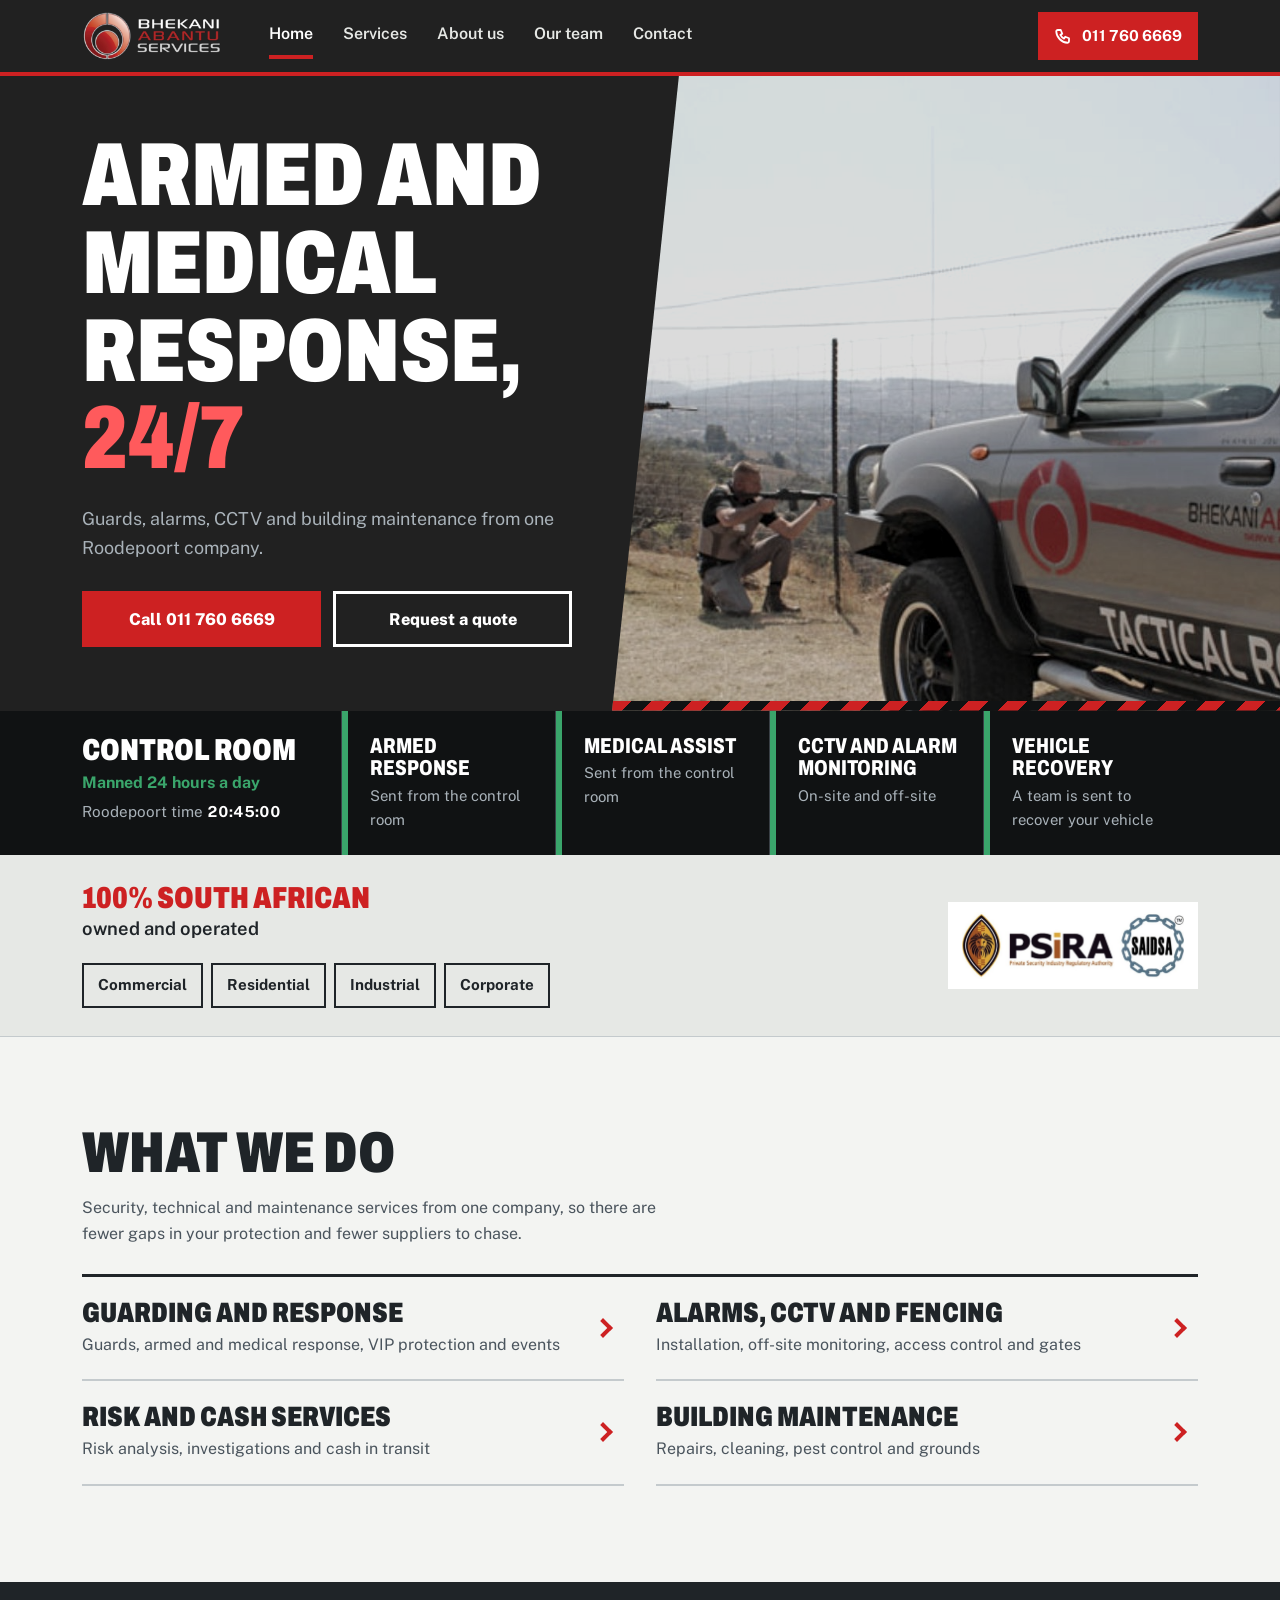
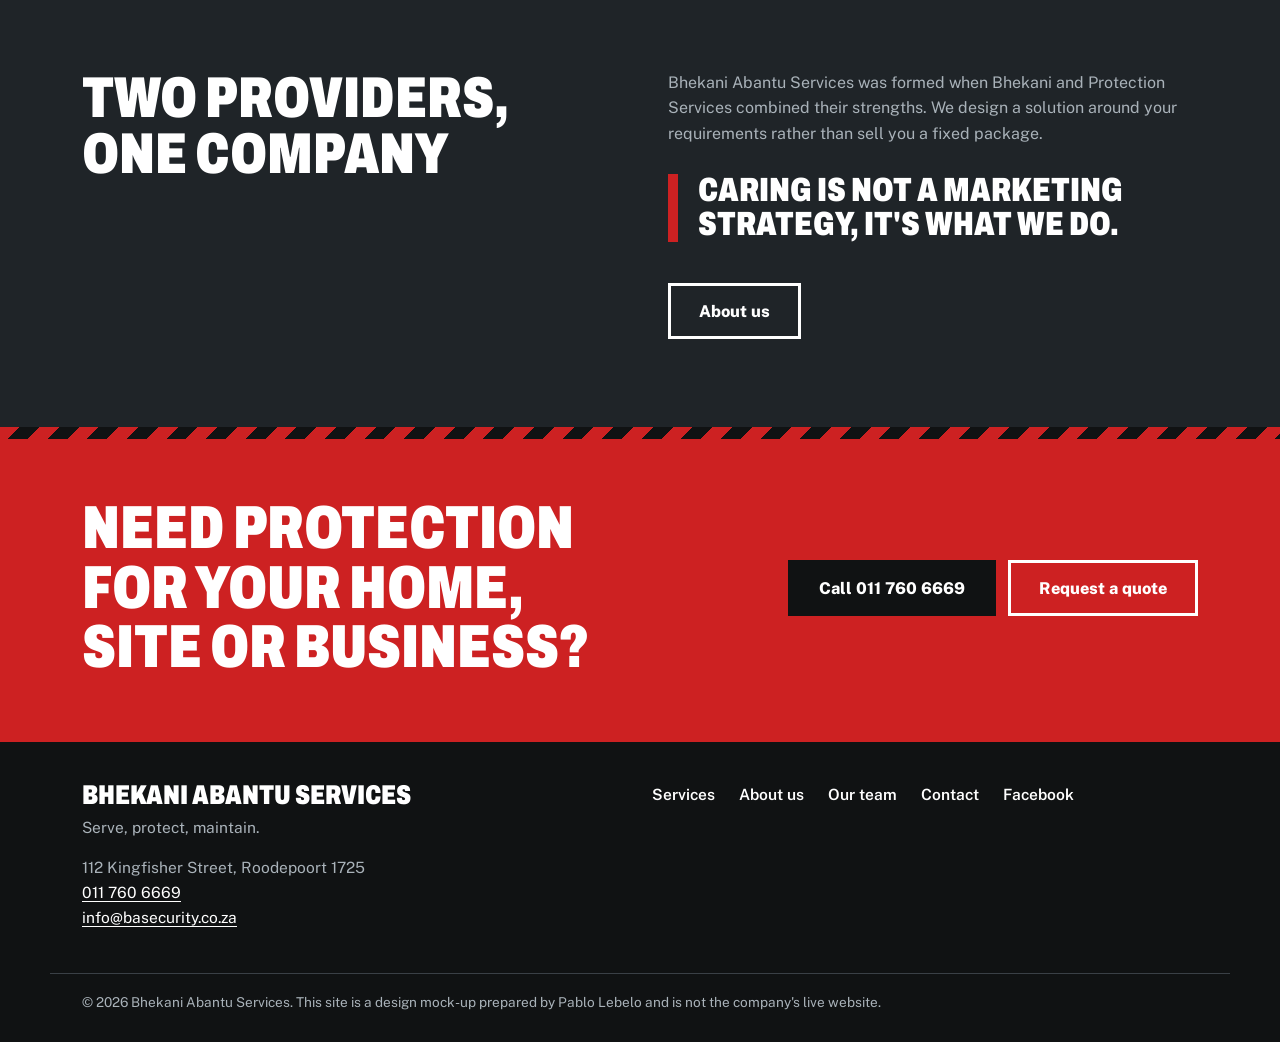
<file: index.html>
<!doctype html>
<html lang="en-ZA">
<head>
  <meta charset="utf-8">
  <meta name="viewport" content="width=device-width, initial-scale=1">
  <title>Bhekani Abantu Services | Security and maintenance in Roodepoort</title>
  <meta name="description" content="Armed and medical response from a 24/7 manned control room, plus guarding, alarms, electric fencing and building maintenance. Based in Roodepoort, Gauteng.">
  <meta name="theme-color" content="#212121">
  <link rel="preconnect" href="https://fonts.googleapis.com">
  <link rel="preconnect" href="https://fonts.gstatic.com" crossorigin>
  <link href="https://fonts.googleapis.com/css2?family=Archivo:wdth,wght@62..125,500..900&family=Public+Sans:wght@400;500;600&display=swap" rel="stylesheet">
  <link rel="stylesheet" href="styles.css">
  <script>document.documentElement.classList.add('js');</script>
</head>
<body>
  <a class="skip" href="#main">Skip to content</a>
  <header class="site-header">
    <div class="wrap header-row">
      <a class="brand" href="index.html"><img src="images/logo.png" alt="Bhekani Abantu Services" width="460" height="170"></a>
      <nav id="site-nav" class="site-nav" aria-label="Main">
        <a href="index.html" aria-current="page">Home</a>
        <a href="services.html">Services</a>
        <a href="about.html">About us</a>
        <a href="team.html">Our team</a>
        <a href="contact.html">Contact</a>
      </nav>
      <a class="call-btn" href="tel:+27117606669">
        <svg viewBox="0 0 24 24" aria-hidden="true"><path d="M5 4h4l2 5-2.5 1.5a11 11 0 0 0 5 5L15 13l5 2v4a2 2 0 0 1-2 2A16 16 0 0 1 3 6a2 2 0 0 1 2-2Z"/></svg>
        <span class="call-lbl">Call us</span><span class="call-num">011 760 6669</span>
      </a>
      <button class="menu-btn" type="button" aria-expanded="false" aria-controls="site-nav">
        <span class="sr-only">Menu</span>
        <svg class="i-open" viewBox="0 0 24 24" aria-hidden="true"><path d="M4 7h16M4 12h16M4 17h16"/></svg>
        <svg class="i-close" viewBox="0 0 24 24" aria-hidden="true"><path d="M6 6l12 12M18 6 6 18"/></svg>
      </button>
    </div>
  </header>
  <main id="main">
    <section class="hero">
      <div class="wrap hero-grid">
        <div class="hero-copy">
          <h1>Armed and medical response, <em>24/7</em></h1>
          <p class="lead">Guards, alarms, CCTV and building maintenance from one Roodepoort company.</p>
          <div class="hero-actions">
            <a class="btn btn-primary" href="tel:+27117606669">Call 011 760 6669</a>
            <a class="btn btn-ghost" href="contact.html">Request a quote</a>
          </div>
        </div>
        <figure class="hero-photo">
          <img src="images/tactical-response.jpg" alt="Bhekani Abantu tactical response vehicle with armed officers on a training range" width="1080" height="809" fetchpriority="high">
        </figure>
      </div>
    </section>

    <section class="board" aria-label="What the control room covers">
      <div class="wrap board-grid">
        <div class="board-head">
          <h2 class="board-title">Control room</h2>
          <p class="board-live">Manned 24 hours a day</p>
          <p class="board-clock">Roodepoort time <time id="clock">--:--</time></p>
        </div>
        <ul class="board-rows">
          <li><strong>Armed response</strong><span>Sent from the control room</span></li>
          <li><strong>Medical assist</strong><span>Sent from the control room</span></li>
          <li><strong>CCTV and alarm monitoring</strong><span>On-site and off-site</span></li>
          <li><strong>Vehicle recovery</strong><span>A team is sent to recover your vehicle</span></li>
        </ul>
      </div>
    </section>

    <section class="trust" aria-label="Accreditation">
      <div class="wrap trust-grid">
        <p class="trust-claim"><strong>100% South African</strong> owned and operated</p>
        <ul class="sectors" aria-label="Sectors we serve">
          <li>Commercial</li>
          <li>Residential</li>
          <li>Industrial</li>
          <li>Corporate</li>
        </ul>
        <img class="badge" src="images/psira-saidsa.jpg" alt="Registered with PSIRA, the Private Security Industry Regulatory Authority, and a member of SAIDSA" width="889" height="269">
      </div>
    </section>

    <section class="overview">
      <div class="wrap">
        <h2 class="section-title">What we do</h2>
        <p class="section-intro">Security, technical and maintenance services from one company, so there are fewer gaps in your protection and fewer suppliers to chase.</p>
        <ul class="links">
          <li><a href="service-guarding.html"><strong>Guarding and response</strong><span>Guards, armed and medical response, VIP protection and events</span></a></li>
          <li><a href="service-technical.html"><strong>Alarms, CCTV and fencing</strong><span>Installation, off-site monitoring, access control and gates</span></a></li>
          <li><a href="service-risk.html"><strong>Risk and cash services</strong><span>Risk analysis, investigations and cash in transit</span></a></li>
          <li><a href="service-maintenance.html"><strong>Building maintenance</strong><span>Repairs, cleaning, pest control and grounds</span></a></li>
        </ul>
      </div>
    </section>

    <section class="teaser">
      <div class="wrap teaser-grid">
        <h2 class="section-title">Two providers, one company</h2>
        <div>
          <p>Bhekani Abantu Services was formed when Bhekani and Protection Services combined their strengths. We design a solution around your requirements rather than sell you a fixed package.</p>
          <p class="pull">Caring is not a marketing strategy, it's what we do.</p>
          <a class="btn btn-light" href="about.html">About us</a>
        </div>
      </div>
    </section>

    <section class="cta">
      <div class="wrap cta-row">
        <h2>Need protection for your home, site or business?</h2>
        <div class="cta-actions">
          <a class="btn btn-primary" href="tel:+27117606669">Call 011 760 6669</a>
          <a class="btn btn-light" href="contact.html">Request a quote</a>
        </div>
      </div>
    </section>
  </main>
  <footer class="site-footer">
    <div class="wrap footer-row">
      <div>
        <p class="foot-brand">Bhekani Abantu Services</p>
        <p>Serve, protect, maintain.</p>
        <p>112 Kingfisher Street, Roodepoort 1725<br><a href="tel:+27117606669">011 760 6669</a><br><a href="mailto:info@basecurity.co.za">info@basecurity.co.za</a></p>
      </div>
      <nav class="foot-nav" aria-label="Footer">
        <a href="services.html">Services</a>
        <a href="about.html">About us</a>
        <a href="team.html">Our team</a>
        <a href="contact.html">Contact</a>
        <a href="https://www.facebook.com/BhekaniAbantu/" rel="noopener">Facebook</a>
      </nav>
    </div>
    <div class="wrap legal">
      <p>&copy; 2026 Bhekani Abantu Services. This site is a design mock-up prepared by Pablo Lebelo and is not the company's live website.</p>
    </div>
  </footer>
  <script src="script.js"></script>
</body>
</html>
</file>
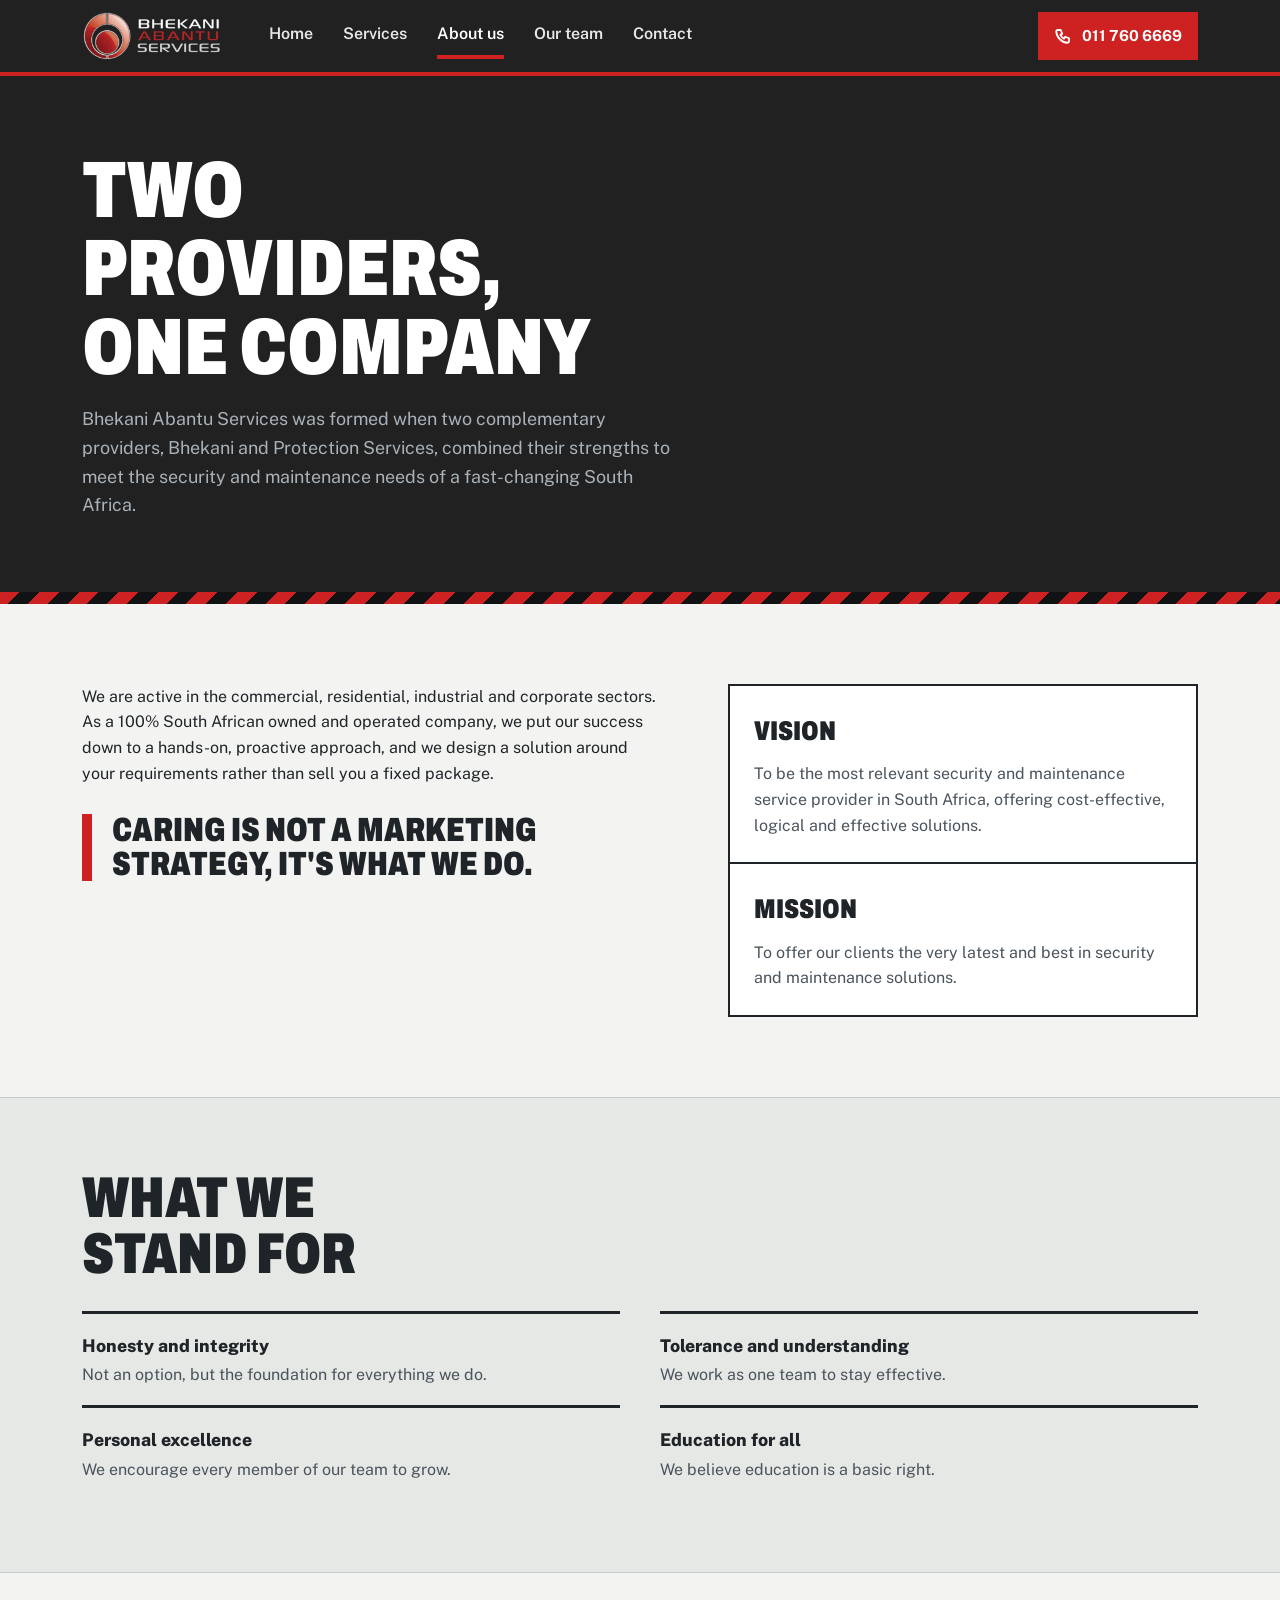
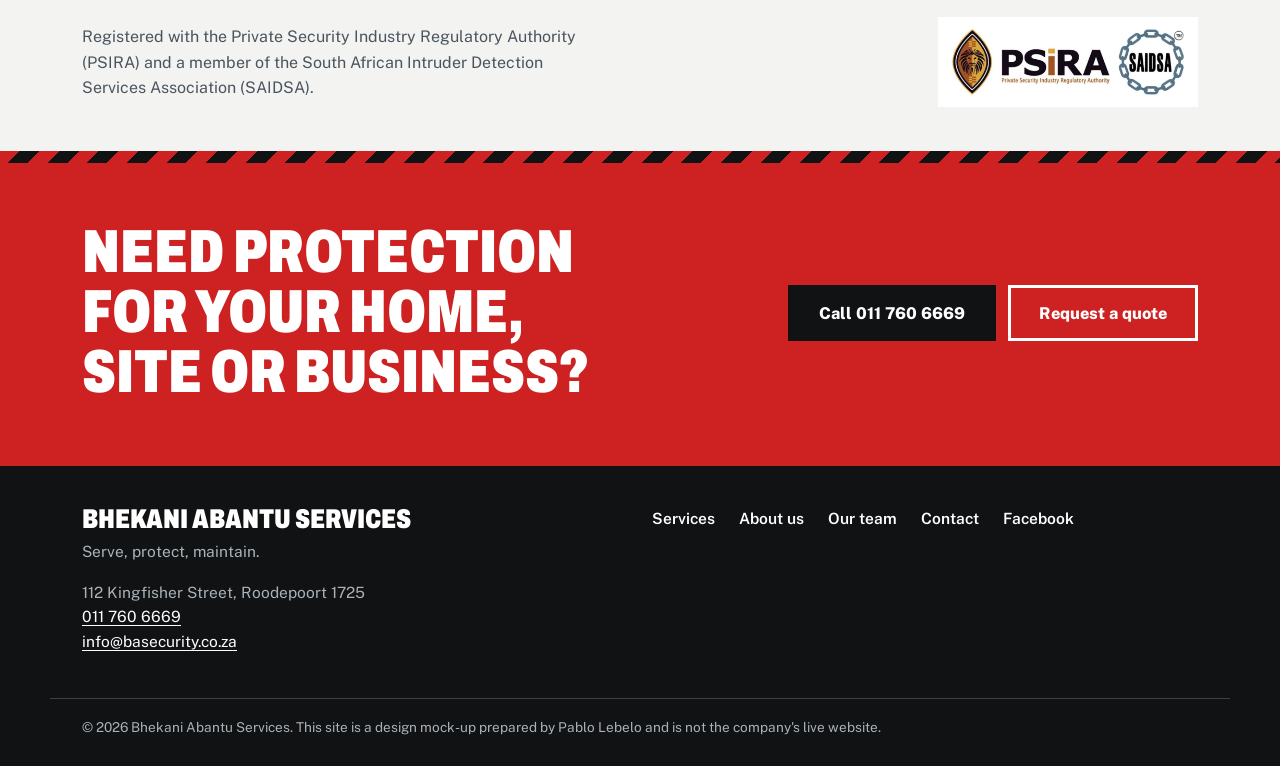
<file: about.html>
<!doctype html>
<html lang="en-ZA">
<head>
  <meta charset="utf-8">
  <meta name="viewport" content="width=device-width, initial-scale=1">
  <title>About us | Bhekani Abantu Services</title>
  <meta name="description" content="How Bhekani Abantu Services was formed, our vision, mission and values.">
  <meta name="theme-color" content="#212121">
  <link rel="preconnect" href="https://fonts.googleapis.com">
  <link rel="preconnect" href="https://fonts.gstatic.com" crossorigin>
  <link href="https://fonts.googleapis.com/css2?family=Archivo:wdth,wght@62..125,500..900&family=Public+Sans:wght@400;500;600&display=swap" rel="stylesheet">
  <link rel="stylesheet" href="styles.css">
  <script>document.documentElement.classList.add('js');</script>
</head>
<body>
  <a class="skip" href="#main">Skip to content</a>
  <header class="site-header">
    <div class="wrap header-row">
      <a class="brand" href="index.html"><img src="images/logo.png" alt="Bhekani Abantu Services" width="460" height="170"></a>
      <nav id="site-nav" class="site-nav" aria-label="Main">
        <a href="index.html">Home</a>
        <a href="services.html">Services</a>
        <a href="about.html" aria-current="page">About us</a>
        <a href="team.html">Our team</a>
        <a href="contact.html">Contact</a>
      </nav>
      <a class="call-btn" href="tel:+27117606669">
        <svg viewBox="0 0 24 24" aria-hidden="true"><path d="M5 4h4l2 5-2.5 1.5a11 11 0 0 0 5 5L15 13l5 2v4a2 2 0 0 1-2 2A16 16 0 0 1 3 6a2 2 0 0 1 2-2Z"/></svg>
        <span class="call-lbl">Call us</span><span class="call-num">011 760 6669</span>
      </a>
      <button class="menu-btn" type="button" aria-expanded="false" aria-controls="site-nav">
        <span class="sr-only">Menu</span>
        <svg class="i-open" viewBox="0 0 24 24" aria-hidden="true"><path d="M4 7h16M4 12h16M4 17h16"/></svg>
        <svg class="i-close" viewBox="0 0 24 24" aria-hidden="true"><path d="M6 6l12 12M18 6 6 18"/></svg>
      </button>
    </div>
  </header>
  <main id="main">
    <section class="page-head">
      <div class="wrap">
        <h1>Two providers, one company</h1>
        <p class="lead">Bhekani Abantu Services was formed when two complementary providers, Bhekani and Protection Services, combined their strengths to meet the security and maintenance needs of a fast-changing South Africa.</p>
      </div>
    </section>

    <section class="about">
      <div class="wrap about-grid">
        <div>
          <p>We are active in the commercial, residential, industrial and corporate sectors. As a 100% South African owned and operated company, we put our success down to a hands-on, proactive approach, and we design a solution around your requirements rather than sell you a fixed package.</p>
          <p class="pull">Caring is not a marketing strategy, it's what we do.</p>
        </div>
        <dl class="vm">
          <div><dt>Vision</dt><dd>To be the most relevant security and maintenance service provider in South Africa, offering cost-effective, logical and effective solutions.</dd></div>
          <div><dt>Mission</dt><dd>To offer our clients the very latest and best in security and maintenance solutions.</dd></div>
        </dl>
      </div>
    </section>

    <section class="values">
      <div class="wrap">
        <h2 class="section-title">What we stand for</h2>
        <ul class="value-list">
          <li><strong>Honesty and integrity</strong><span>Not an option, but the foundation for everything we do.</span></li>
          <li><strong>Tolerance and understanding</strong><span>We work as one team to stay effective.</span></li>
          <li><strong>Personal excellence</strong><span>We encourage every member of our team to grow.</span></li>
          <li><strong>Education for all</strong><span>We believe education is a basic right.</span></li>
        </ul>
      </div>
    </section>

    <section class="accred">
      <div class="wrap accred-row">
        <p>Registered with the Private Security Industry Regulatory Authority (PSIRA) and a member of the South African Intruder Detection Services Association (SAIDSA).</p>
        <img src="images/psira-saidsa.jpg" alt="PSIRA and SAIDSA logos" width="889" height="269" loading="lazy">
      </div>
    </section>

    <section class="cta">
      <div class="wrap cta-row">
        <h2>Need protection for your home, site or business?</h2>
        <div class="cta-actions">
          <a class="btn btn-primary" href="tel:+27117606669">Call 011 760 6669</a>
          <a class="btn btn-light" href="contact.html">Request a quote</a>
        </div>
      </div>
    </section>
  </main>
  <footer class="site-footer">
    <div class="wrap footer-row">
      <div>
        <p class="foot-brand">Bhekani Abantu Services</p>
        <p>Serve, protect, maintain.</p>
        <p>112 Kingfisher Street, Roodepoort 1725<br><a href="tel:+27117606669">011 760 6669</a><br><a href="mailto:info@basecurity.co.za">info@basecurity.co.za</a></p>
      </div>
      <nav class="foot-nav" aria-label="Footer">
        <a href="services.html">Services</a>
        <a href="about.html">About us</a>
        <a href="team.html">Our team</a>
        <a href="contact.html">Contact</a>
        <a href="https://www.facebook.com/BhekaniAbantu/" rel="noopener">Facebook</a>
      </nav>
    </div>
    <div class="wrap legal">
      <p>&copy; 2026 Bhekani Abantu Services. This site is a design mock-up prepared by Pablo Lebelo and is not the company's live website.</p>
    </div>
  </footer>
  <script src="script.js"></script>
</body>
</html>
</file>
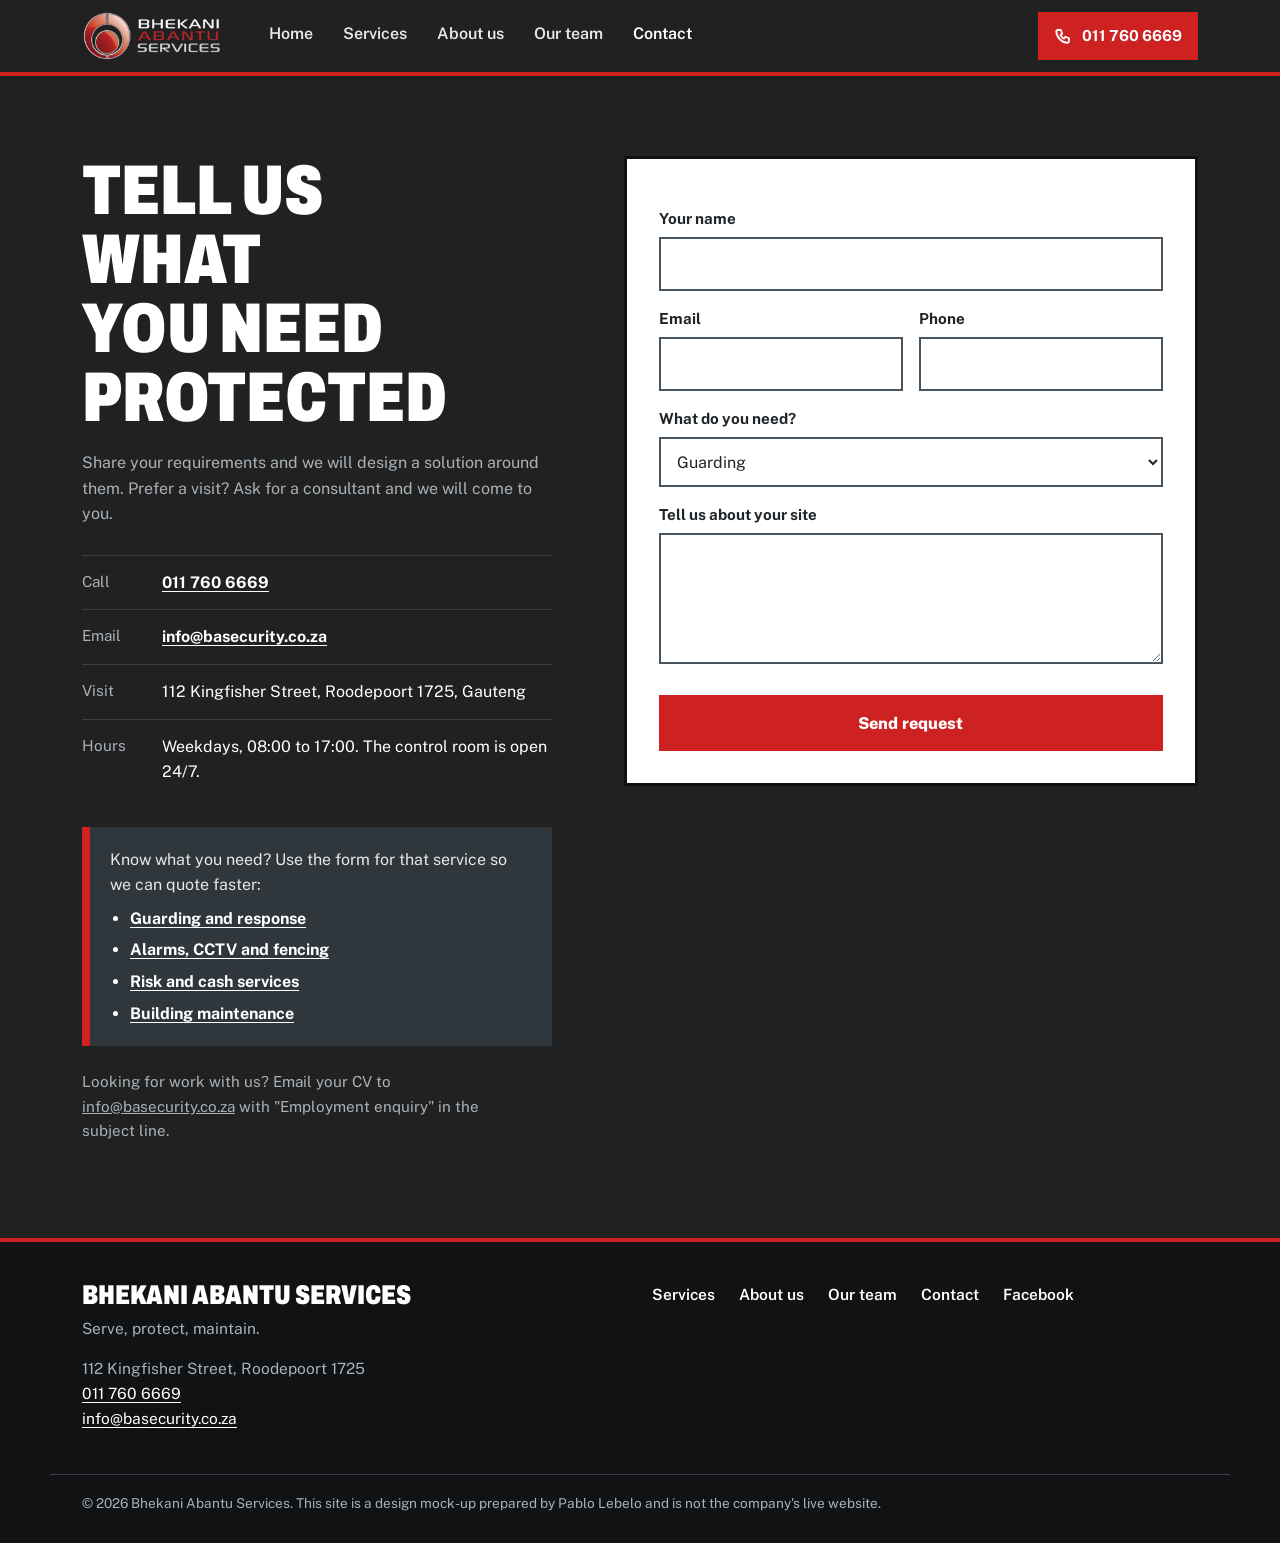
<file: contact.html>
<!doctype html>
<html lang="en-ZA">
<head>
  <meta charset="utf-8">
  <meta name="viewport" content="width=device-width, initial-scale=1">
  <title>Contact us | Bhekani Abantu Services</title>
  <meta name="description" content="Request a quote or book a consultant visit. Call 011 760 6669 or email info@basecurity.co.za.">
  <meta name="theme-color" content="#212121">
  <link rel="preconnect" href="https://fonts.googleapis.com">
  <link rel="preconnect" href="https://fonts.gstatic.com" crossorigin>
  <link href="https://fonts.googleapis.com/css2?family=Archivo:wdth,wght@62..125,500..900&family=Public+Sans:wght@400;500;600&display=swap" rel="stylesheet">
  <link rel="stylesheet" href="styles.css">
  <script>document.documentElement.classList.add('js');</script>
</head>
<body>
  <a class="skip" href="#main">Skip to content</a>
  <header class="site-header">
    <div class="wrap header-row">
      <a class="brand" href="index.html"><img src="images/logo.png" alt="Bhekani Abantu Services" width="460" height="170"></a>
      <nav id="site-nav" class="site-nav" aria-label="Main">
        <a href="index.html">Home</a>
        <a href="services.html">Services</a>
        <a href="about.html">About us</a>
        <a href="team.html">Our team</a>
        <a href="contact.html" aria-current="page">Contact</a>
      </nav>
      <a class="call-btn" href="tel:+27117606669">
        <svg viewBox="0 0 24 24" aria-hidden="true"><path d="M5 4h4l2 5-2.5 1.5a11 11 0 0 0 5 5L15 13l5 2v4a2 2 0 0 1-2 2A16 16 0 0 1 3 6a2 2 0 0 1 2-2Z"/></svg>
        <span class="call-lbl">Call us</span><span class="call-num">011 760 6669</span>
      </a>
      <button class="menu-btn" type="button" aria-expanded="false" aria-controls="site-nav">
        <span class="sr-only">Menu</span>
        <svg class="i-open" viewBox="0 0 24 24" aria-hidden="true"><path d="M4 7h16M4 12h16M4 17h16"/></svg>
        <svg class="i-close" viewBox="0 0 24 24" aria-hidden="true"><path d="M6 6l12 12M18 6 6 18"/></svg>
      </button>
    </div>
  </header>
  <main id="main">
    <section class="quote">
      <div class="wrap quote-grid">
        <div class="quote-copy">
          <h1 class="section-title">Tell us what you need protected</h1>
          <p>Share your requirements and we will design a solution around them. Prefer a visit? Ask for a consultant and we will come to you.</p>
          <ul class="contact-list">
            <li><span>Call</span><a href="tel:+27117606669">011 760 6669</a></li>
            <li><span>Email</span><a href="mailto:info@basecurity.co.za">info@basecurity.co.za</a></li>
            <li><span>Visit</span>112 Kingfisher Street, Roodepoort 1725, Gauteng</li>
            <li><span>Hours</span>Weekdays, 08:00 to 17:00. The control room is open 24/7.</li>
          </ul>
          <div class="pick">
            <p>Know what you need? Use the form for that service so we can quote faster:</p>
            <ul>
              <li><a href="quote-guarding.html">Guarding and response</a></li>
              <li><a href="quote-technical.html">Alarms, CCTV and fencing</a></li>
              <li><a href="quote-risk.html">Risk and cash services</a></li>
              <li><a href="quote-maintenance.html">Building maintenance</a></li>
            </ul>
          </div>
          <p class="careers">Looking for work with us? Email your CV to <a href="mailto:info@basecurity.co.za?subject=Employment%20enquiry">info@basecurity.co.za</a> with "Employment enquiry" in the subject line.</p>
        </div>

        <form class="form qform" name="general-enquiry" method="POST" novalidate>
          <label for="f-name">Your name</label>
          <input id="f-name" name="name" type="text" autocomplete="name" required>
          <div class="two">
            <div><label for="f-email">Email</label><input id="f-email" name="email" type="email" autocomplete="email" required></div>
            <div><label for="f-phone">Phone</label><input id="f-phone" name="phone" type="tel" autocomplete="tel" required></div>
          </div>
          <label for="f-service">What do you need?</label>
          <select id="f-service" name="service">
            <option>Guarding</option>
            <option>Armed and medical response</option>
            <option>Alarms, CCTV and fencing</option>
            <option>Off-site monitoring</option>
            <option>Event security</option>
            <option>Building maintenance</option>
            <option>A consultant visit</option>
            <option>Something else</option>
          </select>
          <label for="f-msg">Tell us about your site</label>
          <textarea id="f-msg" name="message" rows="4"></textarea>
          <p class="form-error" role="alert" hidden></p>
          <button class="btn btn-primary" type="submit">Send request</button>
        </form>
        <div class="sent" role="status" hidden tabindex="-1">
          <h2>Request sent</h2>
          <p>Thanks. Our team will contact you within one working day.</p>
          <p class="mock-note">This is a mock-up, so nothing was actually sent. On the live site this request would go to info@basecurity.co.za.</p>
          <a class="btn btn-ghost" href="index.html">Back to home</a>
        </div>
      </div>
    </section>
  </main>
  <footer class="site-footer">
    <div class="wrap footer-row">
      <div>
        <p class="foot-brand">Bhekani Abantu Services</p>
        <p>Serve, protect, maintain.</p>
        <p>112 Kingfisher Street, Roodepoort 1725<br><a href="tel:+27117606669">011 760 6669</a><br><a href="mailto:info@basecurity.co.za">info@basecurity.co.za</a></p>
      </div>
      <nav class="foot-nav" aria-label="Footer">
        <a href="services.html">Services</a>
        <a href="about.html">About us</a>
        <a href="team.html">Our team</a>
        <a href="contact.html">Contact</a>
        <a href="https://www.facebook.com/BhekaniAbantu/" rel="noopener">Facebook</a>
      </nav>
    </div>
    <div class="wrap legal">
      <p>&copy; 2026 Bhekani Abantu Services. This site is a design mock-up prepared by Pablo Lebelo and is not the company's live website.</p>
    </div>
  </footer>
  <script src="script.js"></script>
</body>
</html>
</file>
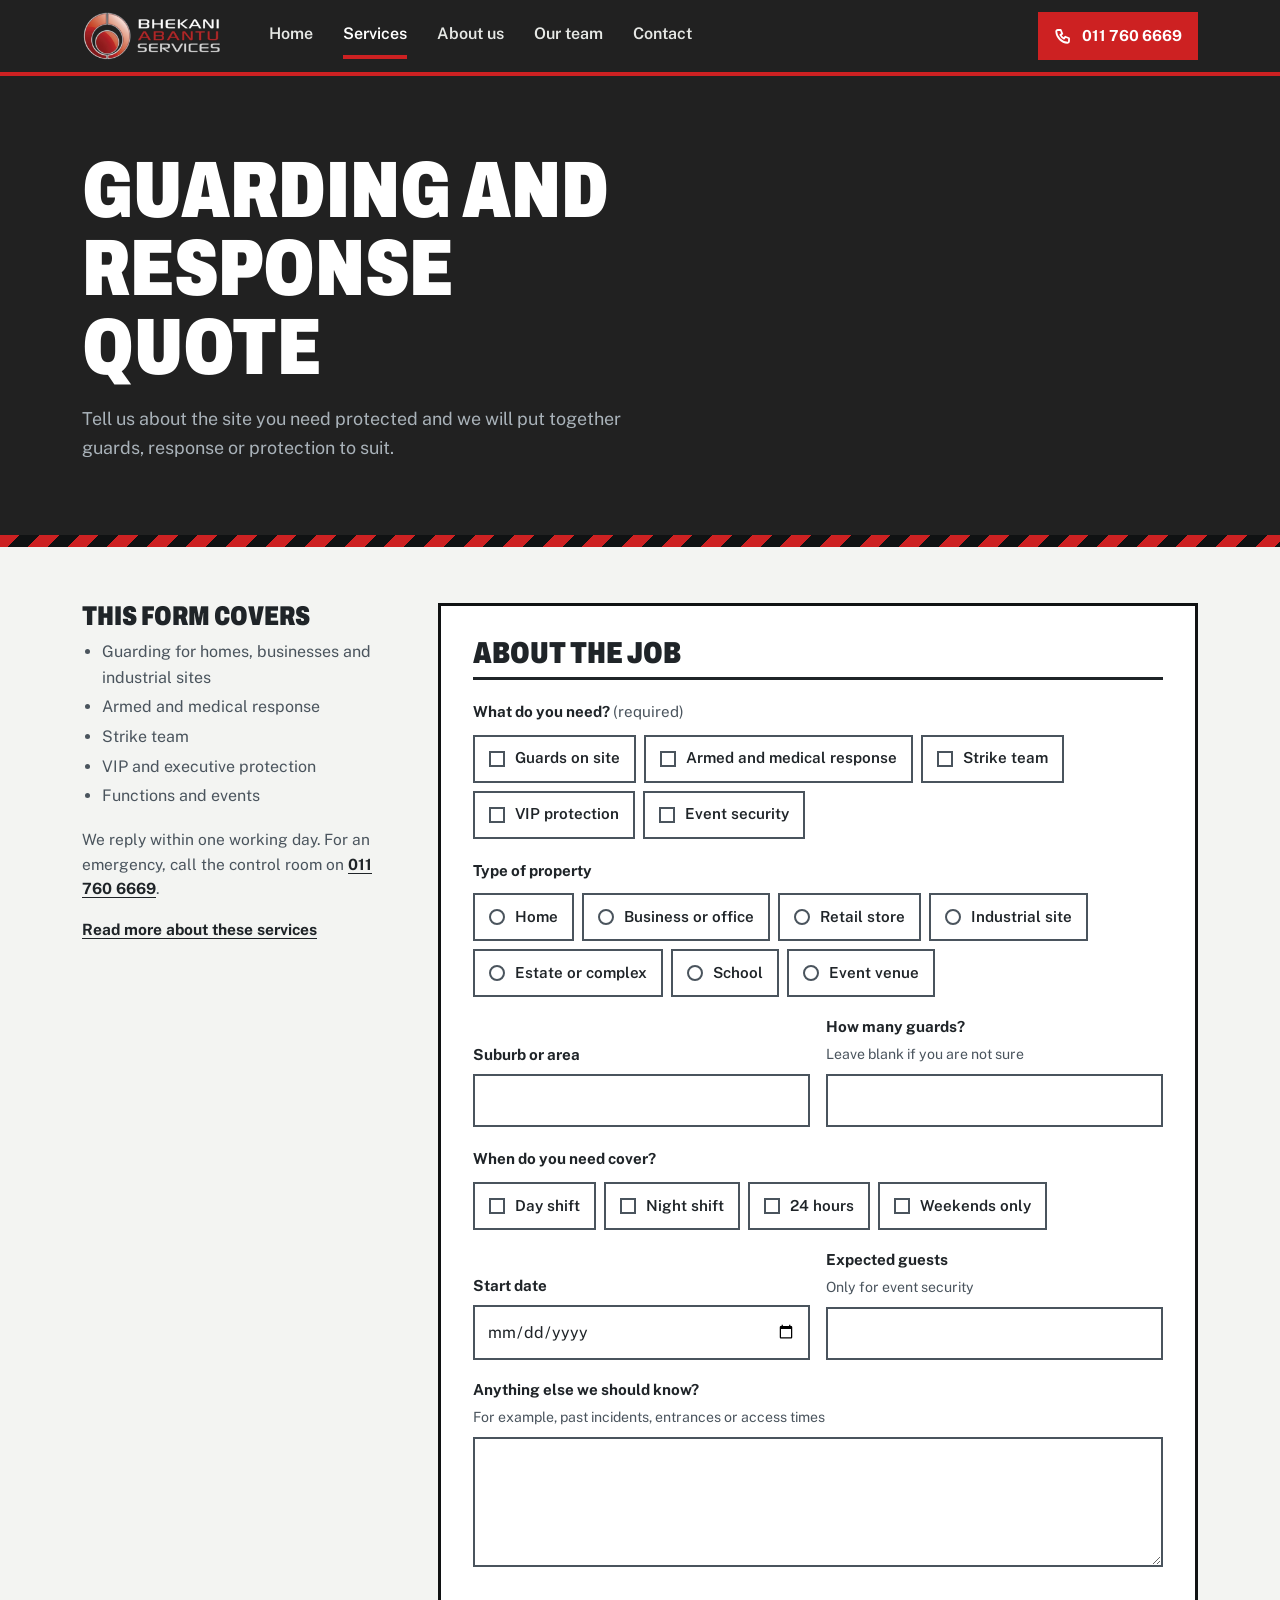
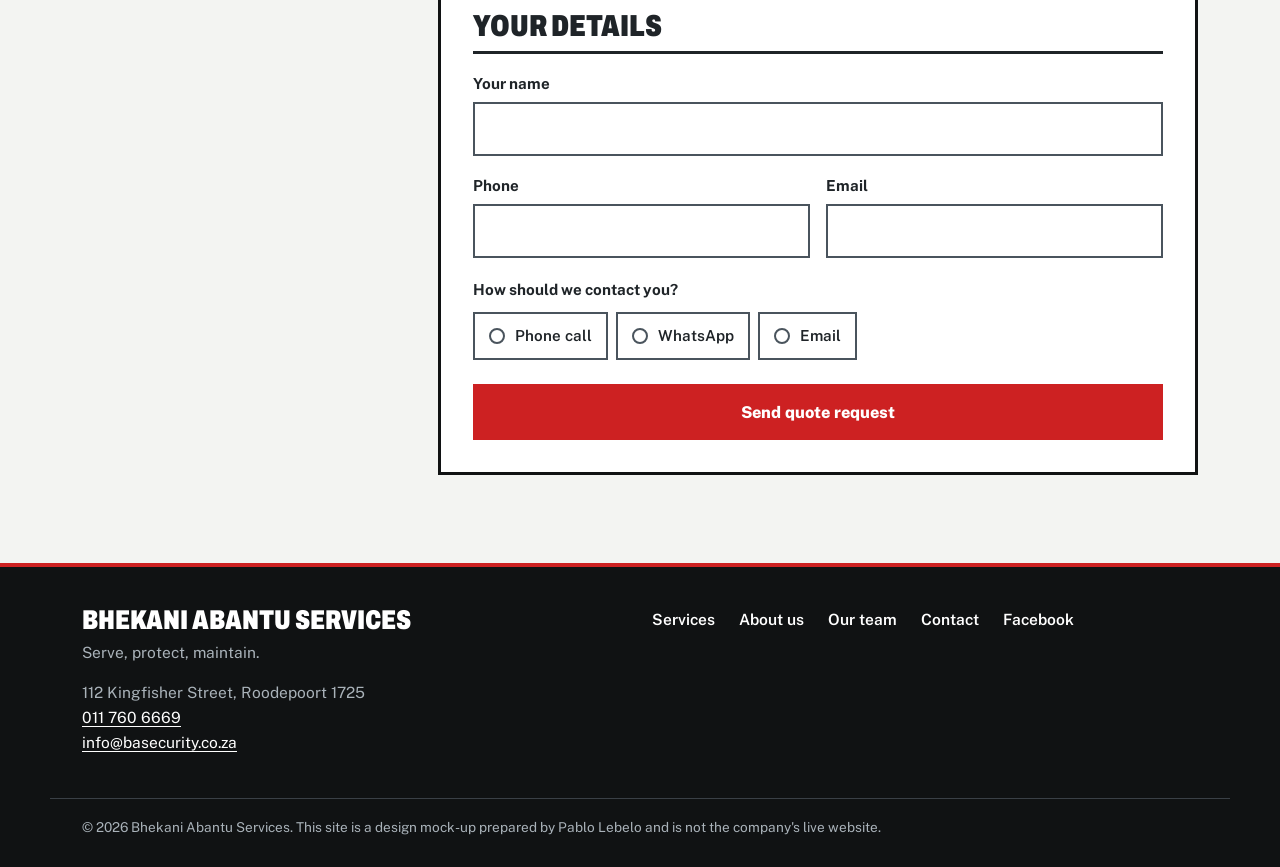
<file: quote-guarding.html>
<!doctype html>
<html lang="en-ZA">
<head>
  <meta charset="utf-8">
  <meta name="viewport" content="width=device-width, initial-scale=1">
  <title>Guarding and response quote | Bhekani Abantu Services</title>
  <meta name="description" content="Request a quote for guarding and response from Bhekani Abantu Services.">
  <meta name="theme-color" content="#212121">
  <link rel="preconnect" href="https://fonts.googleapis.com">
  <link rel="preconnect" href="https://fonts.gstatic.com" crossorigin>
  <link href="https://fonts.googleapis.com/css2?family=Archivo:wdth,wght@62..125,500..900&family=Public+Sans:wght@400;500;600&display=swap" rel="stylesheet">
  <link rel="stylesheet" href="styles.css">
  <script>document.documentElement.classList.add('js');</script>
</head>
<body>
  <a class="skip" href="#main">Skip to content</a>
  <header class="site-header">
    <div class="wrap header-row">
      <a class="brand" href="index.html"><img src="images/logo.png" alt="Bhekani Abantu Services" width="460" height="170"></a>
      <nav id="site-nav" class="site-nav" aria-label="Main">
        <a href="index.html">Home</a>
        <a href="services.html" aria-current="page">Services</a>
        <a href="about.html">About us</a>
        <a href="team.html">Our team</a>
        <a href="contact.html">Contact</a>
      </nav>
      <a class="call-btn" href="tel:+27117606669">
        <svg viewBox="0 0 24 24" aria-hidden="true"><path d="M5 4h4l2 5-2.5 1.5a11 11 0 0 0 5 5L15 13l5 2v4a2 2 0 0 1-2 2A16 16 0 0 1 3 6a2 2 0 0 1 2-2Z"/></svg>
        <span class="call-lbl">Call us</span><span class="call-num">011 760 6669</span>
      </a>
      <button class="menu-btn" type="button" aria-expanded="false" aria-controls="site-nav">
        <span class="sr-only">Menu</span>
        <svg class="i-open" viewBox="0 0 24 24" aria-hidden="true"><path d="M4 7h16M4 12h16M4 17h16"/></svg>
        <svg class="i-close" viewBox="0 0 24 24" aria-hidden="true"><path d="M6 6l12 12M18 6 6 18"/></svg>
      </button>
    </div>
  </header>
  <main id="main">
    <section class="page-head">
      <div class="wrap">
        <h1>Guarding and response quote</h1>
        <p class="lead">Tell us about the site you need protected and we will put together guards, response or protection to suit.</p>
      </div>
    </section>

    <section class="qpage">
      <div class="wrap qpage-grid">
        <aside class="qside">
          <h2>This form covers</h2>
          <ul>
            <li>Guarding for homes, businesses and industrial sites</li>
            <li>Armed and medical response</li>
            <li>Strike team</li>
            <li>VIP and executive protection</li>
            <li>Functions and events</li>
          </ul>
          <p>We reply within one working day. For an emergency, call the control room on <a href="tel:+27117606669">011 760 6669</a>.</p>
          <p><a href="service-guarding.html">Read more about these services</a></p>
        </aside>

        <div class="qmain">
        <form class="form qform" name="quote-guarding" method="POST" novalidate>
          <input type="hidden" name="service-group" value="Guarding and response">
          <h2 class="form-step">About the job</h2>
          <fieldset class="chip-set" data-name="services" data-required>
            <legend>What do you need? <span class="req">(required)</span></legend>
            <div class="chips">
              <label class="chip"><input type="checkbox" name="services" value="Guards on site"><span>Guards on site</span></label>
              <label class="chip"><input type="checkbox" name="services" value="Armed and medical response"><span>Armed and medical response</span></label>
              <label class="chip"><input type="checkbox" name="services" value="Strike team"><span>Strike team</span></label>
              <label class="chip"><input type="checkbox" name="services" value="VIP protection"><span>VIP protection</span></label>
              <label class="chip"><input type="checkbox" name="services" value="Event security"><span>Event security</span></label>
            </div>
          </fieldset>
          <fieldset class="chip-set" data-name="property">
            <legend>Type of property</legend>
            <div class="chips">
              <label class="chip"><input type="radio" name="property" value="Home"><span>Home</span></label>
              <label class="chip"><input type="radio" name="property" value="Business or office"><span>Business or office</span></label>
              <label class="chip"><input type="radio" name="property" value="Retail store"><span>Retail store</span></label>
              <label class="chip"><input type="radio" name="property" value="Industrial site"><span>Industrial site</span></label>
              <label class="chip"><input type="radio" name="property" value="Estate or complex"><span>Estate or complex</span></label>
              <label class="chip"><input type="radio" name="property" value="School"><span>School</span></label>
              <label class="chip"><input type="radio" name="property" value="Event venue"><span>Event venue</span></label>
            </div>
          </fieldset>
          <div class="two">
          <div class="field"><label for="suburb">Suburb or area</label><input id="suburb" name="suburb" type="text" autocomplete="address-level2" required></div>
          <div class="field"><label for="guards">How many guards?</label><span class="hint" id="guards-hint">Leave blank if you are not sure</span><input id="guards" name="guards" type="number" aria-describedby="guards-hint" min="1" inputmode="numeric"></div>
          </div>
          <fieldset class="chip-set" data-name="shifts">
            <legend>When do you need cover?</legend>
            <div class="chips">
              <label class="chip"><input type="checkbox" name="shifts" value="Day shift"><span>Day shift</span></label>
              <label class="chip"><input type="checkbox" name="shifts" value="Night shift"><span>Night shift</span></label>
              <label class="chip"><input type="checkbox" name="shifts" value="24 hours"><span>24 hours</span></label>
              <label class="chip"><input type="checkbox" name="shifts" value="Weekends only"><span>Weekends only</span></label>
            </div>
          </fieldset>
          <div class="two">
          <div class="field"><label for="start">Start date</label><input id="start" name="start" type="date"></div>
          <div class="field"><label for="guests">Expected guests</label><span class="hint" id="guests-hint">Only for event security</span><input id="guests" name="guests" type="number" aria-describedby="guests-hint" min="1" inputmode="numeric"></div>
          </div>
          <div class="field"><label for="notes">Anything else we should know?</label><span class="hint" id="notes-hint">For example, past incidents, entrances or access times</span><textarea id="notes" name="notes" rows="4" aria-describedby="notes-hint"></textarea></div>
          <h2 class="form-step">Your details</h2>
          <div class="field"><label for="name">Your name</label><input id="name" name="name" type="text" autocomplete="name" required></div>
          <div class="two">
          <div class="field"><label for="phone">Phone</label><input id="phone" name="phone" type="tel" autocomplete="tel" required></div>
          <div class="field"><label for="email">Email</label><input id="email" name="email" type="email" autocomplete="email" required></div>
          </div>
          <fieldset class="chip-set" data-name="contact-method">
            <legend>How should we contact you?</legend>
            <div class="chips">
              <label class="chip"><input type="radio" name="contact-method" value="Phone call"><span>Phone call</span></label>
              <label class="chip"><input type="radio" name="contact-method" value="WhatsApp"><span>WhatsApp</span></label>
              <label class="chip"><input type="radio" name="contact-method" value="Email"><span>Email</span></label>
            </div>
          </fieldset>
          <p class="form-error" role="alert" hidden></p>
          <button class="btn btn-primary" type="submit">Send quote request</button>
        </form>

        <div class="sent" role="status" hidden tabindex="-1">
          <h2>Quote request sent</h2>
          <p>Thanks. Our team will contact you within one working day about your guarding and response quote.</p>
          <p class="mock-note">This is a mock-up, so nothing was actually sent. On the live site this request would go to info@basecurity.co.za.</p>
          <a class="btn btn-ghost" href="index.html">Back to home</a>
        </div>
        </div>
      </div>
    </section>
  </main>
  <footer class="site-footer">
    <div class="wrap footer-row">
      <div>
        <p class="foot-brand">Bhekani Abantu Services</p>
        <p>Serve, protect, maintain.</p>
        <p>112 Kingfisher Street, Roodepoort 1725<br><a href="tel:+27117606669">011 760 6669</a><br><a href="mailto:info@basecurity.co.za">info@basecurity.co.za</a></p>
      </div>
      <nav class="foot-nav" aria-label="Footer">
        <a href="services.html">Services</a>
        <a href="about.html">About us</a>
        <a href="team.html">Our team</a>
        <a href="contact.html">Contact</a>
        <a href="https://www.facebook.com/BhekaniAbantu/" rel="noopener">Facebook</a>
      </nav>
    </div>
    <div class="wrap legal">
      <p>&copy; 2026 Bhekani Abantu Services. This site is a design mock-up prepared by Pablo Lebelo and is not the company's live website.</p>
    </div>
  </footer>
  <script src="script.js"></script>
</body>
</html>
</file>
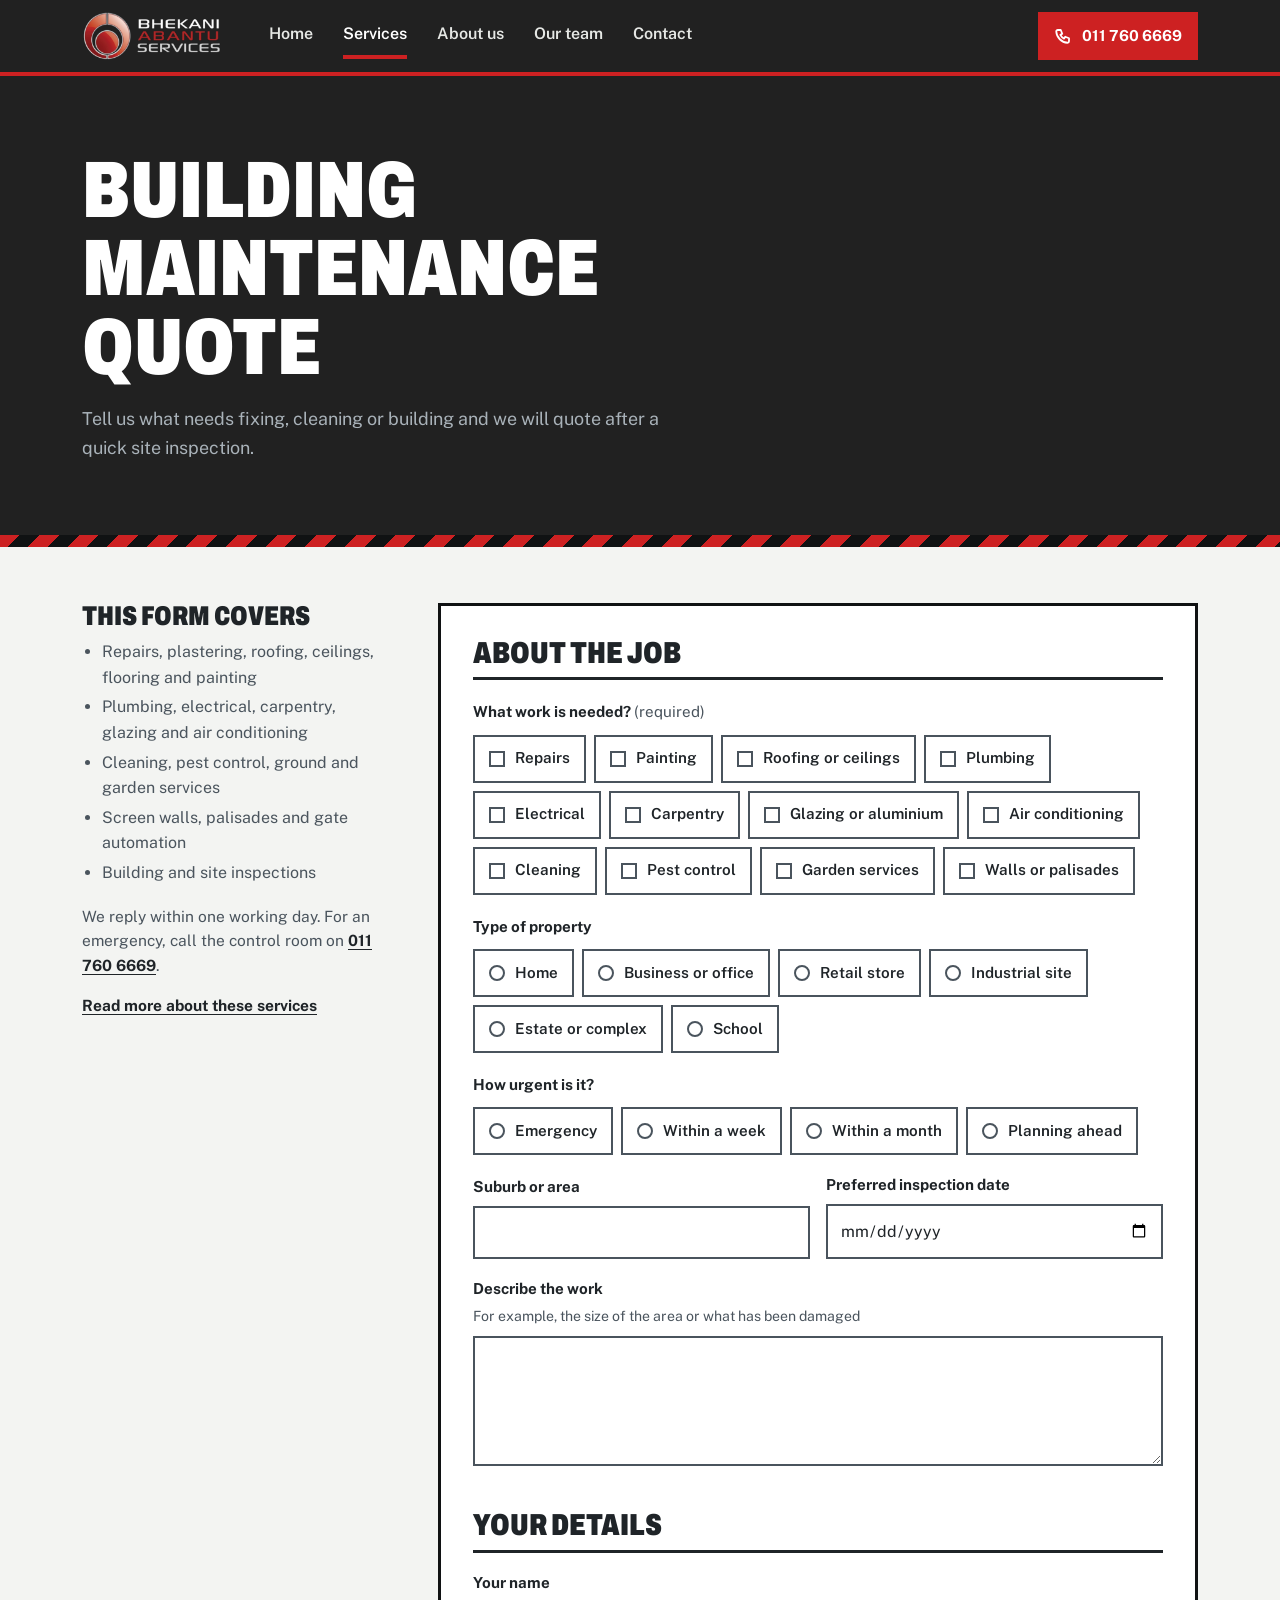
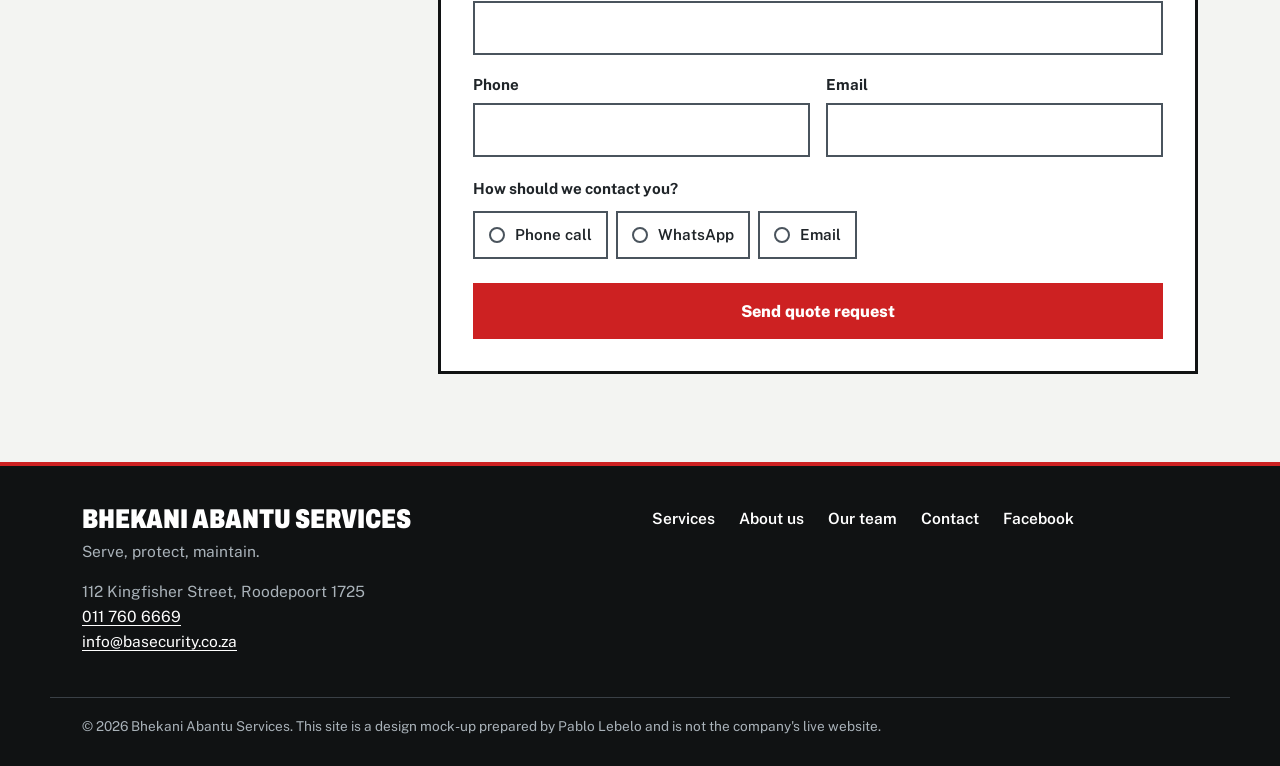
<file: quote-maintenance.html>
<!doctype html>
<html lang="en-ZA">
<head>
  <meta charset="utf-8">
  <meta name="viewport" content="width=device-width, initial-scale=1">
  <title>Building maintenance quote | Bhekani Abantu Services</title>
  <meta name="description" content="Request a quote for building maintenance from Bhekani Abantu Services.">
  <meta name="theme-color" content="#212121">
  <link rel="preconnect" href="https://fonts.googleapis.com">
  <link rel="preconnect" href="https://fonts.gstatic.com" crossorigin>
  <link href="https://fonts.googleapis.com/css2?family=Archivo:wdth,wght@62..125,500..900&family=Public+Sans:wght@400;500;600&display=swap" rel="stylesheet">
  <link rel="stylesheet" href="styles.css">
  <script>document.documentElement.classList.add('js');</script>
</head>
<body>
  <a class="skip" href="#main">Skip to content</a>
  <header class="site-header">
    <div class="wrap header-row">
      <a class="brand" href="index.html"><img src="images/logo.png" alt="Bhekani Abantu Services" width="460" height="170"></a>
      <nav id="site-nav" class="site-nav" aria-label="Main">
        <a href="index.html">Home</a>
        <a href="services.html" aria-current="page">Services</a>
        <a href="about.html">About us</a>
        <a href="team.html">Our team</a>
        <a href="contact.html">Contact</a>
      </nav>
      <a class="call-btn" href="tel:+27117606669">
        <svg viewBox="0 0 24 24" aria-hidden="true"><path d="M5 4h4l2 5-2.5 1.5a11 11 0 0 0 5 5L15 13l5 2v4a2 2 0 0 1-2 2A16 16 0 0 1 3 6a2 2 0 0 1 2-2Z"/></svg>
        <span class="call-lbl">Call us</span><span class="call-num">011 760 6669</span>
      </a>
      <button class="menu-btn" type="button" aria-expanded="false" aria-controls="site-nav">
        <span class="sr-only">Menu</span>
        <svg class="i-open" viewBox="0 0 24 24" aria-hidden="true"><path d="M4 7h16M4 12h16M4 17h16"/></svg>
        <svg class="i-close" viewBox="0 0 24 24" aria-hidden="true"><path d="M6 6l12 12M18 6 6 18"/></svg>
      </button>
    </div>
  </header>
  <main id="main">
    <section class="page-head">
      <div class="wrap">
        <h1>Building maintenance quote</h1>
        <p class="lead">Tell us what needs fixing, cleaning or building and we will quote after a quick site inspection.</p>
      </div>
    </section>

    <section class="qpage">
      <div class="wrap qpage-grid">
        <aside class="qside">
          <h2>This form covers</h2>
          <ul>
            <li>Repairs, plastering, roofing, ceilings, flooring and painting</li>
            <li>Plumbing, electrical, carpentry, glazing and air conditioning</li>
            <li>Cleaning, pest control, ground and garden services</li>
            <li>Screen walls, palisades and gate automation</li>
            <li>Building and site inspections</li>
          </ul>
          <p>We reply within one working day. For an emergency, call the control room on <a href="tel:+27117606669">011 760 6669</a>.</p>
          <p><a href="service-maintenance.html">Read more about these services</a></p>
        </aside>

        <div class="qmain">
        <form class="form qform" name="quote-maintenance" method="POST" novalidate>
          <input type="hidden" name="service-group" value="Building maintenance">
          <h2 class="form-step">About the job</h2>
          <fieldset class="chip-set" data-name="work" data-required>
            <legend>What work is needed? <span class="req">(required)</span></legend>
            <div class="chips">
              <label class="chip"><input type="checkbox" name="work" value="Repairs"><span>Repairs</span></label>
              <label class="chip"><input type="checkbox" name="work" value="Painting"><span>Painting</span></label>
              <label class="chip"><input type="checkbox" name="work" value="Roofing or ceilings"><span>Roofing or ceilings</span></label>
              <label class="chip"><input type="checkbox" name="work" value="Plumbing"><span>Plumbing</span></label>
              <label class="chip"><input type="checkbox" name="work" value="Electrical"><span>Electrical</span></label>
              <label class="chip"><input type="checkbox" name="work" value="Carpentry"><span>Carpentry</span></label>
              <label class="chip"><input type="checkbox" name="work" value="Glazing or aluminium"><span>Glazing or aluminium</span></label>
              <label class="chip"><input type="checkbox" name="work" value="Air conditioning"><span>Air conditioning</span></label>
              <label class="chip"><input type="checkbox" name="work" value="Cleaning"><span>Cleaning</span></label>
              <label class="chip"><input type="checkbox" name="work" value="Pest control"><span>Pest control</span></label>
              <label class="chip"><input type="checkbox" name="work" value="Garden services"><span>Garden services</span></label>
              <label class="chip"><input type="checkbox" name="work" value="Walls or palisades"><span>Walls or palisades</span></label>
            </div>
          </fieldset>
          <fieldset class="chip-set" data-name="property">
            <legend>Type of property</legend>
            <div class="chips">
              <label class="chip"><input type="radio" name="property" value="Home"><span>Home</span></label>
              <label class="chip"><input type="radio" name="property" value="Business or office"><span>Business or office</span></label>
              <label class="chip"><input type="radio" name="property" value="Retail store"><span>Retail store</span></label>
              <label class="chip"><input type="radio" name="property" value="Industrial site"><span>Industrial site</span></label>
              <label class="chip"><input type="radio" name="property" value="Estate or complex"><span>Estate or complex</span></label>
              <label class="chip"><input type="radio" name="property" value="School"><span>School</span></label>
            </div>
          </fieldset>
          <fieldset class="chip-set" data-name="urgency">
            <legend>How urgent is it?</legend>
            <div class="chips">
              <label class="chip"><input type="radio" name="urgency" value="Emergency"><span>Emergency</span></label>
              <label class="chip"><input type="radio" name="urgency" value="Within a week"><span>Within a week</span></label>
              <label class="chip"><input type="radio" name="urgency" value="Within a month"><span>Within a month</span></label>
              <label class="chip"><input type="radio" name="urgency" value="Planning ahead"><span>Planning ahead</span></label>
            </div>
          </fieldset>
          <div class="two">
          <div class="field"><label for="suburb">Suburb or area</label><input id="suburb" name="suburb" type="text" autocomplete="address-level2" required></div>
          <div class="field"><label for="visit">Preferred inspection date</label><input id="visit" name="visit" type="date"></div>
          </div>
          <div class="field"><label for="notes">Describe the work</label><span class="hint" id="notes-hint">For example, the size of the area or what has been damaged</span><textarea id="notes" name="notes" rows="4" aria-describedby="notes-hint"></textarea></div>
          <h2 class="form-step">Your details</h2>
          <div class="field"><label for="name">Your name</label><input id="name" name="name" type="text" autocomplete="name" required></div>
          <div class="two">
          <div class="field"><label for="phone">Phone</label><input id="phone" name="phone" type="tel" autocomplete="tel" required></div>
          <div class="field"><label for="email">Email</label><input id="email" name="email" type="email" autocomplete="email" required></div>
          </div>
          <fieldset class="chip-set" data-name="contact-method">
            <legend>How should we contact you?</legend>
            <div class="chips">
              <label class="chip"><input type="radio" name="contact-method" value="Phone call"><span>Phone call</span></label>
              <label class="chip"><input type="radio" name="contact-method" value="WhatsApp"><span>WhatsApp</span></label>
              <label class="chip"><input type="radio" name="contact-method" value="Email"><span>Email</span></label>
            </div>
          </fieldset>
          <p class="form-error" role="alert" hidden></p>
          <button class="btn btn-primary" type="submit">Send quote request</button>
        </form>

        <div class="sent" role="status" hidden tabindex="-1">
          <h2>Quote request sent</h2>
          <p>Thanks. Our team will contact you within one working day about your building maintenance quote.</p>
          <p class="mock-note">This is a mock-up, so nothing was actually sent. On the live site this request would go to info@basecurity.co.za.</p>
          <a class="btn btn-ghost" href="index.html">Back to home</a>
        </div>
        </div>
      </div>
    </section>
  </main>
  <footer class="site-footer">
    <div class="wrap footer-row">
      <div>
        <p class="foot-brand">Bhekani Abantu Services</p>
        <p>Serve, protect, maintain.</p>
        <p>112 Kingfisher Street, Roodepoort 1725<br><a href="tel:+27117606669">011 760 6669</a><br><a href="mailto:info@basecurity.co.za">info@basecurity.co.za</a></p>
      </div>
      <nav class="foot-nav" aria-label="Footer">
        <a href="services.html">Services</a>
        <a href="about.html">About us</a>
        <a href="team.html">Our team</a>
        <a href="contact.html">Contact</a>
        <a href="https://www.facebook.com/BhekaniAbantu/" rel="noopener">Facebook</a>
      </nav>
    </div>
    <div class="wrap legal">
      <p>&copy; 2026 Bhekani Abantu Services. This site is a design mock-up prepared by Pablo Lebelo and is not the company's live website.</p>
    </div>
  </footer>
  <script src="script.js"></script>
</body>
</html>
</file>
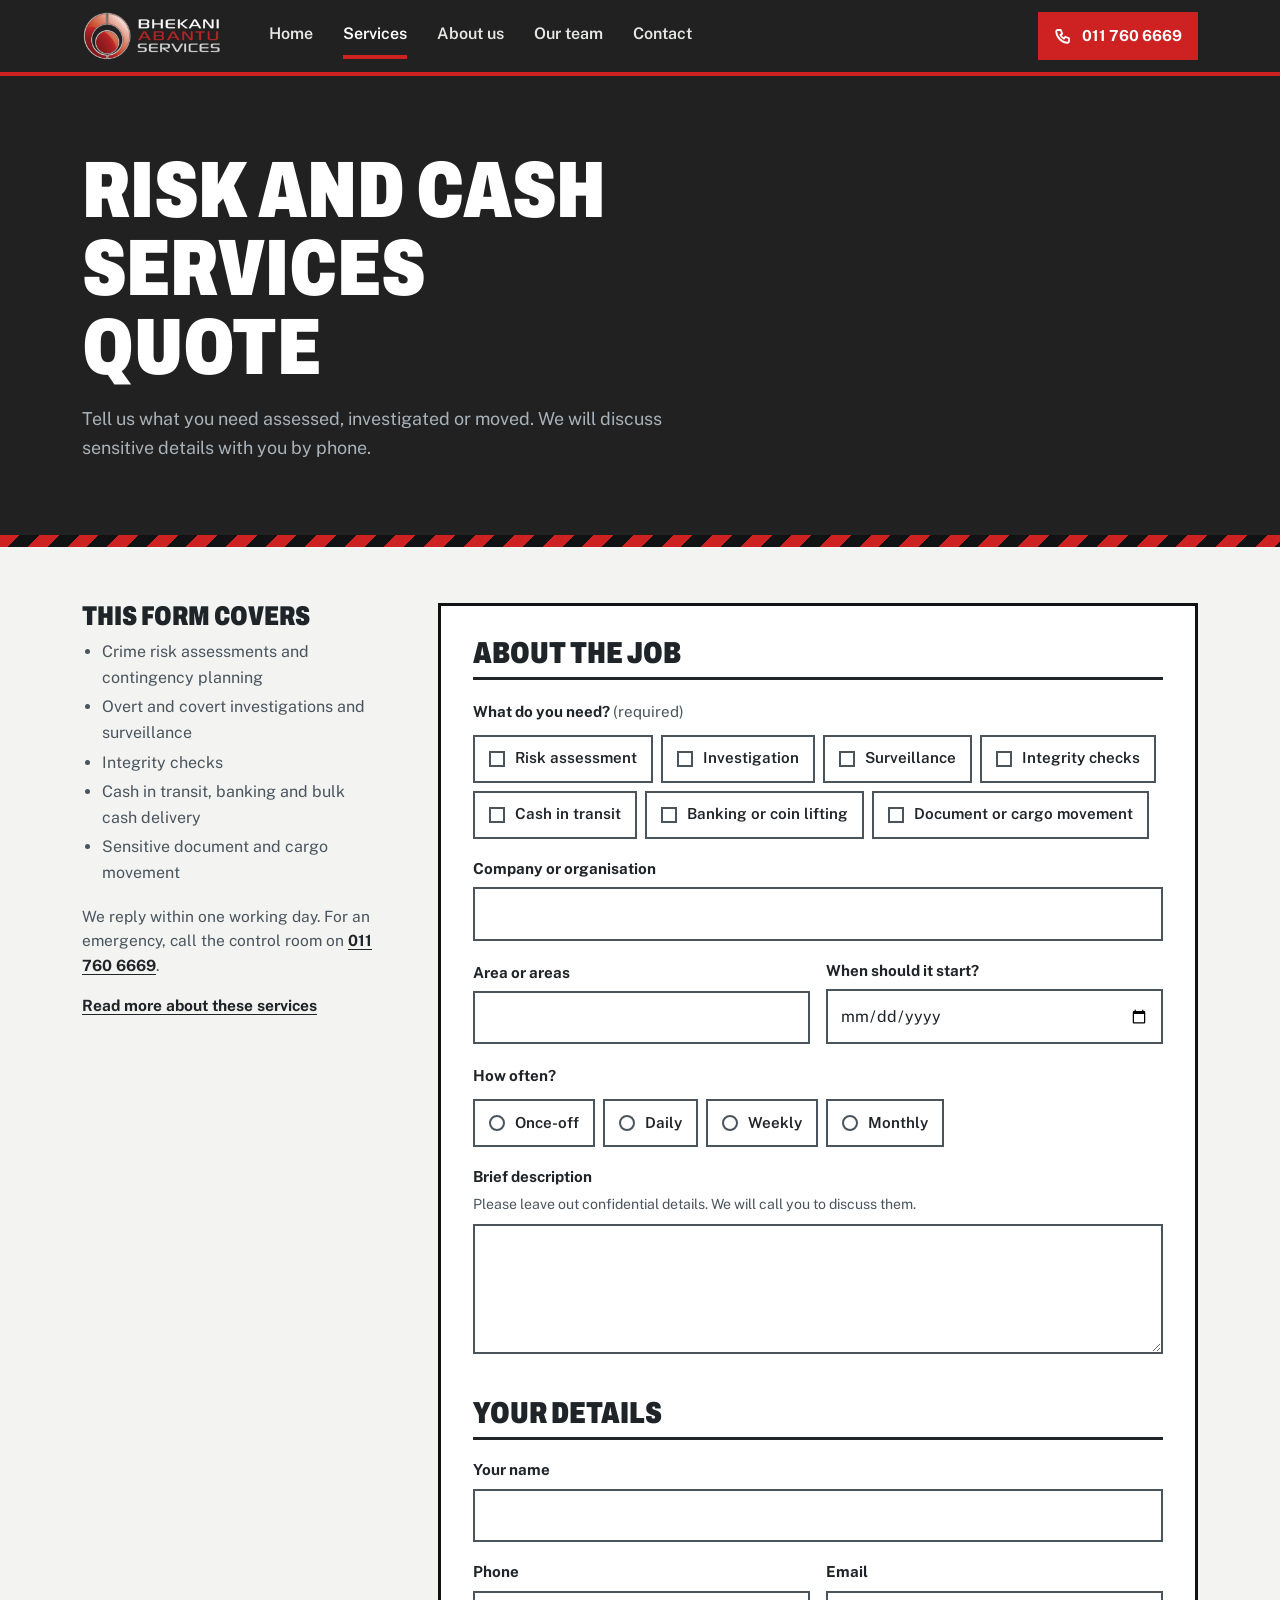
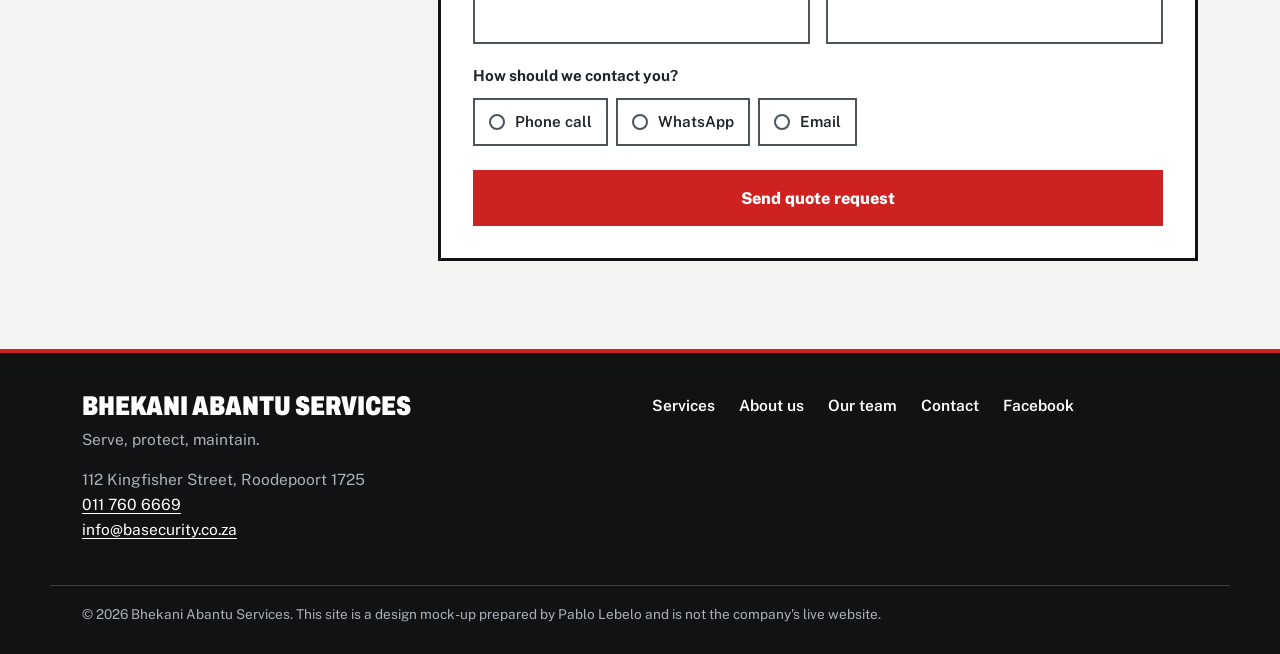
<file: quote-risk.html>
<!doctype html>
<html lang="en-ZA">
<head>
  <meta charset="utf-8">
  <meta name="viewport" content="width=device-width, initial-scale=1">
  <title>Risk and cash services quote | Bhekani Abantu Services</title>
  <meta name="description" content="Request a quote for risk and cash services from Bhekani Abantu Services.">
  <meta name="theme-color" content="#212121">
  <link rel="preconnect" href="https://fonts.googleapis.com">
  <link rel="preconnect" href="https://fonts.gstatic.com" crossorigin>
  <link href="https://fonts.googleapis.com/css2?family=Archivo:wdth,wght@62..125,500..900&family=Public+Sans:wght@400;500;600&display=swap" rel="stylesheet">
  <link rel="stylesheet" href="styles.css">
  <script>document.documentElement.classList.add('js');</script>
</head>
<body>
  <a class="skip" href="#main">Skip to content</a>
  <header class="site-header">
    <div class="wrap header-row">
      <a class="brand" href="index.html"><img src="images/logo.png" alt="Bhekani Abantu Services" width="460" height="170"></a>
      <nav id="site-nav" class="site-nav" aria-label="Main">
        <a href="index.html">Home</a>
        <a href="services.html" aria-current="page">Services</a>
        <a href="about.html">About us</a>
        <a href="team.html">Our team</a>
        <a href="contact.html">Contact</a>
      </nav>
      <a class="call-btn" href="tel:+27117606669">
        <svg viewBox="0 0 24 24" aria-hidden="true"><path d="M5 4h4l2 5-2.5 1.5a11 11 0 0 0 5 5L15 13l5 2v4a2 2 0 0 1-2 2A16 16 0 0 1 3 6a2 2 0 0 1 2-2Z"/></svg>
        <span class="call-lbl">Call us</span><span class="call-num">011 760 6669</span>
      </a>
      <button class="menu-btn" type="button" aria-expanded="false" aria-controls="site-nav">
        <span class="sr-only">Menu</span>
        <svg class="i-open" viewBox="0 0 24 24" aria-hidden="true"><path d="M4 7h16M4 12h16M4 17h16"/></svg>
        <svg class="i-close" viewBox="0 0 24 24" aria-hidden="true"><path d="M6 6l12 12M18 6 6 18"/></svg>
      </button>
    </div>
  </header>
  <main id="main">
    <section class="page-head">
      <div class="wrap">
        <h1>Risk and cash services quote</h1>
        <p class="lead">Tell us what you need assessed, investigated or moved. We will discuss sensitive details with you by phone.</p>
      </div>
    </section>

    <section class="qpage">
      <div class="wrap qpage-grid">
        <aside class="qside">
          <h2>This form covers</h2>
          <ul>
            <li>Crime risk assessments and contingency planning</li>
            <li>Overt and covert investigations and surveillance</li>
            <li>Integrity checks</li>
            <li>Cash in transit, banking and bulk cash delivery</li>
            <li>Sensitive document and cargo movement</li>
          </ul>
          <p>We reply within one working day. For an emergency, call the control room on <a href="tel:+27117606669">011 760 6669</a>.</p>
          <p><a href="service-risk.html">Read more about these services</a></p>
        </aside>

        <div class="qmain">
        <form class="form qform" name="quote-risk" method="POST" novalidate>
          <input type="hidden" name="service-group" value="Risk and cash services">
          <h2 class="form-step">About the job</h2>
          <fieldset class="chip-set" data-name="services" data-required>
            <legend>What do you need? <span class="req">(required)</span></legend>
            <div class="chips">
              <label class="chip"><input type="checkbox" name="services" value="Risk assessment"><span>Risk assessment</span></label>
              <label class="chip"><input type="checkbox" name="services" value="Investigation"><span>Investigation</span></label>
              <label class="chip"><input type="checkbox" name="services" value="Surveillance"><span>Surveillance</span></label>
              <label class="chip"><input type="checkbox" name="services" value="Integrity checks"><span>Integrity checks</span></label>
              <label class="chip"><input type="checkbox" name="services" value="Cash in transit"><span>Cash in transit</span></label>
              <label class="chip"><input type="checkbox" name="services" value="Banking or coin lifting"><span>Banking or coin lifting</span></label>
              <label class="chip"><input type="checkbox" name="services" value="Document or cargo movement"><span>Document or cargo movement</span></label>
            </div>
          </fieldset>
          <div class="field"><label for="company">Company or organisation</label><input id="company" name="company" type="text" autocomplete="organization"></div>
          <div class="two">
          <div class="field"><label for="suburb">Area or areas</label><input id="suburb" name="suburb" type="text" required></div>
          <div class="field"><label for="start">When should it start?</label><input id="start" name="start" type="date"></div>
          </div>
          <fieldset class="chip-set" data-name="frequency">
            <legend>How often?</legend>
            <div class="chips">
              <label class="chip"><input type="radio" name="frequency" value="Once-off"><span>Once-off</span></label>
              <label class="chip"><input type="radio" name="frequency" value="Daily"><span>Daily</span></label>
              <label class="chip"><input type="radio" name="frequency" value="Weekly"><span>Weekly</span></label>
              <label class="chip"><input type="radio" name="frequency" value="Monthly"><span>Monthly</span></label>
            </div>
          </fieldset>
          <div class="field"><label for="notes">Brief description</label><span class="hint" id="notes-hint">Please leave out confidential details. We will call you to discuss them.</span><textarea id="notes" name="notes" rows="4" aria-describedby="notes-hint"></textarea></div>
          <h2 class="form-step">Your details</h2>
          <div class="field"><label for="name">Your name</label><input id="name" name="name" type="text" autocomplete="name" required></div>
          <div class="two">
          <div class="field"><label for="phone">Phone</label><input id="phone" name="phone" type="tel" autocomplete="tel" required></div>
          <div class="field"><label for="email">Email</label><input id="email" name="email" type="email" autocomplete="email" required></div>
          </div>
          <fieldset class="chip-set" data-name="contact-method">
            <legend>How should we contact you?</legend>
            <div class="chips">
              <label class="chip"><input type="radio" name="contact-method" value="Phone call"><span>Phone call</span></label>
              <label class="chip"><input type="radio" name="contact-method" value="WhatsApp"><span>WhatsApp</span></label>
              <label class="chip"><input type="radio" name="contact-method" value="Email"><span>Email</span></label>
            </div>
          </fieldset>
          <p class="form-error" role="alert" hidden></p>
          <button class="btn btn-primary" type="submit">Send quote request</button>
        </form>

        <div class="sent" role="status" hidden tabindex="-1">
          <h2>Quote request sent</h2>
          <p>Thanks. Our team will contact you within one working day about your risk and cash services quote.</p>
          <p class="mock-note">This is a mock-up, so nothing was actually sent. On the live site this request would go to info@basecurity.co.za.</p>
          <a class="btn btn-ghost" href="index.html">Back to home</a>
        </div>
        </div>
      </div>
    </section>
  </main>
  <footer class="site-footer">
    <div class="wrap footer-row">
      <div>
        <p class="foot-brand">Bhekani Abantu Services</p>
        <p>Serve, protect, maintain.</p>
        <p>112 Kingfisher Street, Roodepoort 1725<br><a href="tel:+27117606669">011 760 6669</a><br><a href="mailto:info@basecurity.co.za">info@basecurity.co.za</a></p>
      </div>
      <nav class="foot-nav" aria-label="Footer">
        <a href="services.html">Services</a>
        <a href="about.html">About us</a>
        <a href="team.html">Our team</a>
        <a href="contact.html">Contact</a>
        <a href="https://www.facebook.com/BhekaniAbantu/" rel="noopener">Facebook</a>
      </nav>
    </div>
    <div class="wrap legal">
      <p>&copy; 2026 Bhekani Abantu Services. This site is a design mock-up prepared by Pablo Lebelo and is not the company's live website.</p>
    </div>
  </footer>
  <script src="script.js"></script>
</body>
</html>
</file>
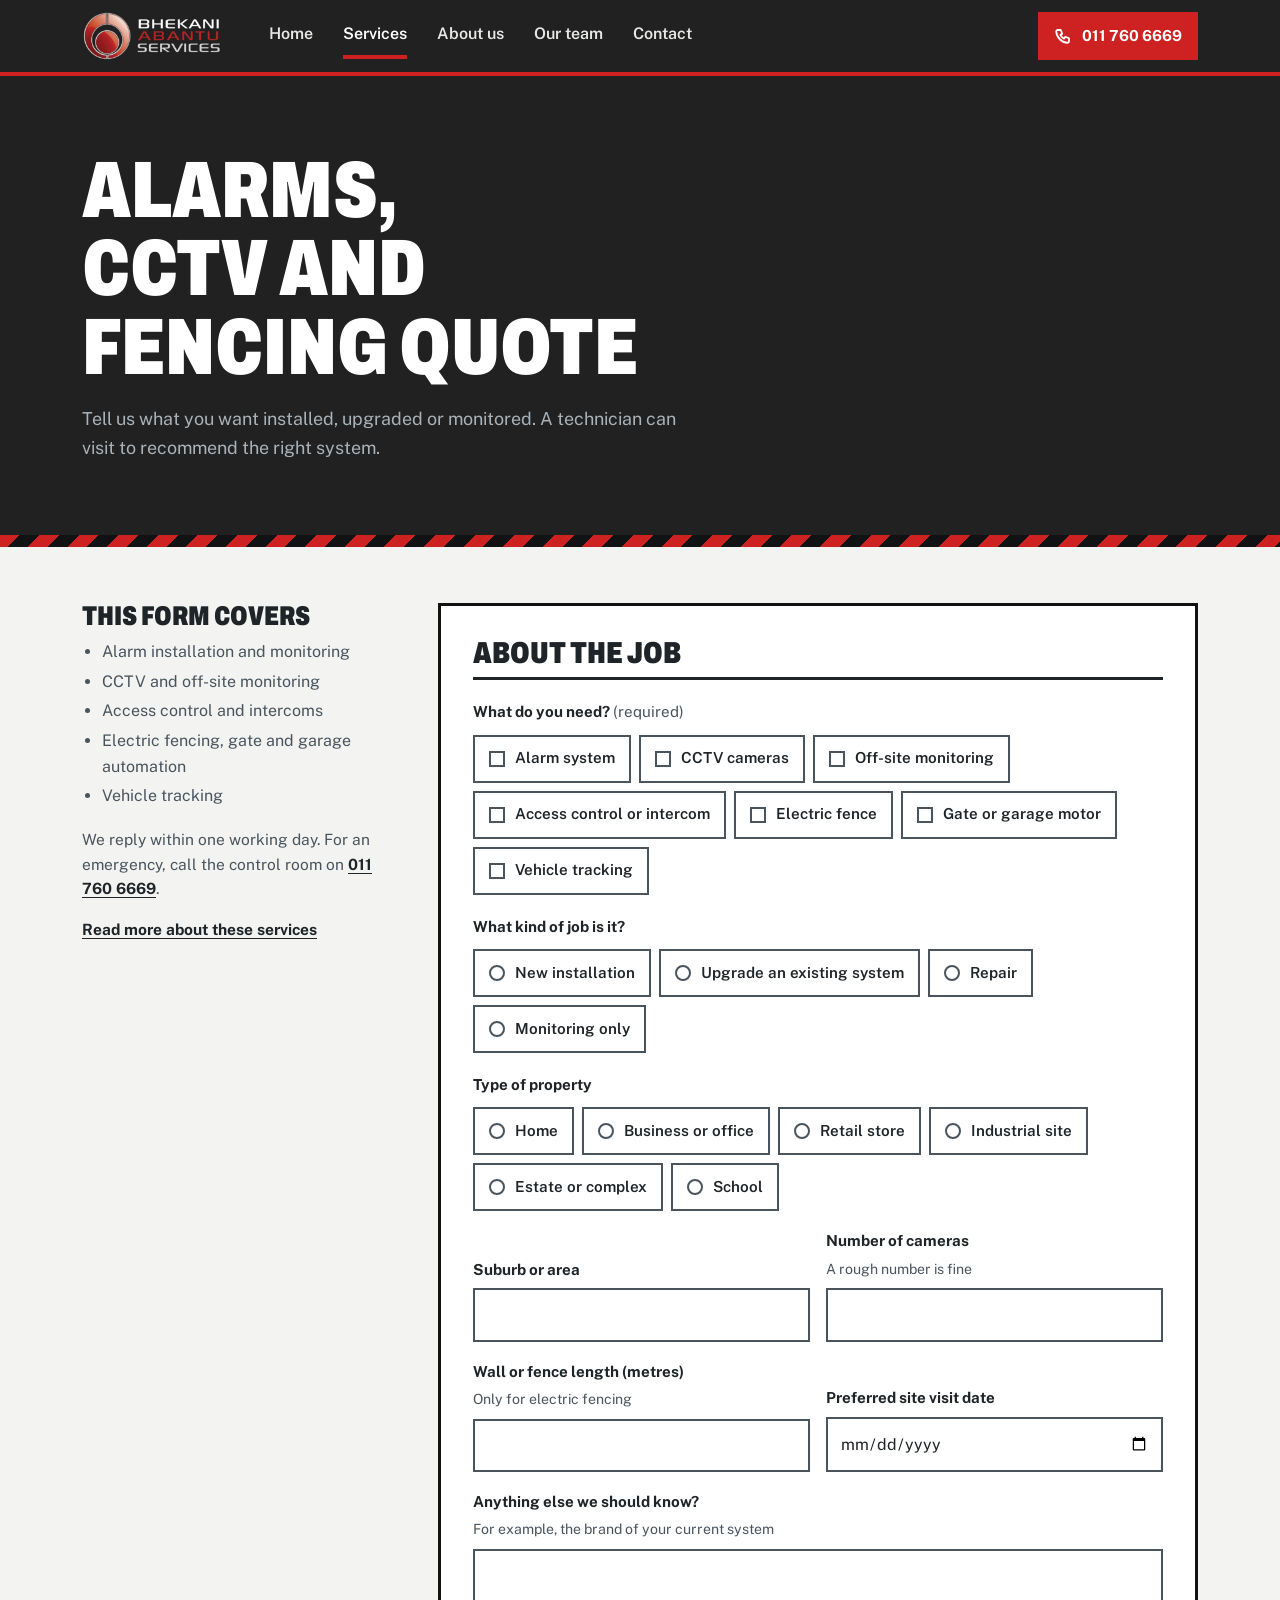
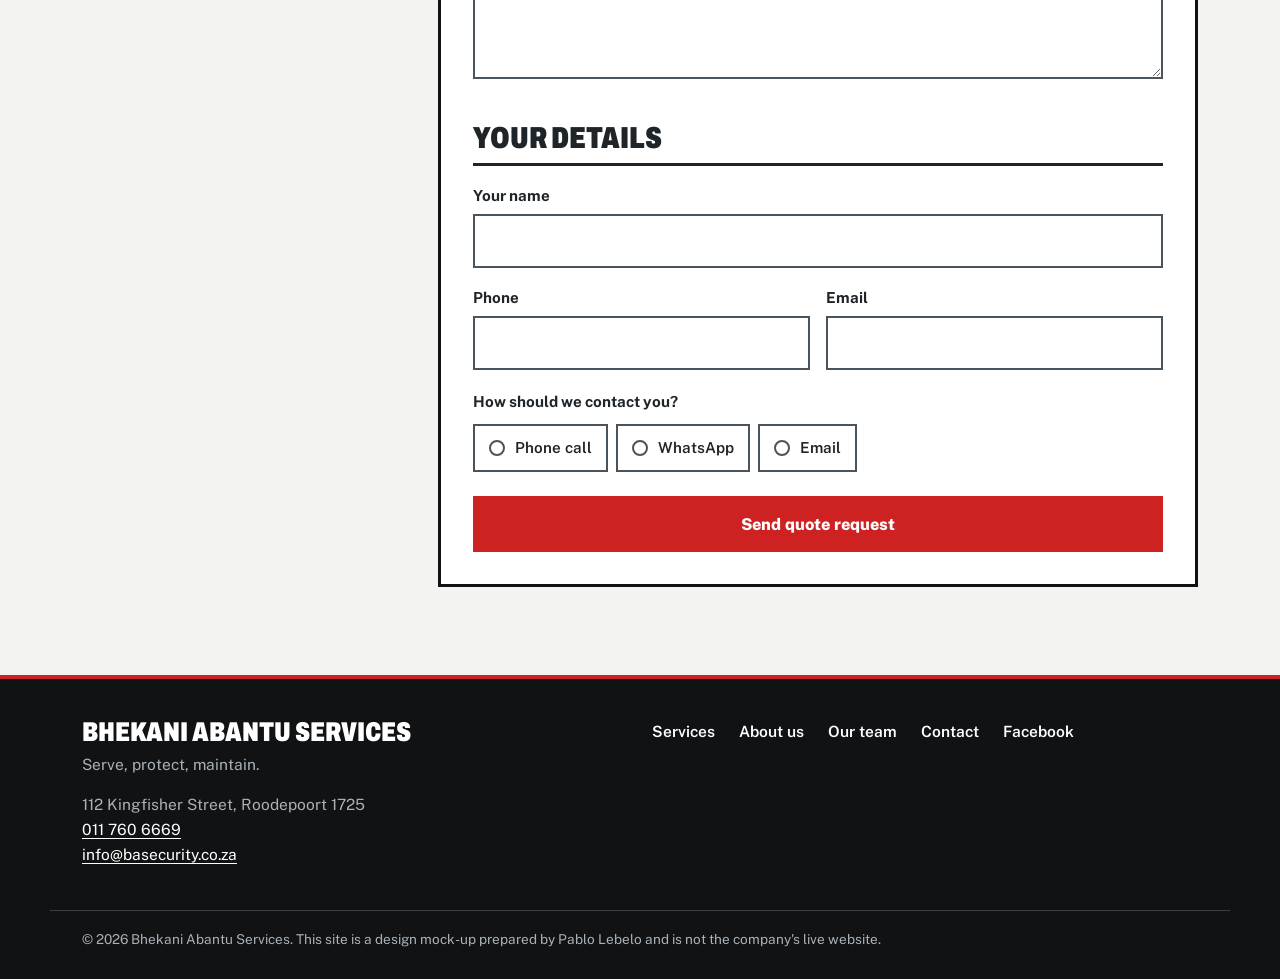
<file: quote-technical.html>
<!doctype html>
<html lang="en-ZA">
<head>
  <meta charset="utf-8">
  <meta name="viewport" content="width=device-width, initial-scale=1">
  <title>Alarms, CCTV and fencing quote | Bhekani Abantu Services</title>
  <meta name="description" content="Request a quote for alarms, cctv and fencing from Bhekani Abantu Services.">
  <meta name="theme-color" content="#212121">
  <link rel="preconnect" href="https://fonts.googleapis.com">
  <link rel="preconnect" href="https://fonts.gstatic.com" crossorigin>
  <link href="https://fonts.googleapis.com/css2?family=Archivo:wdth,wght@62..125,500..900&family=Public+Sans:wght@400;500;600&display=swap" rel="stylesheet">
  <link rel="stylesheet" href="styles.css">
  <script>document.documentElement.classList.add('js');</script>
</head>
<body>
  <a class="skip" href="#main">Skip to content</a>
  <header class="site-header">
    <div class="wrap header-row">
      <a class="brand" href="index.html"><img src="images/logo.png" alt="Bhekani Abantu Services" width="460" height="170"></a>
      <nav id="site-nav" class="site-nav" aria-label="Main">
        <a href="index.html">Home</a>
        <a href="services.html" aria-current="page">Services</a>
        <a href="about.html">About us</a>
        <a href="team.html">Our team</a>
        <a href="contact.html">Contact</a>
      </nav>
      <a class="call-btn" href="tel:+27117606669">
        <svg viewBox="0 0 24 24" aria-hidden="true"><path d="M5 4h4l2 5-2.5 1.5a11 11 0 0 0 5 5L15 13l5 2v4a2 2 0 0 1-2 2A16 16 0 0 1 3 6a2 2 0 0 1 2-2Z"/></svg>
        <span class="call-lbl">Call us</span><span class="call-num">011 760 6669</span>
      </a>
      <button class="menu-btn" type="button" aria-expanded="false" aria-controls="site-nav">
        <span class="sr-only">Menu</span>
        <svg class="i-open" viewBox="0 0 24 24" aria-hidden="true"><path d="M4 7h16M4 12h16M4 17h16"/></svg>
        <svg class="i-close" viewBox="0 0 24 24" aria-hidden="true"><path d="M6 6l12 12M18 6 6 18"/></svg>
      </button>
    </div>
  </header>
  <main id="main">
    <section class="page-head">
      <div class="wrap">
        <h1>Alarms, CCTV and fencing quote</h1>
        <p class="lead">Tell us what you want installed, upgraded or monitored. A technician can visit to recommend the right system.</p>
      </div>
    </section>

    <section class="qpage">
      <div class="wrap qpage-grid">
        <aside class="qside">
          <h2>This form covers</h2>
          <ul>
            <li>Alarm installation and monitoring</li>
            <li>CCTV and off-site monitoring</li>
            <li>Access control and intercoms</li>
            <li>Electric fencing, gate and garage automation</li>
            <li>Vehicle tracking</li>
          </ul>
          <p>We reply within one working day. For an emergency, call the control room on <a href="tel:+27117606669">011 760 6669</a>.</p>
          <p><a href="service-technical.html">Read more about these services</a></p>
        </aside>

        <div class="qmain">
        <form class="form qform" name="quote-technical" method="POST" novalidate>
          <input type="hidden" name="service-group" value="Alarms, CCTV and fencing">
          <h2 class="form-step">About the job</h2>
          <fieldset class="chip-set" data-name="systems" data-required>
            <legend>What do you need? <span class="req">(required)</span></legend>
            <div class="chips">
              <label class="chip"><input type="checkbox" name="systems" value="Alarm system"><span>Alarm system</span></label>
              <label class="chip"><input type="checkbox" name="systems" value="CCTV cameras"><span>CCTV cameras</span></label>
              <label class="chip"><input type="checkbox" name="systems" value="Off-site monitoring"><span>Off-site monitoring</span></label>
              <label class="chip"><input type="checkbox" name="systems" value="Access control or intercom"><span>Access control or intercom</span></label>
              <label class="chip"><input type="checkbox" name="systems" value="Electric fence"><span>Electric fence</span></label>
              <label class="chip"><input type="checkbox" name="systems" value="Gate or garage motor"><span>Gate or garage motor</span></label>
              <label class="chip"><input type="checkbox" name="systems" value="Vehicle tracking"><span>Vehicle tracking</span></label>
            </div>
          </fieldset>
          <fieldset class="chip-set" data-name="job">
            <legend>What kind of job is it?</legend>
            <div class="chips">
              <label class="chip"><input type="radio" name="job" value="New installation"><span>New installation</span></label>
              <label class="chip"><input type="radio" name="job" value="Upgrade an existing system"><span>Upgrade an existing system</span></label>
              <label class="chip"><input type="radio" name="job" value="Repair"><span>Repair</span></label>
              <label class="chip"><input type="radio" name="job" value="Monitoring only"><span>Monitoring only</span></label>
            </div>
          </fieldset>
          <fieldset class="chip-set" data-name="property">
            <legend>Type of property</legend>
            <div class="chips">
              <label class="chip"><input type="radio" name="property" value="Home"><span>Home</span></label>
              <label class="chip"><input type="radio" name="property" value="Business or office"><span>Business or office</span></label>
              <label class="chip"><input type="radio" name="property" value="Retail store"><span>Retail store</span></label>
              <label class="chip"><input type="radio" name="property" value="Industrial site"><span>Industrial site</span></label>
              <label class="chip"><input type="radio" name="property" value="Estate or complex"><span>Estate or complex</span></label>
              <label class="chip"><input type="radio" name="property" value="School"><span>School</span></label>
            </div>
          </fieldset>
          <div class="two">
          <div class="field"><label for="suburb">Suburb or area</label><input id="suburb" name="suburb" type="text" autocomplete="address-level2" required></div>
          <div class="field"><label for="cameras">Number of cameras</label><span class="hint" id="cameras-hint">A rough number is fine</span><input id="cameras" name="cameras" type="number" aria-describedby="cameras-hint" min="1" inputmode="numeric"></div>
          </div>
          <div class="two">
          <div class="field"><label for="perimeter">Wall or fence length (metres)</label><span class="hint" id="perimeter-hint">Only for electric fencing</span><input id="perimeter" name="perimeter" type="number" aria-describedby="perimeter-hint" min="1" inputmode="numeric"></div>
          <div class="field"><label for="visit">Preferred site visit date</label><input id="visit" name="visit" type="date"></div>
          </div>
          <div class="field"><label for="notes">Anything else we should know?</label><span class="hint" id="notes-hint">For example, the brand of your current system</span><textarea id="notes" name="notes" rows="4" aria-describedby="notes-hint"></textarea></div>
          <h2 class="form-step">Your details</h2>
          <div class="field"><label for="name">Your name</label><input id="name" name="name" type="text" autocomplete="name" required></div>
          <div class="two">
          <div class="field"><label for="phone">Phone</label><input id="phone" name="phone" type="tel" autocomplete="tel" required></div>
          <div class="field"><label for="email">Email</label><input id="email" name="email" type="email" autocomplete="email" required></div>
          </div>
          <fieldset class="chip-set" data-name="contact-method">
            <legend>How should we contact you?</legend>
            <div class="chips">
              <label class="chip"><input type="radio" name="contact-method" value="Phone call"><span>Phone call</span></label>
              <label class="chip"><input type="radio" name="contact-method" value="WhatsApp"><span>WhatsApp</span></label>
              <label class="chip"><input type="radio" name="contact-method" value="Email"><span>Email</span></label>
            </div>
          </fieldset>
          <p class="form-error" role="alert" hidden></p>
          <button class="btn btn-primary" type="submit">Send quote request</button>
        </form>

        <div class="sent" role="status" hidden tabindex="-1">
          <h2>Quote request sent</h2>
          <p>Thanks. Our team will contact you within one working day about your alarms, CCTV and fencing quote.</p>
          <p class="mock-note">This is a mock-up, so nothing was actually sent. On the live site this request would go to info@basecurity.co.za.</p>
          <a class="btn btn-ghost" href="index.html">Back to home</a>
        </div>
        </div>
      </div>
    </section>
  </main>
  <footer class="site-footer">
    <div class="wrap footer-row">
      <div>
        <p class="foot-brand">Bhekani Abantu Services</p>
        <p>Serve, protect, maintain.</p>
        <p>112 Kingfisher Street, Roodepoort 1725<br><a href="tel:+27117606669">011 760 6669</a><br><a href="mailto:info@basecurity.co.za">info@basecurity.co.za</a></p>
      </div>
      <nav class="foot-nav" aria-label="Footer">
        <a href="services.html">Services</a>
        <a href="about.html">About us</a>
        <a href="team.html">Our team</a>
        <a href="contact.html">Contact</a>
        <a href="https://www.facebook.com/BhekaniAbantu/" rel="noopener">Facebook</a>
      </nav>
    </div>
    <div class="wrap legal">
      <p>&copy; 2026 Bhekani Abantu Services. This site is a design mock-up prepared by Pablo Lebelo and is not the company's live website.</p>
    </div>
  </footer>
  <script src="script.js"></script>
</body>
</html>
</file>
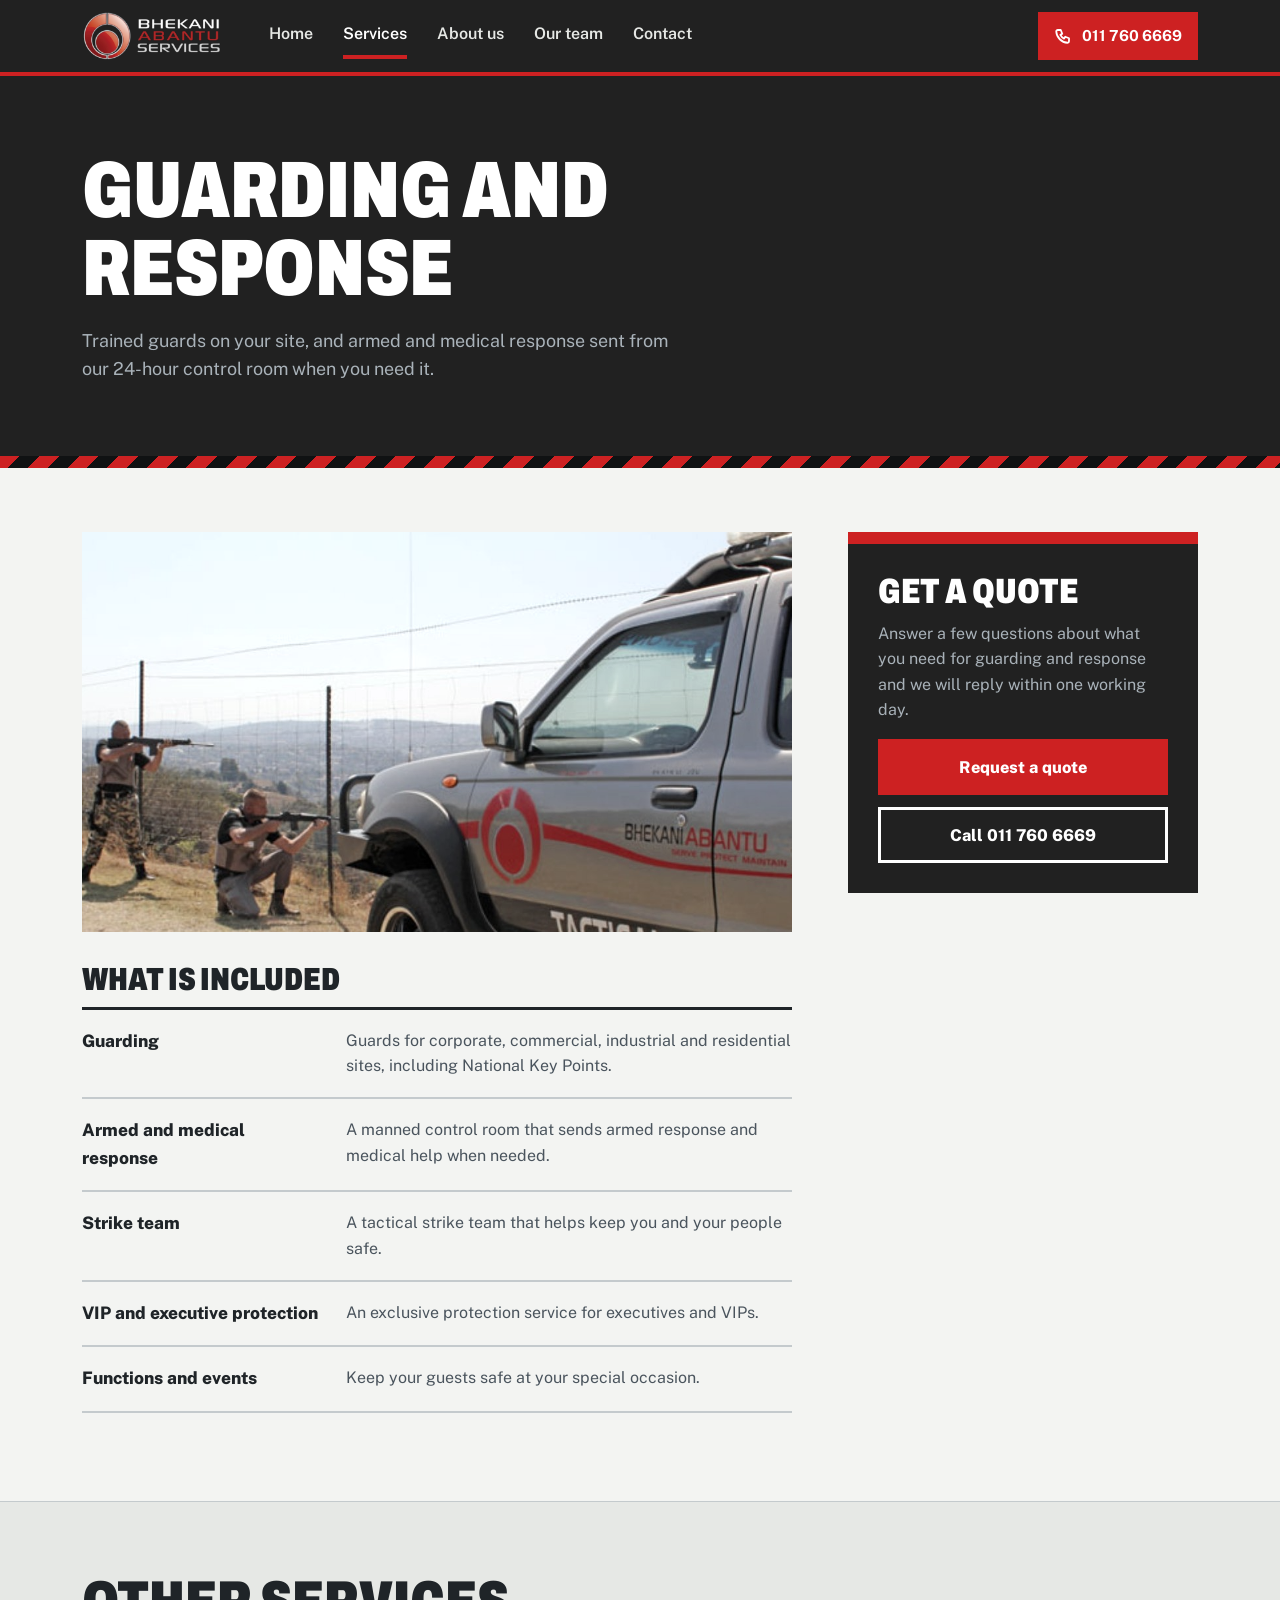
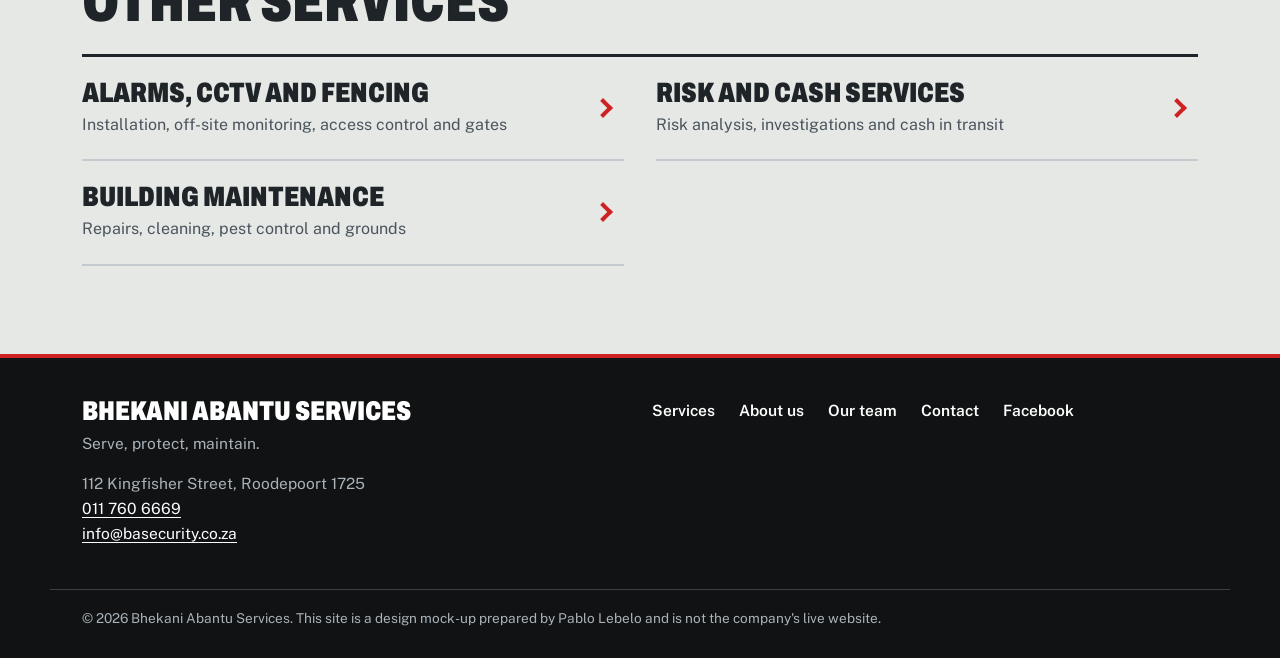
<file: service-guarding.html>
<!doctype html>
<html lang="en-ZA">
<head>
  <meta charset="utf-8">
  <meta name="viewport" content="width=device-width, initial-scale=1">
  <title>Guarding and response | Bhekani Abantu Services</title>
  <meta name="description" content="Trained guards on your site, and armed and medical response sent from our 24-hour control room when you need it.">
  <meta name="theme-color" content="#212121">
  <link rel="preconnect" href="https://fonts.googleapis.com">
  <link rel="preconnect" href="https://fonts.gstatic.com" crossorigin>
  <link href="https://fonts.googleapis.com/css2?family=Archivo:wdth,wght@62..125,500..900&family=Public+Sans:wght@400;500;600&display=swap" rel="stylesheet">
  <link rel="stylesheet" href="styles.css">
  <script>document.documentElement.classList.add('js');</script>
</head>
<body>
  <a class="skip" href="#main">Skip to content</a>
  <header class="site-header">
    <div class="wrap header-row">
      <a class="brand" href="index.html"><img src="images/logo.png" alt="Bhekani Abantu Services" width="460" height="170"></a>
      <nav id="site-nav" class="site-nav" aria-label="Main">
        <a href="index.html">Home</a>
        <a href="services.html" aria-current="page">Services</a>
        <a href="about.html">About us</a>
        <a href="team.html">Our team</a>
        <a href="contact.html">Contact</a>
      </nav>
      <a class="call-btn" href="tel:+27117606669">
        <svg viewBox="0 0 24 24" aria-hidden="true"><path d="M5 4h4l2 5-2.5 1.5a11 11 0 0 0 5 5L15 13l5 2v4a2 2 0 0 1-2 2A16 16 0 0 1 3 6a2 2 0 0 1 2-2Z"/></svg>
        <span class="call-lbl">Call us</span><span class="call-num">011 760 6669</span>
      </a>
      <button class="menu-btn" type="button" aria-expanded="false" aria-controls="site-nav">
        <span class="sr-only">Menu</span>
        <svg class="i-open" viewBox="0 0 24 24" aria-hidden="true"><path d="M4 7h16M4 12h16M4 17h16"/></svg>
        <svg class="i-close" viewBox="0 0 24 24" aria-hidden="true"><path d="M6 6l12 12M18 6 6 18"/></svg>
      </button>
    </div>
  </header>
  <main id="main">
    <section class="page-head">
      <div class="wrap">
        <h1>Guarding and response</h1>
        <p class="lead">Trained guards on your site, and armed and medical response sent from our 24-hour control room when you need it.</p>
      </div>
    </section>

    <section class="svc">
      <div class="wrap svc-grid">
        <div class="svc-main">
        <figure class="photo photo-wide">
          <img src="images/tactical-response.jpg" alt="Bhekani Abantu tactical response vehicle with armed officers on a training range" width="1080" height="809">
        </figure>
          <h2 class="svc-h">What is included</h2>
          <ul class="rows">
            <li><strong>Guarding</strong><span>Guards for corporate, commercial, industrial and residential sites, including National Key Points.</span></li>
            <li><strong>Armed and medical response</strong><span>A manned control room that sends armed response and medical help when needed.</span></li>
            <li><strong>Strike team</strong><span>A tactical strike team that helps keep you and your people safe.</span></li>
            <li><strong>VIP and executive protection</strong><span>An exclusive protection service for executives and VIPs.</span></li>
            <li><strong>Functions and events</strong><span>Keep your guests safe at your special occasion.</span></li>
          </ul>
        </div>
        <aside class="svc-quote">
          <h2>Get a quote</h2>
          <p>Answer a few questions about what you need for guarding and response and we will reply within one working day.</p>
          <a class="btn btn-primary" href="quote-guarding.html">Request a quote</a>
          <a class="btn btn-ghost" href="tel:+27117606669">Call 011 760 6669</a>
        </aside>
      </div>
    </section>

    <section class="other">
      <div class="wrap">
        <h2 class="section-title">Other services</h2>
          <ul class="links">
            <li><a href="service-technical.html"><strong>Alarms, CCTV and fencing</strong><span>Installation, off-site monitoring, access control and gates</span></a></li>
            <li><a href="service-risk.html"><strong>Risk and cash services</strong><span>Risk analysis, investigations and cash in transit</span></a></li>
            <li><a href="service-maintenance.html"><strong>Building maintenance</strong><span>Repairs, cleaning, pest control and grounds</span></a></li>
          </ul>
      </div>
    </section>
  </main>
  <footer class="site-footer">
    <div class="wrap footer-row">
      <div>
        <p class="foot-brand">Bhekani Abantu Services</p>
        <p>Serve, protect, maintain.</p>
        <p>112 Kingfisher Street, Roodepoort 1725<br><a href="tel:+27117606669">011 760 6669</a><br><a href="mailto:info@basecurity.co.za">info@basecurity.co.za</a></p>
      </div>
      <nav class="foot-nav" aria-label="Footer">
        <a href="services.html">Services</a>
        <a href="about.html">About us</a>
        <a href="team.html">Our team</a>
        <a href="contact.html">Contact</a>
        <a href="https://www.facebook.com/BhekaniAbantu/" rel="noopener">Facebook</a>
      </nav>
    </div>
    <div class="wrap legal">
      <p>&copy; 2026 Bhekani Abantu Services. This site is a design mock-up prepared by Pablo Lebelo and is not the company's live website.</p>
    </div>
  </footer>
  <script src="script.js"></script>
</body>
</html>
</file>
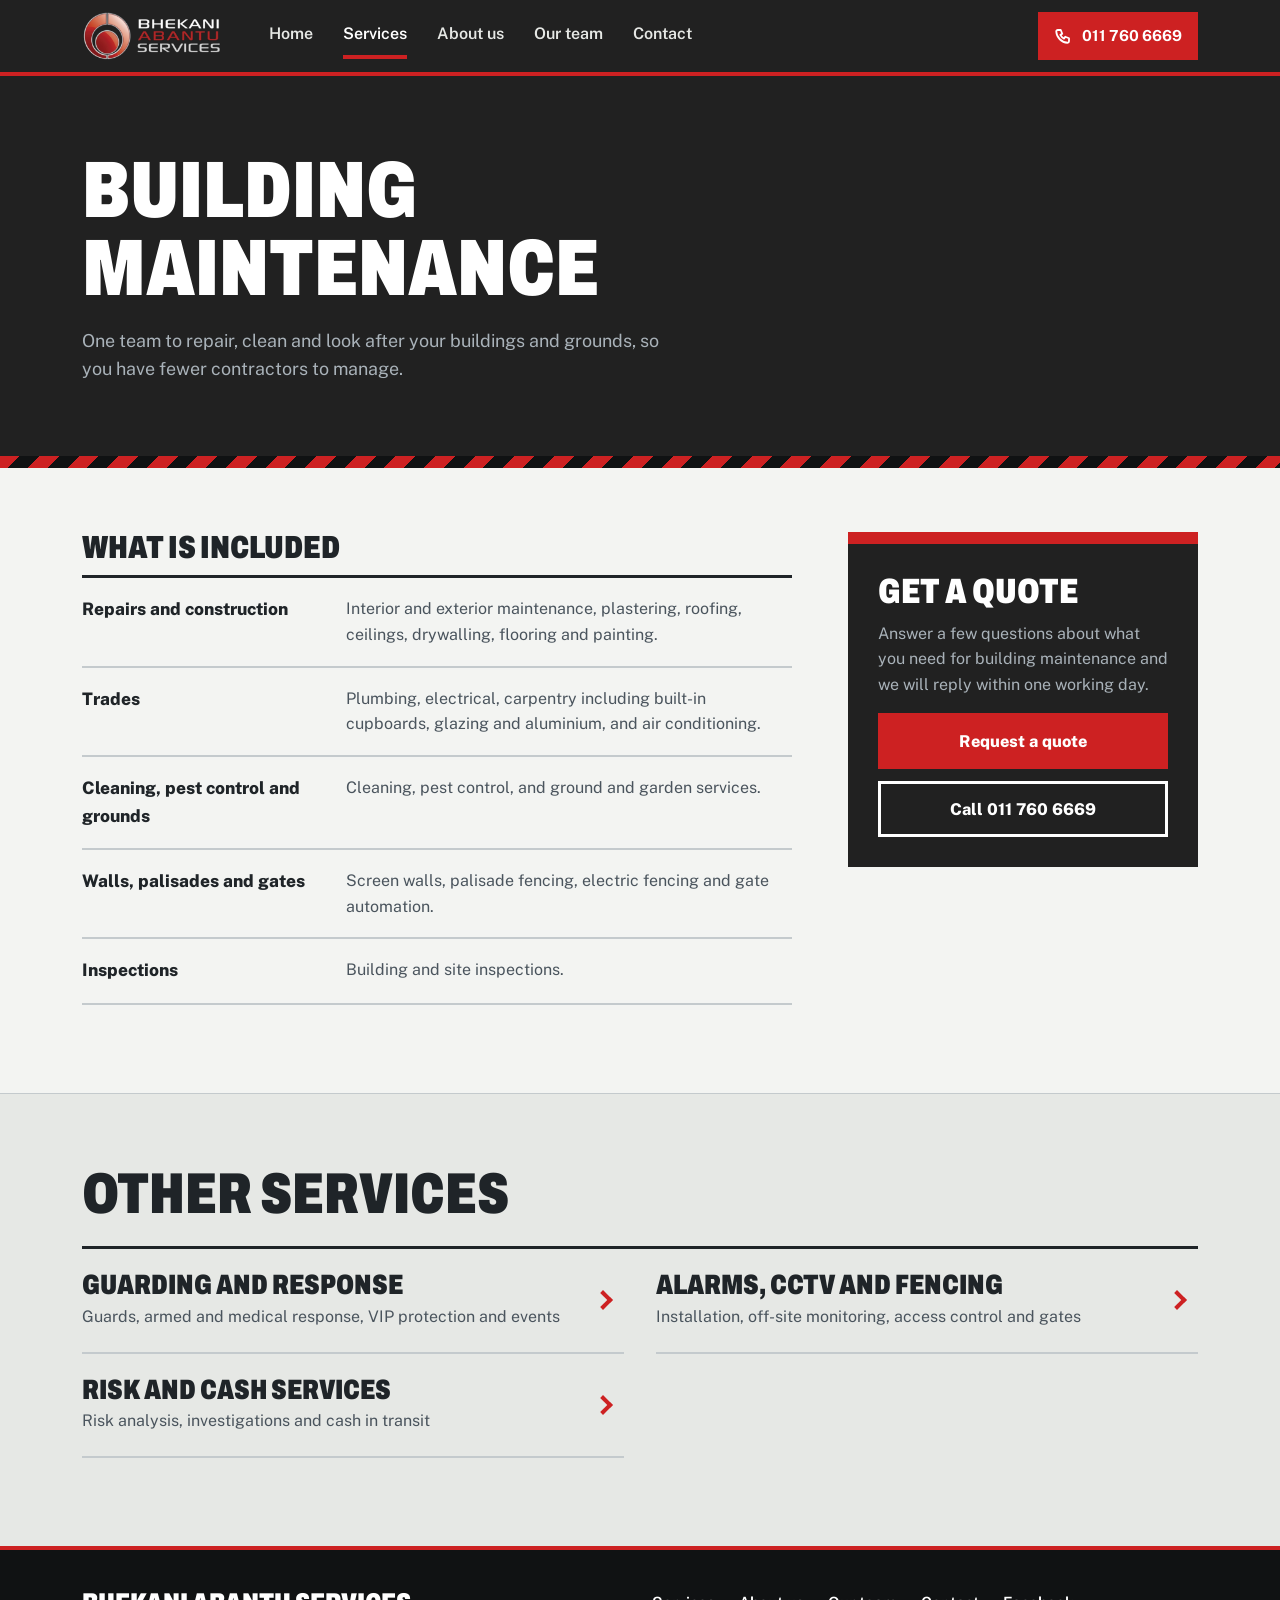
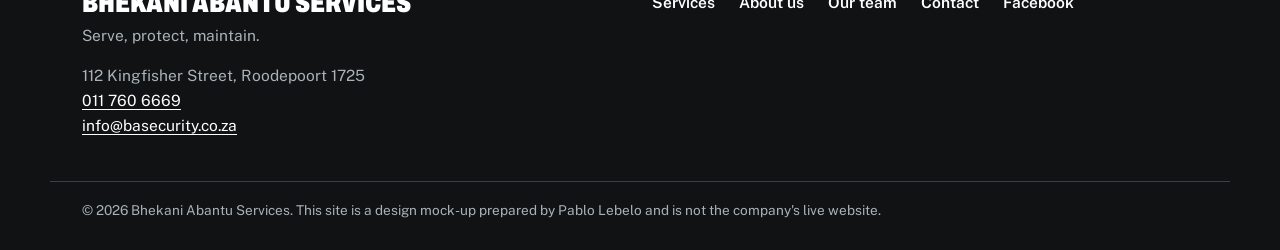
<file: service-maintenance.html>
<!doctype html>
<html lang="en-ZA">
<head>
  <meta charset="utf-8">
  <meta name="viewport" content="width=device-width, initial-scale=1">
  <title>Building maintenance | Bhekani Abantu Services</title>
  <meta name="description" content="One team to repair, clean and look after your buildings and grounds, so you have fewer contractors to manage.">
  <meta name="theme-color" content="#212121">
  <link rel="preconnect" href="https://fonts.googleapis.com">
  <link rel="preconnect" href="https://fonts.gstatic.com" crossorigin>
  <link href="https://fonts.googleapis.com/css2?family=Archivo:wdth,wght@62..125,500..900&family=Public+Sans:wght@400;500;600&display=swap" rel="stylesheet">
  <link rel="stylesheet" href="styles.css">
  <script>document.documentElement.classList.add('js');</script>
</head>
<body>
  <a class="skip" href="#main">Skip to content</a>
  <header class="site-header">
    <div class="wrap header-row">
      <a class="brand" href="index.html"><img src="images/logo.png" alt="Bhekani Abantu Services" width="460" height="170"></a>
      <nav id="site-nav" class="site-nav" aria-label="Main">
        <a href="index.html">Home</a>
        <a href="services.html" aria-current="page">Services</a>
        <a href="about.html">About us</a>
        <a href="team.html">Our team</a>
        <a href="contact.html">Contact</a>
      </nav>
      <a class="call-btn" href="tel:+27117606669">
        <svg viewBox="0 0 24 24" aria-hidden="true"><path d="M5 4h4l2 5-2.5 1.5a11 11 0 0 0 5 5L15 13l5 2v4a2 2 0 0 1-2 2A16 16 0 0 1 3 6a2 2 0 0 1 2-2Z"/></svg>
        <span class="call-lbl">Call us</span><span class="call-num">011 760 6669</span>
      </a>
      <button class="menu-btn" type="button" aria-expanded="false" aria-controls="site-nav">
        <span class="sr-only">Menu</span>
        <svg class="i-open" viewBox="0 0 24 24" aria-hidden="true"><path d="M4 7h16M4 12h16M4 17h16"/></svg>
        <svg class="i-close" viewBox="0 0 24 24" aria-hidden="true"><path d="M6 6l12 12M18 6 6 18"/></svg>
      </button>
    </div>
  </header>
  <main id="main">
    <section class="page-head">
      <div class="wrap">
        <h1>Building maintenance</h1>
        <p class="lead">One team to repair, clean and look after your buildings and grounds, so you have fewer contractors to manage.</p>
      </div>
    </section>

    <section class="svc">
      <div class="wrap svc-grid">
        <div class="svc-main">
          <h2 class="svc-h">What is included</h2>
          <ul class="rows">
            <li><strong>Repairs and construction</strong><span>Interior and exterior maintenance, plastering, roofing, ceilings, drywalling, flooring and painting.</span></li>
            <li><strong>Trades</strong><span>Plumbing, electrical, carpentry including built-in cupboards, glazing and aluminium, and air conditioning.</span></li>
            <li><strong>Cleaning, pest control and grounds</strong><span>Cleaning, pest control, and ground and garden services.</span></li>
            <li><strong>Walls, palisades and gates</strong><span>Screen walls, palisade fencing, electric fencing and gate automation.</span></li>
            <li><strong>Inspections</strong><span>Building and site inspections.</span></li>
          </ul>
        </div>
        <aside class="svc-quote">
          <h2>Get a quote</h2>
          <p>Answer a few questions about what you need for building maintenance and we will reply within one working day.</p>
          <a class="btn btn-primary" href="quote-maintenance.html">Request a quote</a>
          <a class="btn btn-ghost" href="tel:+27117606669">Call 011 760 6669</a>
        </aside>
      </div>
    </section>

    <section class="other">
      <div class="wrap">
        <h2 class="section-title">Other services</h2>
          <ul class="links">
            <li><a href="service-guarding.html"><strong>Guarding and response</strong><span>Guards, armed and medical response, VIP protection and events</span></a></li>
            <li><a href="service-technical.html"><strong>Alarms, CCTV and fencing</strong><span>Installation, off-site monitoring, access control and gates</span></a></li>
            <li><a href="service-risk.html"><strong>Risk and cash services</strong><span>Risk analysis, investigations and cash in transit</span></a></li>
          </ul>
      </div>
    </section>
  </main>
  <footer class="site-footer">
    <div class="wrap footer-row">
      <div>
        <p class="foot-brand">Bhekani Abantu Services</p>
        <p>Serve, protect, maintain.</p>
        <p>112 Kingfisher Street, Roodepoort 1725<br><a href="tel:+27117606669">011 760 6669</a><br><a href="mailto:info@basecurity.co.za">info@basecurity.co.za</a></p>
      </div>
      <nav class="foot-nav" aria-label="Footer">
        <a href="services.html">Services</a>
        <a href="about.html">About us</a>
        <a href="team.html">Our team</a>
        <a href="contact.html">Contact</a>
        <a href="https://www.facebook.com/BhekaniAbantu/" rel="noopener">Facebook</a>
      </nav>
    </div>
    <div class="wrap legal">
      <p>&copy; 2026 Bhekani Abantu Services. This site is a design mock-up prepared by Pablo Lebelo and is not the company's live website.</p>
    </div>
  </footer>
  <script src="script.js"></script>
</body>
</html>
</file>
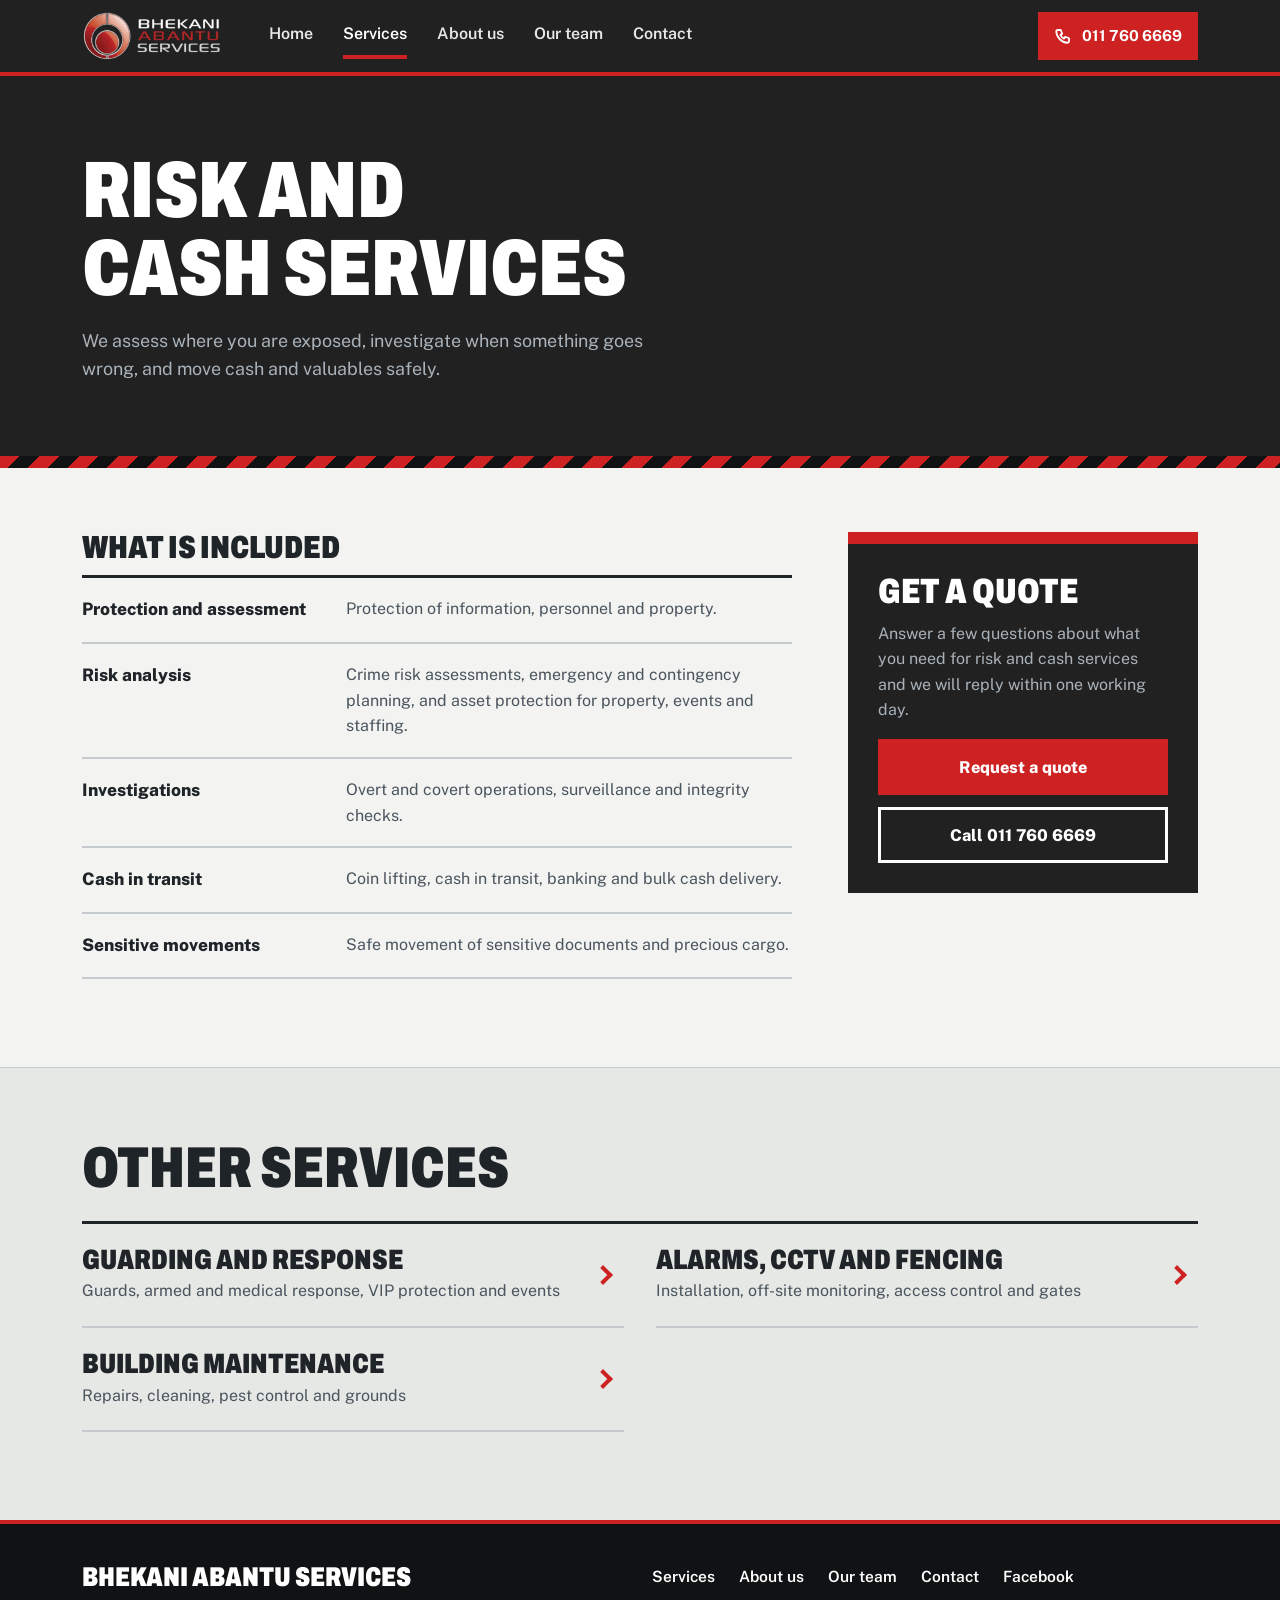
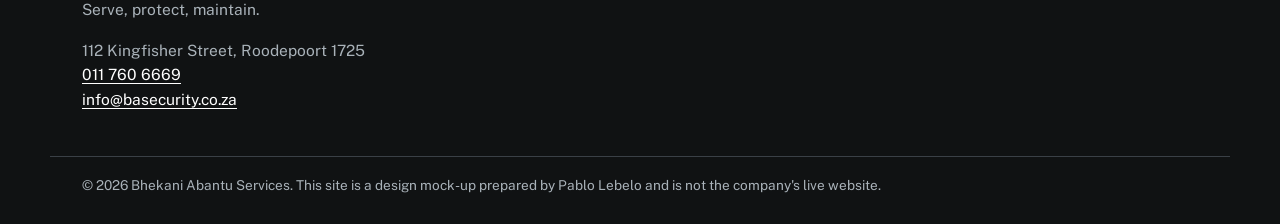
<file: service-risk.html>
<!doctype html>
<html lang="en-ZA">
<head>
  <meta charset="utf-8">
  <meta name="viewport" content="width=device-width, initial-scale=1">
  <title>Risk and cash services | Bhekani Abantu Services</title>
  <meta name="description" content="We assess where you are exposed, investigate when something goes wrong, and move cash and valuables safely.">
  <meta name="theme-color" content="#212121">
  <link rel="preconnect" href="https://fonts.googleapis.com">
  <link rel="preconnect" href="https://fonts.gstatic.com" crossorigin>
  <link href="https://fonts.googleapis.com/css2?family=Archivo:wdth,wght@62..125,500..900&family=Public+Sans:wght@400;500;600&display=swap" rel="stylesheet">
  <link rel="stylesheet" href="styles.css">
  <script>document.documentElement.classList.add('js');</script>
</head>
<body>
  <a class="skip" href="#main">Skip to content</a>
  <header class="site-header">
    <div class="wrap header-row">
      <a class="brand" href="index.html"><img src="images/logo.png" alt="Bhekani Abantu Services" width="460" height="170"></a>
      <nav id="site-nav" class="site-nav" aria-label="Main">
        <a href="index.html">Home</a>
        <a href="services.html" aria-current="page">Services</a>
        <a href="about.html">About us</a>
        <a href="team.html">Our team</a>
        <a href="contact.html">Contact</a>
      </nav>
      <a class="call-btn" href="tel:+27117606669">
        <svg viewBox="0 0 24 24" aria-hidden="true"><path d="M5 4h4l2 5-2.5 1.5a11 11 0 0 0 5 5L15 13l5 2v4a2 2 0 0 1-2 2A16 16 0 0 1 3 6a2 2 0 0 1 2-2Z"/></svg>
        <span class="call-lbl">Call us</span><span class="call-num">011 760 6669</span>
      </a>
      <button class="menu-btn" type="button" aria-expanded="false" aria-controls="site-nav">
        <span class="sr-only">Menu</span>
        <svg class="i-open" viewBox="0 0 24 24" aria-hidden="true"><path d="M4 7h16M4 12h16M4 17h16"/></svg>
        <svg class="i-close" viewBox="0 0 24 24" aria-hidden="true"><path d="M6 6l12 12M18 6 6 18"/></svg>
      </button>
    </div>
  </header>
  <main id="main">
    <section class="page-head">
      <div class="wrap">
        <h1>Risk and cash services</h1>
        <p class="lead">We assess where you are exposed, investigate when something goes wrong, and move cash and valuables safely.</p>
      </div>
    </section>

    <section class="svc">
      <div class="wrap svc-grid">
        <div class="svc-main">
          <h2 class="svc-h">What is included</h2>
          <ul class="rows">
            <li><strong>Protection and assessment</strong><span>Protection of information, personnel and property.</span></li>
            <li><strong>Risk analysis</strong><span>Crime risk assessments, emergency and contingency planning, and asset protection for property, events and staffing.</span></li>
            <li><strong>Investigations</strong><span>Overt and covert operations, surveillance and integrity checks.</span></li>
            <li><strong>Cash in transit</strong><span>Coin lifting, cash in transit, banking and bulk cash delivery.</span></li>
            <li><strong>Sensitive movements</strong><span>Safe movement of sensitive documents and precious cargo.</span></li>
          </ul>
        </div>
        <aside class="svc-quote">
          <h2>Get a quote</h2>
          <p>Answer a few questions about what you need for risk and cash services and we will reply within one working day.</p>
          <a class="btn btn-primary" href="quote-risk.html">Request a quote</a>
          <a class="btn btn-ghost" href="tel:+27117606669">Call 011 760 6669</a>
        </aside>
      </div>
    </section>

    <section class="other">
      <div class="wrap">
        <h2 class="section-title">Other services</h2>
          <ul class="links">
            <li><a href="service-guarding.html"><strong>Guarding and response</strong><span>Guards, armed and medical response, VIP protection and events</span></a></li>
            <li><a href="service-technical.html"><strong>Alarms, CCTV and fencing</strong><span>Installation, off-site monitoring, access control and gates</span></a></li>
            <li><a href="service-maintenance.html"><strong>Building maintenance</strong><span>Repairs, cleaning, pest control and grounds</span></a></li>
          </ul>
      </div>
    </section>
  </main>
  <footer class="site-footer">
    <div class="wrap footer-row">
      <div>
        <p class="foot-brand">Bhekani Abantu Services</p>
        <p>Serve, protect, maintain.</p>
        <p>112 Kingfisher Street, Roodepoort 1725<br><a href="tel:+27117606669">011 760 6669</a><br><a href="mailto:info@basecurity.co.za">info@basecurity.co.za</a></p>
      </div>
      <nav class="foot-nav" aria-label="Footer">
        <a href="services.html">Services</a>
        <a href="about.html">About us</a>
        <a href="team.html">Our team</a>
        <a href="contact.html">Contact</a>
        <a href="https://www.facebook.com/BhekaniAbantu/" rel="noopener">Facebook</a>
      </nav>
    </div>
    <div class="wrap legal">
      <p>&copy; 2026 Bhekani Abantu Services. This site is a design mock-up prepared by Pablo Lebelo and is not the company's live website.</p>
    </div>
  </footer>
  <script src="script.js"></script>
</body>
</html>
</file>
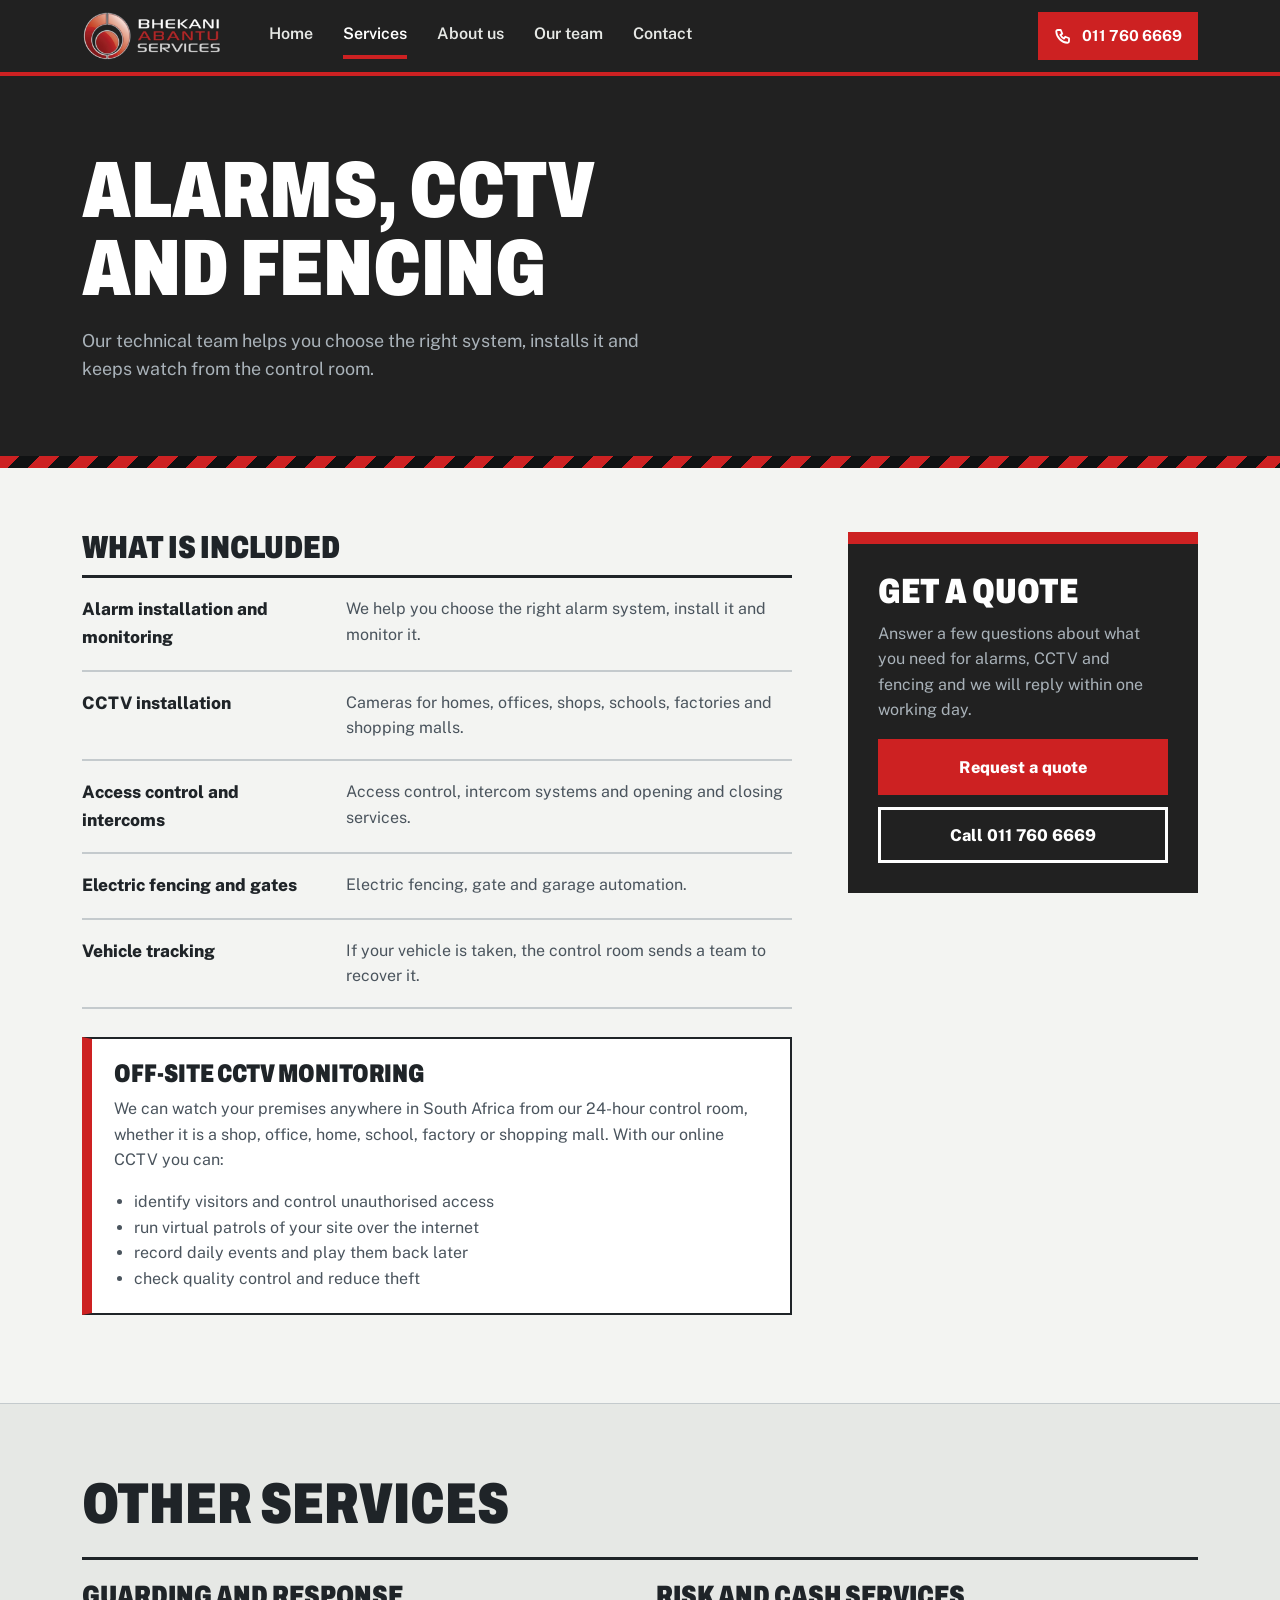
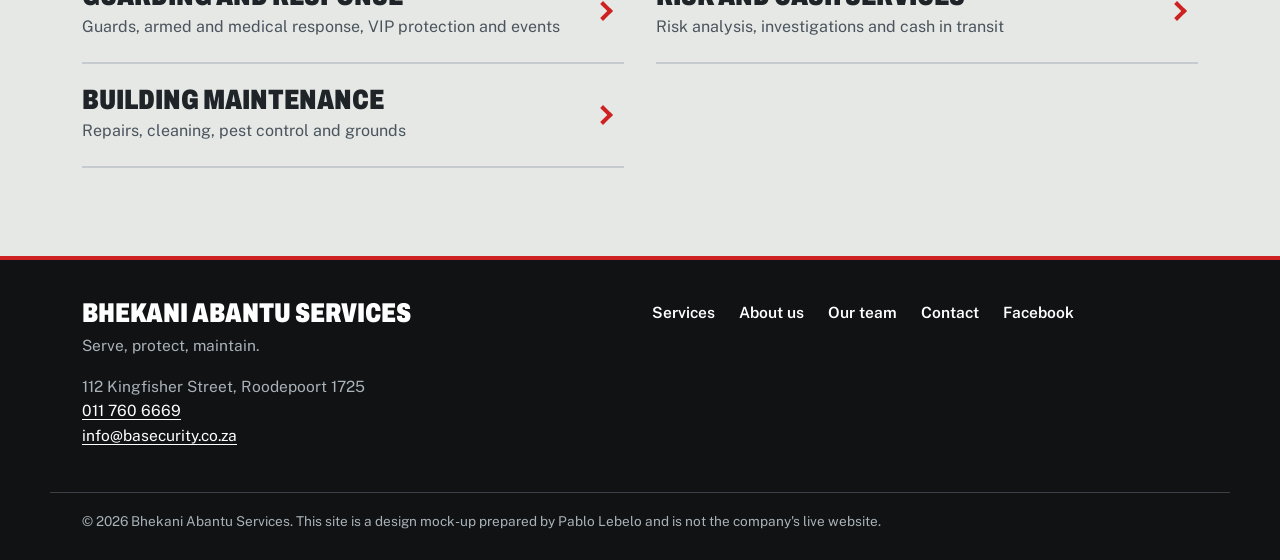
<file: service-technical.html>
<!doctype html>
<html lang="en-ZA">
<head>
  <meta charset="utf-8">
  <meta name="viewport" content="width=device-width, initial-scale=1">
  <title>Alarms, CCTV and fencing | Bhekani Abantu Services</title>
  <meta name="description" content="Our technical team helps you choose the right system, installs it and keeps watch from the control room.">
  <meta name="theme-color" content="#212121">
  <link rel="preconnect" href="https://fonts.googleapis.com">
  <link rel="preconnect" href="https://fonts.gstatic.com" crossorigin>
  <link href="https://fonts.googleapis.com/css2?family=Archivo:wdth,wght@62..125,500..900&family=Public+Sans:wght@400;500;600&display=swap" rel="stylesheet">
  <link rel="stylesheet" href="styles.css">
  <script>document.documentElement.classList.add('js');</script>
</head>
<body>
  <a class="skip" href="#main">Skip to content</a>
  <header class="site-header">
    <div class="wrap header-row">
      <a class="brand" href="index.html"><img src="images/logo.png" alt="Bhekani Abantu Services" width="460" height="170"></a>
      <nav id="site-nav" class="site-nav" aria-label="Main">
        <a href="index.html">Home</a>
        <a href="services.html" aria-current="page">Services</a>
        <a href="about.html">About us</a>
        <a href="team.html">Our team</a>
        <a href="contact.html">Contact</a>
      </nav>
      <a class="call-btn" href="tel:+27117606669">
        <svg viewBox="0 0 24 24" aria-hidden="true"><path d="M5 4h4l2 5-2.5 1.5a11 11 0 0 0 5 5L15 13l5 2v4a2 2 0 0 1-2 2A16 16 0 0 1 3 6a2 2 0 0 1 2-2Z"/></svg>
        <span class="call-lbl">Call us</span><span class="call-num">011 760 6669</span>
      </a>
      <button class="menu-btn" type="button" aria-expanded="false" aria-controls="site-nav">
        <span class="sr-only">Menu</span>
        <svg class="i-open" viewBox="0 0 24 24" aria-hidden="true"><path d="M4 7h16M4 12h16M4 17h16"/></svg>
        <svg class="i-close" viewBox="0 0 24 24" aria-hidden="true"><path d="M6 6l12 12M18 6 6 18"/></svg>
      </button>
    </div>
  </header>
  <main id="main">
    <section class="page-head">
      <div class="wrap">
        <h1>Alarms, CCTV and fencing</h1>
        <p class="lead">Our technical team helps you choose the right system, installs it and keeps watch from the control room.</p>
      </div>
    </section>

    <section class="svc">
      <div class="wrap svc-grid">
        <div class="svc-main">
          <h2 class="svc-h">What is included</h2>
          <ul class="rows">
            <li><strong>Alarm installation and monitoring</strong><span>We help you choose the right alarm system, install it and monitor it.</span></li>
            <li><strong>CCTV installation</strong><span>Cameras for homes, offices, shops, schools, factories and shopping malls.</span></li>
            <li><strong>Access control and intercoms</strong><span>Access control, intercom systems and opening and closing services.</span></li>
            <li><strong>Electric fencing and gates</strong><span>Electric fencing, gate and garage automation.</span></li>
            <li><strong>Vehicle tracking</strong><span>If your vehicle is taken, the control room sends a team to recover it.</span></li>
          </ul>
        <div class="note">
          <h2>Off-site CCTV monitoring</h2>
          <p>We can watch your premises anywhere in South Africa from our 24-hour control room, whether it is a shop, office, home, school, factory or shopping mall. With our online CCTV you can:</p>
          <ul>
            <li>identify visitors and control unauthorised access</li>
            <li>run virtual patrols of your site over the internet</li>
            <li>record daily events and play them back later</li>
            <li>check quality control and reduce theft</li>
          </ul>
        </div>
        </div>
        <aside class="svc-quote">
          <h2>Get a quote</h2>
          <p>Answer a few questions about what you need for alarms, CCTV and fencing and we will reply within one working day.</p>
          <a class="btn btn-primary" href="quote-technical.html">Request a quote</a>
          <a class="btn btn-ghost" href="tel:+27117606669">Call 011 760 6669</a>
        </aside>
      </div>
    </section>

    <section class="other">
      <div class="wrap">
        <h2 class="section-title">Other services</h2>
          <ul class="links">
            <li><a href="service-guarding.html"><strong>Guarding and response</strong><span>Guards, armed and medical response, VIP protection and events</span></a></li>
            <li><a href="service-risk.html"><strong>Risk and cash services</strong><span>Risk analysis, investigations and cash in transit</span></a></li>
            <li><a href="service-maintenance.html"><strong>Building maintenance</strong><span>Repairs, cleaning, pest control and grounds</span></a></li>
          </ul>
      </div>
    </section>
  </main>
  <footer class="site-footer">
    <div class="wrap footer-row">
      <div>
        <p class="foot-brand">Bhekani Abantu Services</p>
        <p>Serve, protect, maintain.</p>
        <p>112 Kingfisher Street, Roodepoort 1725<br><a href="tel:+27117606669">011 760 6669</a><br><a href="mailto:info@basecurity.co.za">info@basecurity.co.za</a></p>
      </div>
      <nav class="foot-nav" aria-label="Footer">
        <a href="services.html">Services</a>
        <a href="about.html">About us</a>
        <a href="team.html">Our team</a>
        <a href="contact.html">Contact</a>
        <a href="https://www.facebook.com/BhekaniAbantu/" rel="noopener">Facebook</a>
      </nav>
    </div>
    <div class="wrap legal">
      <p>&copy; 2026 Bhekani Abantu Services. This site is a design mock-up prepared by Pablo Lebelo and is not the company's live website.</p>
    </div>
  </footer>
  <script src="script.js"></script>
</body>
</html>
</file>
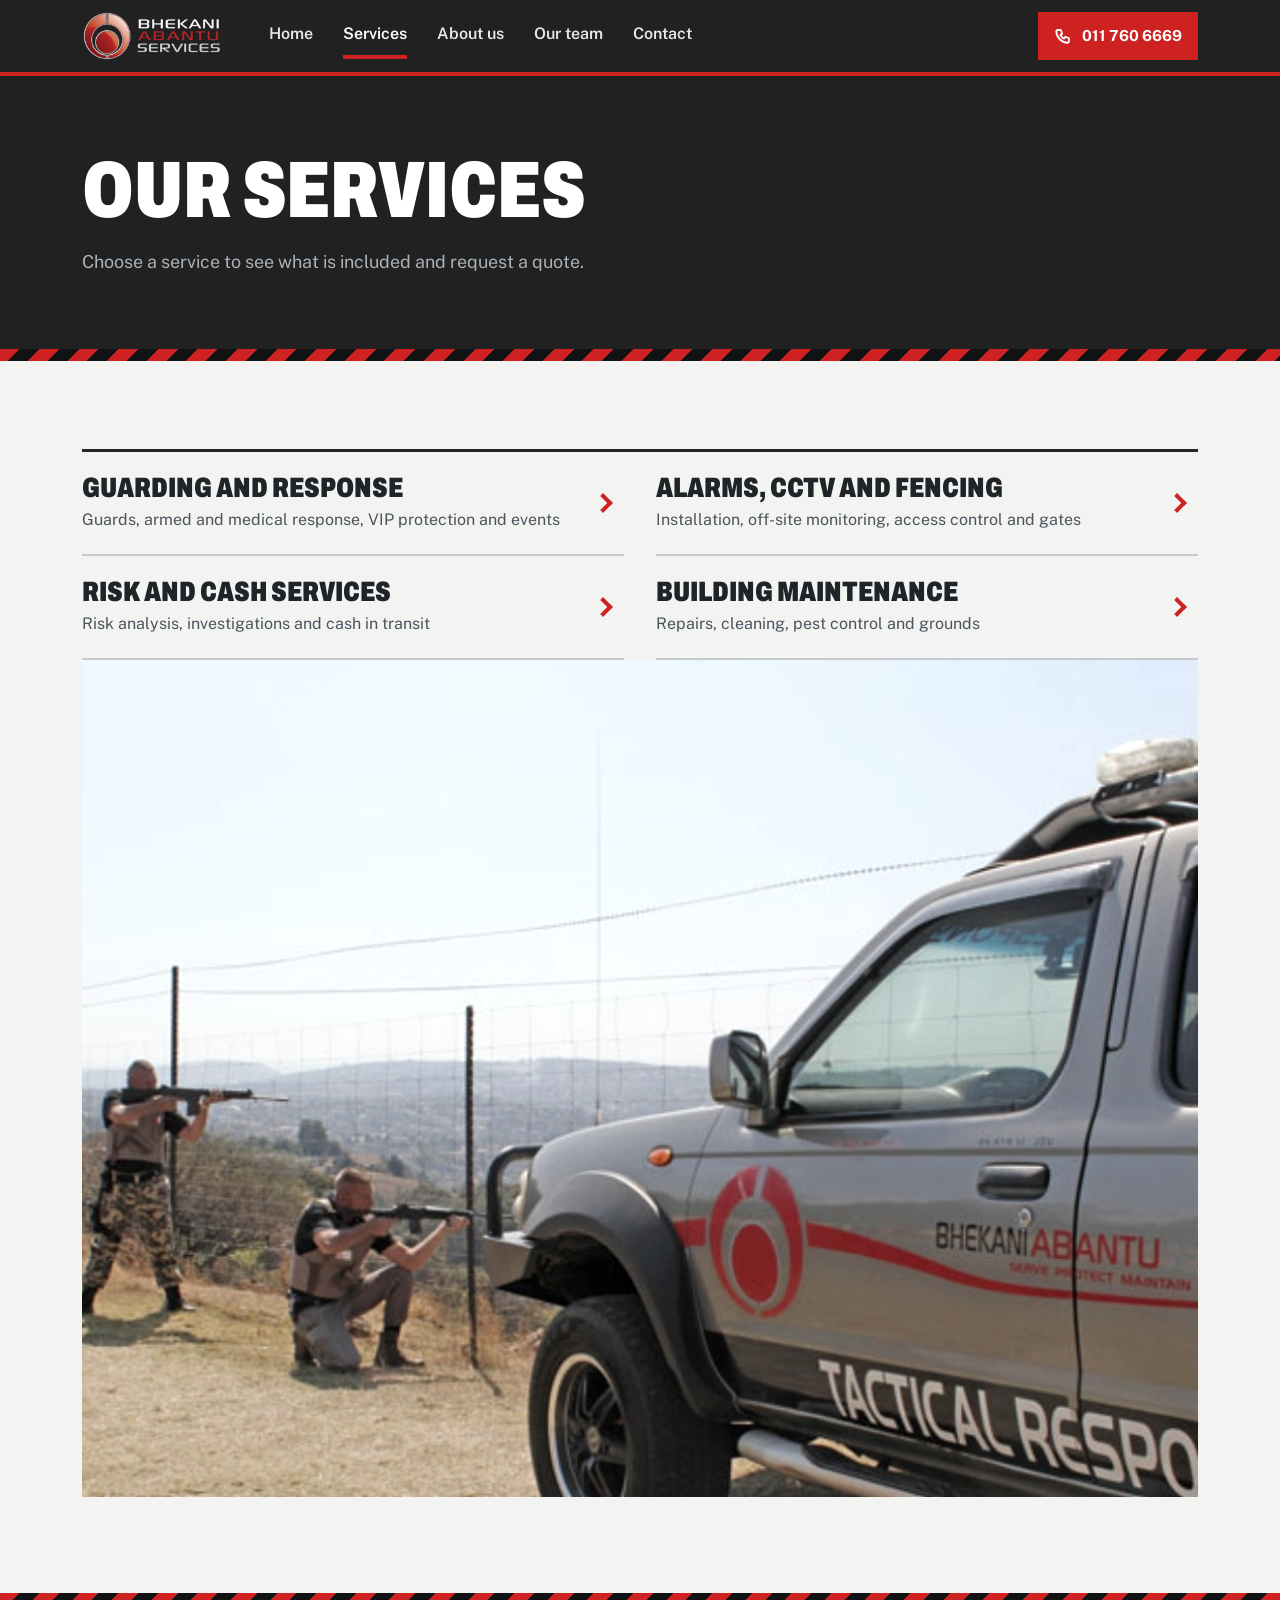
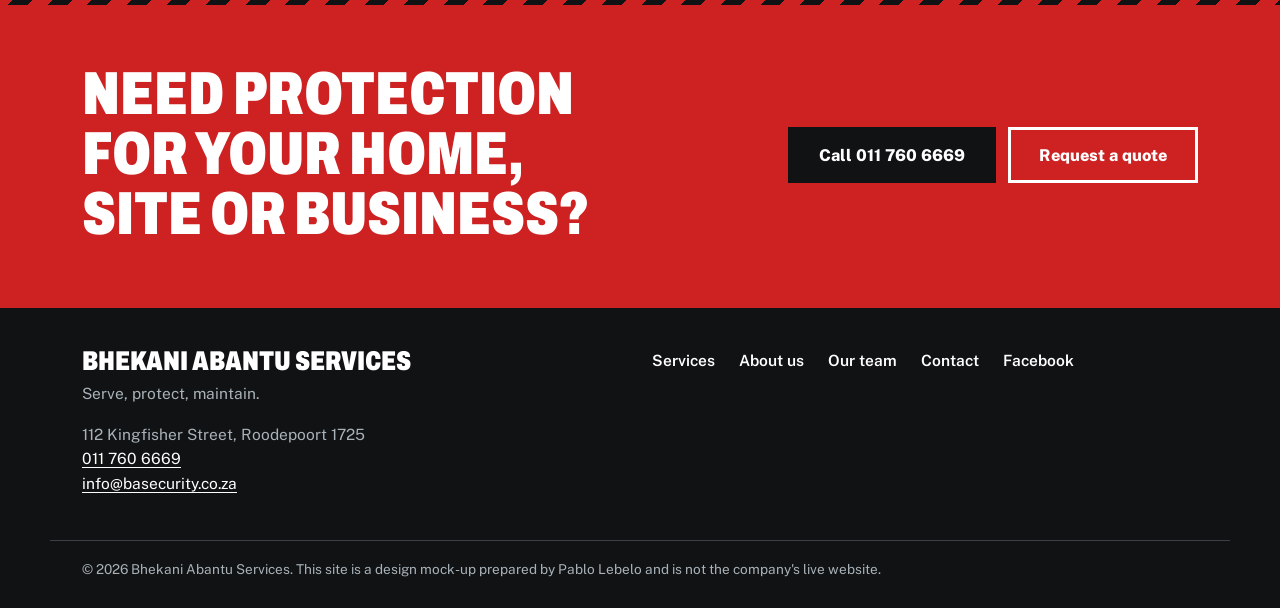
<file: services.html>
<!doctype html>
<html lang="en-ZA">
<head>
  <meta charset="utf-8">
  <meta name="viewport" content="width=device-width, initial-scale=1">
  <title>Services | Bhekani Abantu Services</title>
  <meta name="description" content="Guarding, armed and medical response, alarms, CCTV, off-site monitoring, risk management, cash in transit and building maintenance.">
  <meta name="theme-color" content="#212121">
  <link rel="preconnect" href="https://fonts.googleapis.com">
  <link rel="preconnect" href="https://fonts.gstatic.com" crossorigin>
  <link href="https://fonts.googleapis.com/css2?family=Archivo:wdth,wght@62..125,500..900&family=Public+Sans:wght@400;500;600&display=swap" rel="stylesheet">
  <link rel="stylesheet" href="styles.css">
  <script>document.documentElement.classList.add('js');</script>
</head>
<body>
  <a class="skip" href="#main">Skip to content</a>
  <header class="site-header">
    <div class="wrap header-row">
      <a class="brand" href="index.html"><img src="images/logo.png" alt="Bhekani Abantu Services" width="460" height="170"></a>
      <nav id="site-nav" class="site-nav" aria-label="Main">
        <a href="index.html">Home</a>
        <a href="services.html" aria-current="page">Services</a>
        <a href="about.html">About us</a>
        <a href="team.html">Our team</a>
        <a href="contact.html">Contact</a>
      </nav>
      <a class="call-btn" href="tel:+27117606669">
        <svg viewBox="0 0 24 24" aria-hidden="true"><path d="M5 4h4l2 5-2.5 1.5a11 11 0 0 0 5 5L15 13l5 2v4a2 2 0 0 1-2 2A16 16 0 0 1 3 6a2 2 0 0 1 2-2Z"/></svg>
        <span class="call-lbl">Call us</span><span class="call-num">011 760 6669</span>
      </a>
      <button class="menu-btn" type="button" aria-expanded="false" aria-controls="site-nav">
        <span class="sr-only">Menu</span>
        <svg class="i-open" viewBox="0 0 24 24" aria-hidden="true"><path d="M4 7h16M4 12h16M4 17h16"/></svg>
        <svg class="i-close" viewBox="0 0 24 24" aria-hidden="true"><path d="M6 6l12 12M18 6 6 18"/></svg>
      </button>
    </div>
  </header>
  <main id="main">
    <section class="page-head">
      <div class="wrap">
        <h1>Our services</h1>
        <p class="lead">Choose a service to see what is included and request a quote.</p>
      </div>
    </section>

    <section class="overview">
      <div class="wrap overview-grid">
        <div>
          <ul class="links">
            <li><a href="service-guarding.html"><strong>Guarding and response</strong><span>Guards, armed and medical response, VIP protection and events</span></a></li>
            <li><a href="service-technical.html"><strong>Alarms, CCTV and fencing</strong><span>Installation, off-site monitoring, access control and gates</span></a></li>
            <li><a href="service-risk.html"><strong>Risk and cash services</strong><span>Risk analysis, investigations and cash in transit</span></a></li>
            <li><a href="service-maintenance.html"><strong>Building maintenance</strong><span>Repairs, cleaning, pest control and grounds</span></a></li>
          </ul>
        </div>
        <figure class="photo">
          <img src="images/tactical-response.jpg" alt="Bhekani Abantu tactical response vehicle with armed officers on a training range" width="1080" height="809">
        </figure>
      </div>
    </section>

    <section class="cta">
      <div class="wrap cta-row">
        <h2>Need protection for your home, site or business?</h2>
        <div class="cta-actions">
          <a class="btn btn-primary" href="tel:+27117606669">Call 011 760 6669</a>
          <a class="btn btn-light" href="contact.html">Request a quote</a>
        </div>
      </div>
    </section>
  </main>
  <footer class="site-footer">
    <div class="wrap footer-row">
      <div>
        <p class="foot-brand">Bhekani Abantu Services</p>
        <p>Serve, protect, maintain.</p>
        <p>112 Kingfisher Street, Roodepoort 1725<br><a href="tel:+27117606669">011 760 6669</a><br><a href="mailto:info@basecurity.co.za">info@basecurity.co.za</a></p>
      </div>
      <nav class="foot-nav" aria-label="Footer">
        <a href="services.html">Services</a>
        <a href="about.html">About us</a>
        <a href="team.html">Our team</a>
        <a href="contact.html">Contact</a>
        <a href="https://www.facebook.com/BhekaniAbantu/" rel="noopener">Facebook</a>
      </nav>
    </div>
    <div class="wrap legal">
      <p>&copy; 2026 Bhekani Abantu Services. This site is a design mock-up prepared by Pablo Lebelo and is not the company's live website.</p>
    </div>
  </footer>
  <script src="script.js"></script>
</body>
</html>
</file>
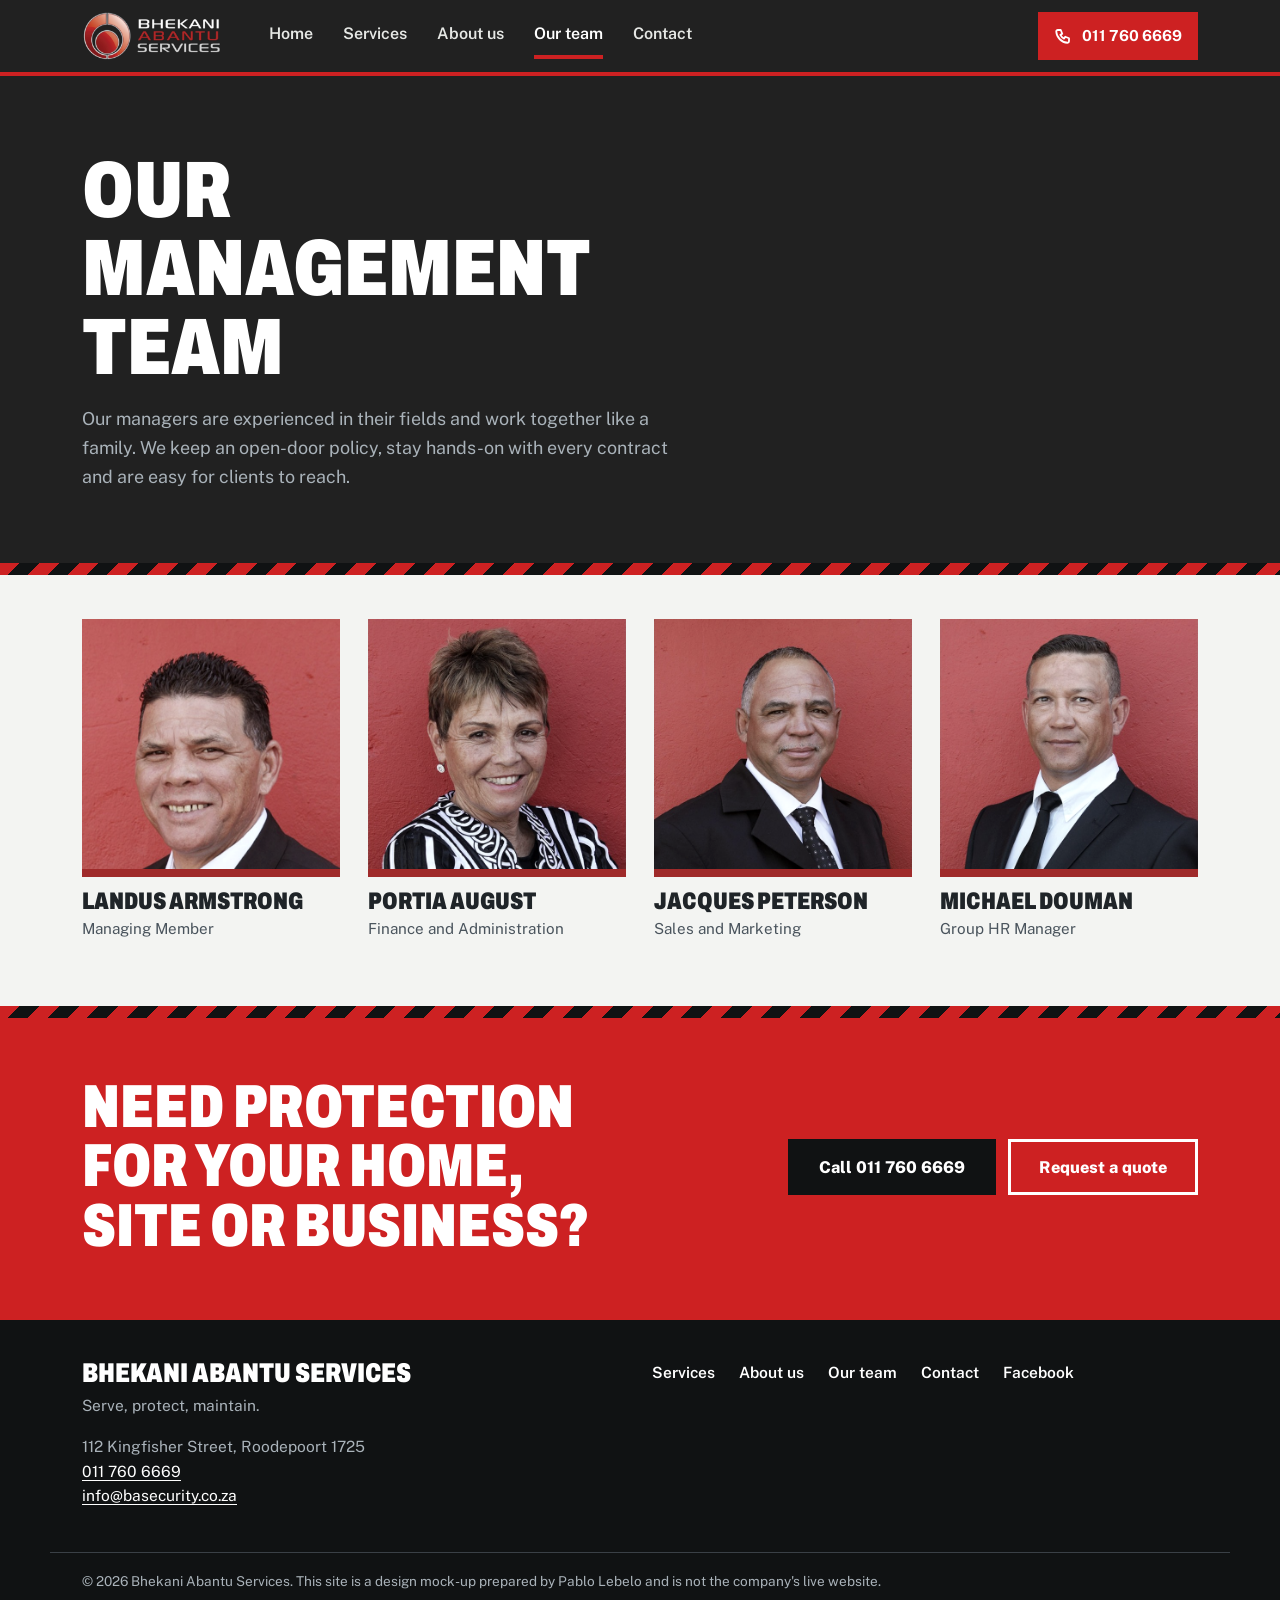
<file: team.html>
<!doctype html>
<html lang="en-ZA">
<head>
  <meta charset="utf-8">
  <meta name="viewport" content="width=device-width, initial-scale=1">
  <title>Our team | Bhekani Abantu Services</title>
  <meta name="description" content="Meet the management team at Bhekani Abantu Services.">
  <meta name="theme-color" content="#212121">
  <link rel="preconnect" href="https://fonts.googleapis.com">
  <link rel="preconnect" href="https://fonts.gstatic.com" crossorigin>
  <link href="https://fonts.googleapis.com/css2?family=Archivo:wdth,wght@62..125,500..900&family=Public+Sans:wght@400;500;600&display=swap" rel="stylesheet">
  <link rel="stylesheet" href="styles.css">
  <script>document.documentElement.classList.add('js');</script>
</head>
<body>
  <a class="skip" href="#main">Skip to content</a>
  <header class="site-header">
    <div class="wrap header-row">
      <a class="brand" href="index.html"><img src="images/logo.png" alt="Bhekani Abantu Services" width="460" height="170"></a>
      <nav id="site-nav" class="site-nav" aria-label="Main">
        <a href="index.html">Home</a>
        <a href="services.html">Services</a>
        <a href="about.html">About us</a>
        <a href="team.html" aria-current="page">Our team</a>
        <a href="contact.html">Contact</a>
      </nav>
      <a class="call-btn" href="tel:+27117606669">
        <svg viewBox="0 0 24 24" aria-hidden="true"><path d="M5 4h4l2 5-2.5 1.5a11 11 0 0 0 5 5L15 13l5 2v4a2 2 0 0 1-2 2A16 16 0 0 1 3 6a2 2 0 0 1 2-2Z"/></svg>
        <span class="call-lbl">Call us</span><span class="call-num">011 760 6669</span>
      </a>
      <button class="menu-btn" type="button" aria-expanded="false" aria-controls="site-nav">
        <span class="sr-only">Menu</span>
        <svg class="i-open" viewBox="0 0 24 24" aria-hidden="true"><path d="M4 7h16M4 12h16M4 17h16"/></svg>
        <svg class="i-close" viewBox="0 0 24 24" aria-hidden="true"><path d="M6 6l12 12M18 6 6 18"/></svg>
      </button>
    </div>
  </header>
  <main id="main">
    <section class="page-head">
      <div class="wrap">
        <h1>Our management team</h1>
        <p class="lead">Our managers are experienced in their fields and work together like a family. We keep an open-door policy, stay hands-on with every contract and are easy for clients to reach.</p>
      </div>
    </section>

    <section class="team">
      <div class="wrap">
        <ul class="people">
          <li>
            <img src="images/landus-armstrong.jpg" alt="Landus Armstrong" width="600" height="600" loading="lazy">
            <strong>Landus Armstrong</strong>
            <span>Managing Member</span>
          </li>
          <li>
            <img src="images/portia-august.jpg" alt="Portia August" width="600" height="600" loading="lazy">
            <strong>Portia August</strong>
            <span>Finance and Administration</span>
          </li>
          <li>
            <img src="images/jacques-peterson.jpg" alt="Jacques Peterson" width="600" height="600" loading="lazy">
            <strong>Jacques Peterson</strong>
            <span>Sales and Marketing</span>
          </li>
          <li>
            <img src="images/michael-douman.jpg" alt="Michael Douman" width="600" height="600" loading="lazy">
            <strong>Michael Douman</strong>
            <span>Group HR Manager</span>
          </li>
        </ul>
      </div>
    </section>

    <section class="cta">
      <div class="wrap cta-row">
        <h2>Need protection for your home, site or business?</h2>
        <div class="cta-actions">
          <a class="btn btn-primary" href="tel:+27117606669">Call 011 760 6669</a>
          <a class="btn btn-light" href="contact.html">Request a quote</a>
        </div>
      </div>
    </section>
  </main>
  <footer class="site-footer">
    <div class="wrap footer-row">
      <div>
        <p class="foot-brand">Bhekani Abantu Services</p>
        <p>Serve, protect, maintain.</p>
        <p>112 Kingfisher Street, Roodepoort 1725<br><a href="tel:+27117606669">011 760 6669</a><br><a href="mailto:info@basecurity.co.za">info@basecurity.co.za</a></p>
      </div>
      <nav class="foot-nav" aria-label="Footer">
        <a href="services.html">Services</a>
        <a href="about.html">About us</a>
        <a href="team.html">Our team</a>
        <a href="contact.html">Contact</a>
        <a href="https://www.facebook.com/BhekaniAbantu/" rel="noopener">Facebook</a>
      </nav>
    </div>
    <div class="wrap legal">
      <p>&copy; 2026 Bhekani Abantu Services. This site is a design mock-up prepared by Pablo Lebelo and is not the company's live website.</p>
    </div>
  </footer>
  <script src="script.js"></script>
</body>
</html>
</file>
<file: styles.css>
/* Hallmark: theme custom "Dispatch" | genre editorial-industrial | signature: live control-room board under the hero | inferred: security firm, call-first, hard edges, no luxury cues */
/* Critique: not elegant on purpose. Square corners, heavy condensed headlines, hazard stripes, one red. Fails if it reads soft or if the call button is ever hard to find. */
/* Waiver: display headings are uppercase (condensed, untracked); labels, nav and captions stay sentence case in the body face. */
:root {
  --red: #cd2122;
  --red-dark: #a51a1b;
  --red-hot: #ff5a5c;
  --black: #101213;
  --ink: #212121;
  --slate: #1f2428;
  --slate-2: #2f363c;
  --steel: #4a545d;
  --mute: #a9b2b9;
  --bone: #e6e8e5;
  --paper: #f3f4f2;
  --white: #ffffff;
  --line: #c4cacd;
  --line-dark: #3a4046;
  --go: #3aa56b;
  --focus: #ffbf3c;
  --scrim: rgb(12 14 16 / 0.62);
  --glass: rgb(16 18 19 / 0.97);
  --hazard: repeating-linear-gradient(135deg, var(--red) 0 14px, var(--black) 14px 28px);

  --display: "Archivo", "Arial Narrow", system-ui, sans-serif;
  --body: "Public Sans", system-ui, -apple-system, "Segoe UI", sans-serif;
  --gutter: 20px;
  --max: 1180px;
  --edge: 3px;
}

*, *::before, *::after { box-sizing: border-box; }
html { scroll-behavior: smooth; -webkit-text-size-adjust: 100%; overflow-x: clip; }
body { margin: 0; overflow-x: clip; font-family: var(--body); font-size: 1rem; line-height: 1.6; color: var(--slate); background: var(--paper); }
img, svg { display: block; max-width: 100%; height: auto; }
a { color: inherit; }
p { margin: 0 0 1em; }
h1, h2, h3 { margin: 0; min-width: 0; overflow-wrap: break-word; font-family: var(--display); font-stretch: 75%; font-weight: 900; line-height: 0.98; text-transform: uppercase; text-wrap: balance; }
:focus-visible { outline: 3px solid var(--focus); outline-offset: 2px; }

.wrap { width: 100%; max-width: var(--max); margin-inline: auto; padding-inline: var(--gutter); }
.sr-only { position: absolute; width: 1px; height: 1px; overflow: hidden; clip: rect(0 0 0 0); white-space: nowrap; }
.skip { position: absolute; left: 8px; top: -60px; z-index: 50; background: var(--white); color: var(--slate); padding: 10px 14px; }
.skip:focus { top: 8px; }

/* ---------- Header ---------- */
.site-header { position: sticky; top: 0; z-index: 20; background: var(--ink); color: var(--white); border-bottom: 4px solid var(--red); }
.header-row { position: relative; display: flex; align-items: center; gap: 10px; min-height: 72px; }
.brand { margin-right: auto; }
.brand img { height: 46px; width: auto; }

.site-nav { display: flex; flex-wrap: wrap; gap: 20px; }
.site-nav a { text-decoration: none; font-weight: 600; color: var(--bone); }
.site-nav a[aria-current="page"] { color: var(--white); }

.call-btn { display: inline-flex; align-items: center; gap: 10px; min-height: 48px; padding: 10px 16px; background: var(--red); color: var(--white); text-decoration: none; font-weight: 700; font-size: 0.95rem; white-space: nowrap; }
.call-btn:hover { background: var(--red-dark); }
.call-btn svg { width: 18px; height: 18px; fill: none; stroke: currentColor; stroke-width: 2.4; stroke-linejoin: round; }
.call-num { display: none; }

.menu-btn { display: none; align-items: center; justify-content: center; width: 48px; height: 48px; background: none; border: 2px solid var(--line-dark); color: var(--white); cursor: pointer; }
.menu-btn:hover { border-color: var(--white); }
.menu-btn svg { width: 22px; height: 22px; fill: none; stroke: currentColor; stroke-width: 2.4; stroke-linecap: square; }
.menu-btn .i-close { display: none; }
.menu-btn[aria-expanded="true"] .i-open { display: none; }
.menu-btn[aria-expanded="true"] .i-close { display: block; }

.js .menu-btn { display: inline-flex; }
.js .site-nav { display: none; position: absolute; top: 100%; left: 0; right: 0; flex-direction: column; gap: 0; padding: 0 var(--gutter) 8px; background: var(--ink); border-top: 1px solid var(--line-dark); border-bottom: 4px solid var(--red); }
.js .site-nav.open { display: flex; }
.js .site-nav a { padding: 16px 0; border-bottom: 1px solid var(--line-dark); font-size: 1.1rem; }
.js .site-nav a:last-child { border-bottom: 0; }
.js .site-nav a[aria-current="page"] { box-shadow: inset 6px 0 0 var(--red); padding-left: 18px; }

/* ---------- Buttons ---------- */
.btn { display: inline-flex; align-items: center; justify-content: center; min-height: 56px; padding: 0 28px; font: 800 1.02rem var(--body); text-decoration: none; border: var(--edge) solid transparent; cursor: pointer; transition: background-color .12s linear, color .12s linear, border-color .12s linear, transform .12s linear; }
.btn:active { transform: translateY(2px); }
.btn-primary { background: var(--red); color: var(--white); }
.btn-primary:hover { background: var(--red-dark); }
.btn-ghost { border-color: var(--slate); color: var(--slate); }
.btn-ghost:hover { background: var(--slate); color: var(--white); }
.btn-light { border-color: var(--white); color: var(--white); }
.btn-light:hover { background: var(--white); color: var(--slate); }

/* ---------- Shared type ---------- */
.lead { font-size: 1.12rem; color: var(--steel); max-width: 54ch; }
.section-title { font-size: clamp(2.1rem, 7vw, 3.6rem); max-width: 16ch; }
.section-intro { margin-top: 14px; color: var(--steel); max-width: 58ch; }

/* ---------- Page header (inner pages) ---------- */
.page-head { position: relative; background: var(--ink); color: var(--white); padding: 44px 0 52px; }
.page-head::after { content: ""; position: absolute; left: 0; right: 0; bottom: 0; height: 12px; background: var(--hazard); }
.page-head h1 { font-size: clamp(2.6rem, 9vw, 5rem); max-width: 14ch; }
.page-head .lead { margin: 18px 0 0; color: var(--mute); }

/* ---------- Home hero ---------- */
.hero { background: var(--ink); color: var(--white); padding: 36px 0 0; overflow: clip; }
.hero-grid { display: grid; grid-template-columns: minmax(0, 1fr); gap: 32px; }
.hero h1 { font-size: clamp(3rem, 11vw, 5.6rem); max-width: 10ch; }
.hero h1 em { font-style: normal; color: var(--red-hot); }
.hero .lead { margin-top: 22px; color: var(--mute); }
.hero-actions { display: flex; flex-wrap: wrap; gap: 12px; margin-top: 28px; }
.hero-actions .btn { flex: 1 1 210px; }
.hero .btn-ghost { border-color: var(--white); color: var(--white); }
.hero .btn-ghost:hover { background: var(--white); color: var(--slate); }
.hero-photo { position: relative; margin: 0 calc(var(--gutter) * -1); background: var(--black); }
.hero-photo img { width: 100%; aspect-ratio: 4 / 3; object-fit: cover; object-position: 30% 50%; filter: grayscale(0.55) contrast(1.12) brightness(0.86); }
.hero-photo::after { content: ""; position: absolute; left: 0; right: 0; bottom: 0; height: 10px; background: var(--hazard); }

/* Control room board */
.board { background: var(--black); color: var(--white); }
.board-grid { display: grid; grid-template-columns: minmax(0, 1fr); }
.board-head { padding: 22px 0 18px; border-bottom: 1px solid var(--line-dark); }
.board-title { font-size: 1.9rem; }
.board-live { margin: 6px 0 0; font-weight: 700; color: var(--go); }
.board-clock { display: none; margin: 4px 0 0; color: var(--mute); font-size: 0.95rem; font-variant-numeric: tabular-nums; }
.js .board-clock { display: block; }
.board-clock time { color: var(--white); font-weight: 700; }
.board-rows { list-style: none; margin: 0; padding: 0; display: grid; grid-template-columns: minmax(0, 1fr); }
.board-rows li { padding: 16px 0 16px 18px; border-bottom: 1px solid var(--line-dark); box-shadow: inset 6px 0 0 var(--go); padding-left: 24px; }
.board-rows strong { display: block; font-family: var(--display); font-stretch: 75%; font-weight: 800; text-transform: uppercase; font-size: 1.35rem; line-height: 1.05; }
.board-rows span { display: block; margin-top: 4px; font-size: 0.93rem; color: var(--mute); }

/* Trust strip */
.trust { background: var(--bone); border-bottom: 1px solid var(--line); padding: 28px 0; }
.trust-grid { display: grid; grid-template-columns: minmax(0, 1fr); gap: 20px; align-items: center; }
.trust-claim { margin: 0; font-size: 1.15rem; font-weight: 600; }
.trust-claim strong { font-family: var(--display); font-stretch: 75%; font-weight: 900; font-size: 1.9rem; text-transform: uppercase; line-height: 1; color: var(--red); display: block; }
.sectors { list-style: none; margin: 0; padding: 0; display: flex; flex-wrap: wrap; gap: 8px; }
.sectors li { padding: 8px 14px; border: 2px solid var(--slate); font-weight: 700; font-size: 0.95rem; }
.trust .badge { background: var(--white); padding: 10px 14px; width: 250px; }

/* Home overview (services) */
.overview { padding: 56px 0 64px; }
.overview .section-intro { margin-bottom: 28px; }
.links { list-style: none; margin: 0; padding: 0; display: grid; grid-template-columns: minmax(0, 1fr); gap: 0; border-top: var(--edge) solid var(--slate); }
.links a { display: grid; gap: 4px; padding: 22px 56px 22px 0; border-bottom: 2px solid var(--line); text-decoration: none; position: relative; transition: background-color .12s linear, color .12s linear, padding .12s linear; }
.links a::after { content: ""; position: absolute; right: 14px; top: 50%; width: 14px; height: 14px; border-top: 4px solid var(--red); border-right: 4px solid var(--red); transform: translateY(-50%) rotate(45deg); }
.links a:hover { background: var(--slate); color: var(--white); padding-left: 18px; }
.links strong { font-family: var(--display); font-stretch: 75%; font-weight: 900; text-transform: uppercase; font-size: 1.75rem; line-height: 1.02; }
.links span { color: var(--steel); }
.links a:hover span { color: var(--mute); }
.photo { margin: 0; background: var(--black); }
.photo img { width: 100%; aspect-ratio: 4 / 3; object-fit: cover; filter: grayscale(0.4) contrast(1.08); }

/* Two providers block */
.teaser { background: var(--slate); color: var(--white); padding: 56px 0; }
.teaser-grid { display: grid; grid-template-columns: minmax(0, 1fr); gap: 28px; }
.teaser .section-title { color: var(--white); }
.teaser p { color: var(--mute); max-width: 56ch; }
.teaser .pull { color: var(--white); border-left-color: var(--red); }
.teaser .btn { margin-top: 8px; }

/* CTA band */
.cta { position: relative; background: var(--red); color: var(--white); padding: 52px 0 44px; }
.cta::before { content: ""; position: absolute; left: 0; right: 0; top: 0; height: 12px; background: var(--hazard); }
.cta-row { display: grid; gap: 24px; align-items: center; }
.cta h2 { font-size: clamp(2.2rem, 7vw, 3.8rem); max-width: 16ch; }
.cta-actions { display: flex; flex-wrap: wrap; gap: 12px; }
.cta-actions .btn { flex: 1 1 210px; }
.cta .btn-primary { background: var(--black); }
.cta .btn-primary:hover { background: var(--white); color: var(--black); }

/* ---------- Services page ---------- */
.services { padding: 40px 0 64px; }
.photo-wide img { aspect-ratio: 16 / 9; }
.group { margin-top: 44px; scroll-margin-top: 100px; }
.group h2 { font-size: 2rem; padding-bottom: 12px; border-bottom: var(--edge) solid var(--slate); }
.rows { list-style: none; margin: 0; padding: 0; }
.rows li { display: grid; gap: 4px; padding: 18px 0; border-bottom: 2px solid var(--line); }
.rows strong { font-weight: 800; font-size: 1.08rem; }
.rows span { color: var(--steel); max-width: 60ch; }
.note { margin-top: 28px; padding: 22px; background: var(--white); border: 2px solid var(--slate); border-left: 10px solid var(--red); }
.note h2, .note h3 { font-size: 1.6rem; margin-bottom: 10px; }
.note p { color: var(--steel); }
.note ul { margin: 0; padding-left: 20px; color: var(--steel); }

/* ---------- About page ---------- */
.about { padding: 52px 0; }
.about-grid { display: grid; grid-template-columns: minmax(0, 1fr); gap: 36px; }
.about p { max-width: 58ch; }
.pull { margin-top: 28px; padding-left: 20px; border-left: 10px solid var(--red); font-family: var(--display); font-stretch: 75%; font-weight: 900; text-transform: uppercase; font-size: 2.1rem; line-height: 1; max-width: 16ch; }
.vm { margin: 0; background: var(--white); border: 2px solid var(--slate); align-self: start; }
.vm div { padding: 24px; }
.vm div + div { border-top: 2px solid var(--slate); }
.vm dt { font-family: var(--display); font-stretch: 75%; font-weight: 900; text-transform: uppercase; font-size: 1.7rem; margin-bottom: 8px; }
.vm dd { margin: 0; color: var(--steel); }
.values { background: var(--bone); border-block: 1px solid var(--line); padding: 52px 0; }
.value-list { list-style: none; margin: 28px 0 0; padding: 0; display: grid; grid-template-columns: minmax(0, 1fr); }
.value-list li { display: grid; gap: 2px; padding: 18px 0; border-top: 3px solid var(--slate); }
.value-list strong { font-weight: 800; font-size: 1.1rem; }
.value-list span { color: var(--steel); }
.accred { padding: 44px 0; }
.accred-row { display: grid; grid-template-columns: minmax(0, 1fr); gap: 20px; align-items: center; }
.accred-row p { margin: 0; color: var(--steel); max-width: 52ch; }
.accred-row img { width: 260px; background: var(--white); padding: 10px 14px; }

/* ---------- Team page ---------- */
.team { padding: 44px 0 64px; }
.people { list-style: none; margin: 0; padding: 0; display: grid; gap: 24px; grid-template-columns: repeat(2, minmax(0, 1fr)); }
.people img { width: 100%; aspect-ratio: 1; object-fit: cover; background: var(--red); border-bottom: 8px solid var(--red); filter: grayscale(0.35) contrast(1.05); }
.people strong { display: block; margin-top: 12px; font-family: var(--display); font-stretch: 75%; font-weight: 900; text-transform: uppercase; font-size: 1.5rem; line-height: 1; }
.people span { display: block; margin-top: 4px; color: var(--steel); font-size: 0.95rem; }

/* ---------- Contact page ---------- */
.quote { background: var(--ink); color: var(--white); padding: 44px 0 60px; }
.quote-grid { display: grid; grid-template-columns: minmax(0, 1fr); gap: 36px; }
.quote .section-title { color: var(--white); font-size: clamp(2.6rem, 9vw, 4.4rem); max-width: 11ch; }
.quote-copy > p { margin-top: 18px; color: var(--mute); max-width: 50ch; }
.contact-list { list-style: none; margin: 28px 0 0; padding: 0; }
.contact-list li { display: grid; grid-template-columns: 68px minmax(0, 1fr); gap: 12px; padding: 14px 0; border-top: 1px solid var(--line-dark); }
.contact-list span { color: var(--mute); font-size: 0.95rem; }
.contact-list a { text-underline-offset: 3px; font-weight: 700; }
.quote-copy .careers { margin-top: 24px; font-size: 0.95rem; }
.form { background: var(--white); color: var(--slate); border: var(--edge) solid var(--black); padding: 24px 20px; }
.form label { display: block; font-weight: 700; font-size: 0.95rem; margin: 16px 0 6px; }
.form .hp + label { margin-top: 0; }
.form input, .form select, .form textarea { width: 100%; font: inherit; color: var(--slate); background: var(--white); border: 2px solid var(--steel); border-radius: 0; padding: 12px; min-height: 50px; }
.form input:focus, .form select:focus, .form textarea:focus { border-color: var(--black); }
.form textarea { min-height: 112px; resize: vertical; }
.form .two { display: grid; grid-template-columns: minmax(0, 1fr); }
.form .btn { width: 100%; margin-top: 24px; }
.hp { position: absolute; left: -9999px; }

/* ---------- Footer ---------- */
.site-footer { background: var(--black); color: var(--mute); padding: 40px 0 28px; font-size: 0.97rem; border-top: 4px solid var(--red); }
.footer-row { display: grid; grid-template-columns: minmax(0, 1fr); gap: 24px; }
.foot-brand { font-family: var(--display); font-stretch: 75%; font-weight: 900; text-transform: uppercase; font-size: 1.7rem; line-height: 1; color: var(--white); margin-bottom: 6px; }
.site-footer a { color: var(--white); text-underline-offset: 3px; }
.foot-nav { display: flex; flex-wrap: wrap; gap: 10px 24px; align-content: start; }
.foot-nav a { text-decoration: none; font-weight: 600; }
.foot-nav a:hover { text-decoration: underline; }
.legal { margin-top: 28px; padding-top: 18px; border-top: 1px solid var(--line-dark); font-size: 0.85rem; }
.legal p { margin: 0; }

/* ---------- Wider screens ---------- */
@media (min-width: 480px) {
  .call-lbl { display: none; }
  .call-num { display: inline; }
}
@media (min-width: 720px) {
  :root { --gutter: 32px; }
  .trust-grid { grid-template-columns: minmax(0, 1fr) auto; gap: 20px 40px; }
  .trust-claim { grid-column: 1; }
  .sectors { grid-column: 1; }
  .trust .badge { grid-column: 2; grid-row: 1 / span 2; }
  .board-rows { grid-template-columns: repeat(2, minmax(0, 1fr)); }
  .board-rows li:nth-child(odd) { border-right: 1px solid var(--line-dark); }
  .links { grid-template-columns: repeat(2, minmax(0, 1fr)); column-gap: 32px; }
  .rows li { grid-template-columns: 240px minmax(0, 1fr); gap: 24px; }
  .value-list { grid-template-columns: repeat(2, minmax(0, 1fr)); column-gap: 40px; }
  .form { padding: 32px; }
  .form .two { grid-template-columns: repeat(2, minmax(0, 1fr)); gap: 16px; }
  .footer-row { grid-template-columns: repeat(2, minmax(0, 1fr)); }
  .cta-row { grid-template-columns: minmax(0, 1fr) auto; }
  .cta-actions .btn { flex: 0 0 auto; }
  .accred-row { grid-template-columns: minmax(0, 1fr) auto; gap: 40px; }
  .teaser-grid { grid-template-columns: repeat(2, minmax(0, 1fr)); gap: 56px; align-items: start; }
}
@media (min-width: 1000px) {
  .js .menu-btn { display: none; }
  .js .site-nav { display: flex; position: static; flex-direction: row; gap: 30px; padding: 0; background: none; border: 0; }
  .js .site-nav a { padding: 8px 0; border-bottom: 4px solid transparent; font-size: 1rem; }
  .js .site-nav a:hover { border-bottom-color: var(--mute); }
  .js .site-nav a[aria-current="page"] { box-shadow: none; padding-left: 0; border-bottom-color: var(--red); }
  .brand { margin-right: 36px; }
  .site-nav { margin-right: auto; }
  .brand img { height: 52px; }

  .hero { padding: 0; }
  .hero-grid { grid-template-columns: minmax(0, 0.95fr) minmax(0, 1.05fr); gap: 0; align-items: stretch; min-height: 560px; }
  .hero-copy { align-self: center; padding: 56px 40px 64px 0; }
  .hero-photo { margin: 0 calc((100vw - min(100vw, var(--max))) / -2 - var(--gutter)) 0 0; clip-path: polygon(10% 0, 100% 0, 100% 100%, 0 100%); }
  .hero-photo img { height: 100%; aspect-ratio: auto; object-position: 40% 50%; }
  .page-head { padding: 76px 0 84px; }
  .board-grid { grid-template-columns: 260px minmax(0, 1fr); }
  .board-head { padding: 24px 24px 24px 0; border-bottom: 0; border-right: 1px solid var(--line-dark); }
  .board-rows { grid-template-columns: repeat(4, minmax(0, 1fr)); }
  .board-rows li { border-bottom: 0; border-right: 1px solid var(--line-dark); padding: 24px 20px 24px 28px; }
  .board-rows li:last-child { border-right: 0; }
  .overview { padding: 88px 0 96px; }
  .teaser { padding: 88px 0; }
  .group { display: grid; grid-template-columns: 280px minmax(0, 1fr); gap: 40px; margin-top: 56px; }
  .group h2 { border-bottom: 0; border-top: var(--edge) solid var(--slate); padding: 14px 0 0; }
  .about { padding: 80px 0; }
  .about-grid { grid-template-columns: minmax(0, 1.1fr) minmax(0, 0.9fr); gap: 72px; }
  .values { padding: 72px 0; }
  .people { grid-template-columns: repeat(4, minmax(0, 1fr)); gap: 28px; }
  .quote { padding: 80px 0; }
  .quote-grid { grid-template-columns: minmax(0, 0.9fr) minmax(0, 1.1fr); gap: 72px; align-items: start; }
  .cta { padding: 72px 0 60px; }
}
@media (min-width: 1500px) {
  .hero-photo { margin-right: 0; }
}
@media (prefers-reduced-motion: reduce) {
  html { scroll-behavior: auto; }
  .btn, .links a { transition: none; }
}

/* ---------- Quote buttons and service form pages ---------- */
.group-btn { margin-top: 20px; }
.pick { margin-top: 28px; padding: 20px; background: var(--slate-2); border-left: 8px solid var(--red); }
.pick p { margin: 0 0 8px; color: var(--bone); }
.pick ul { margin: 0; padding-left: 20px; display: grid; gap: 6px; }
.pick a { color: var(--white); text-underline-offset: 3px; font-weight: 700; }

.qpage { background: var(--paper); padding: 32px 0 64px; }
.qpage-grid { display: grid; grid-template-columns: minmax(0, 1fr); gap: 28px; }
.qside { order: 2; }
.qside h2 { font-size: 1.7rem; margin-bottom: 10px; }
.qside ul { margin: 0 0 18px; padding-left: 20px; color: var(--steel); display: grid; gap: 4px; }
.qside p { color: var(--steel); font-size: 0.97rem; }
.qside a { color: var(--slate); font-weight: 700; text-underline-offset: 3px; }

.form-step { font-size: 1.9rem; padding-bottom: 10px; margin: 0 0 4px; border-bottom: var(--edge) solid var(--slate); }
.form-step ~ .form-step { margin-top: 36px; }
.form .field label { margin: 18px 0 6px; }
.form .hint { display: block; margin: -2px 0 8px; font-size: 0.88rem; color: var(--steel); }
.form fieldset { margin: 20px 0 0; padding: 0; border: 0; min-width: 0; }
.form legend { padding: 0; margin-bottom: 10px; font-weight: 700; font-size: 0.95rem; }
.form .req { font-weight: 400; color: var(--steel); }
.chips { display: flex; flex-wrap: wrap; gap: 8px; }
.form .chip { display: inline-flex; margin: 0; font-weight: 600; font-size: 0.95rem; cursor: pointer; }
.chip input { position: absolute; opacity: 0; width: 1px; height: 1px; }
.chip span { display: inline-flex; align-items: center; gap: 10px; min-height: 48px; padding: 8px 14px; border: 2px solid var(--steel); background: var(--white); transition: background-color .1s linear, color .1s linear, border-color .1s linear; }
.chip span::before { content: ""; width: 16px; height: 16px; flex: none; border: 2px solid var(--steel); background: var(--white); }
.chip input[type="radio"] + span::before { border-radius: 50%; }
.chip:hover span { border-color: var(--black); }
.chip input:checked + span { border-color: var(--black); background: var(--black); color: var(--white); }
.chip input:checked + span::before { border-color: var(--white); background: var(--red); box-shadow: inset 0 0 0 2px var(--black); }
.chip input:focus-visible + span { outline: 3px solid var(--focus); outline-offset: 2px; }
.form .invalid input, .form input.invalid, .form fieldset.invalid .chip span { border-color: var(--red); }
.form-error { margin: 20px 0 0; padding: 12px 14px; background: var(--red); color: var(--white); font-weight: 700; font-size: 0.95rem; }

.sent { background: var(--white); color: var(--slate); border: var(--edge) solid var(--black); border-top: 12px solid var(--go); padding: 28px 24px; }
.sent h2 { font-size: 2.3rem; margin-bottom: 12px; }
.sent p { color: var(--steel); }
.mock-note { font-size: 0.9rem; padding: 10px 12px; background: var(--bone); }
.sent:focus { outline: none; }

@media (min-width: 1000px) {
  .qpage { padding: 56px 0 88px; }
  .qpage-grid { grid-template-columns: 300px minmax(0, 1fr); gap: 56px; align-items: start; }
  .qside { order: 0; position: sticky; top: 108px; }
  .group-btn { margin-top: 24px; }
}
.qform .two { align-items: end; }

/* ---------- Single service pages ---------- */
.svc { padding: 36px 0 56px; }
.svc-grid { display: grid; grid-template-columns: minmax(0, 1fr); gap: 32px; }
.svc-main .photo-wide { margin-bottom: 32px; }
.svc-h { font-size: 2rem; padding-bottom: 12px; border-bottom: var(--edge) solid var(--slate); }
.note { margin-top: 28px; }
.svc-quote { background: var(--ink); color: var(--white); border-top: 12px solid var(--red); padding: 26px 22px; display: grid; gap: 12px; align-content: start; }
.svc-quote h2 { font-size: 2.2rem; }
.svc-quote p { margin: 0 0 4px; color: var(--mute); }
.svc-quote .btn-ghost { border-color: var(--white); color: var(--white); }
.svc-quote .btn-ghost:hover { background: var(--white); color: var(--slate); }
.other { background: var(--bone); border-top: 1px solid var(--line); padding: 52px 0 60px; }
.other .section-title { margin-bottom: 24px; }
@media (min-width: 1000px) {
  .svc { padding: 64px 0 88px; }
  .svc-grid { grid-template-columns: minmax(0, 1fr) 350px; gap: 56px; align-items: start; }
  .svc-quote { position: sticky; top: 108px; padding: 30px; }
  .other { padding: 72px 0 88px; }
}
</file>
